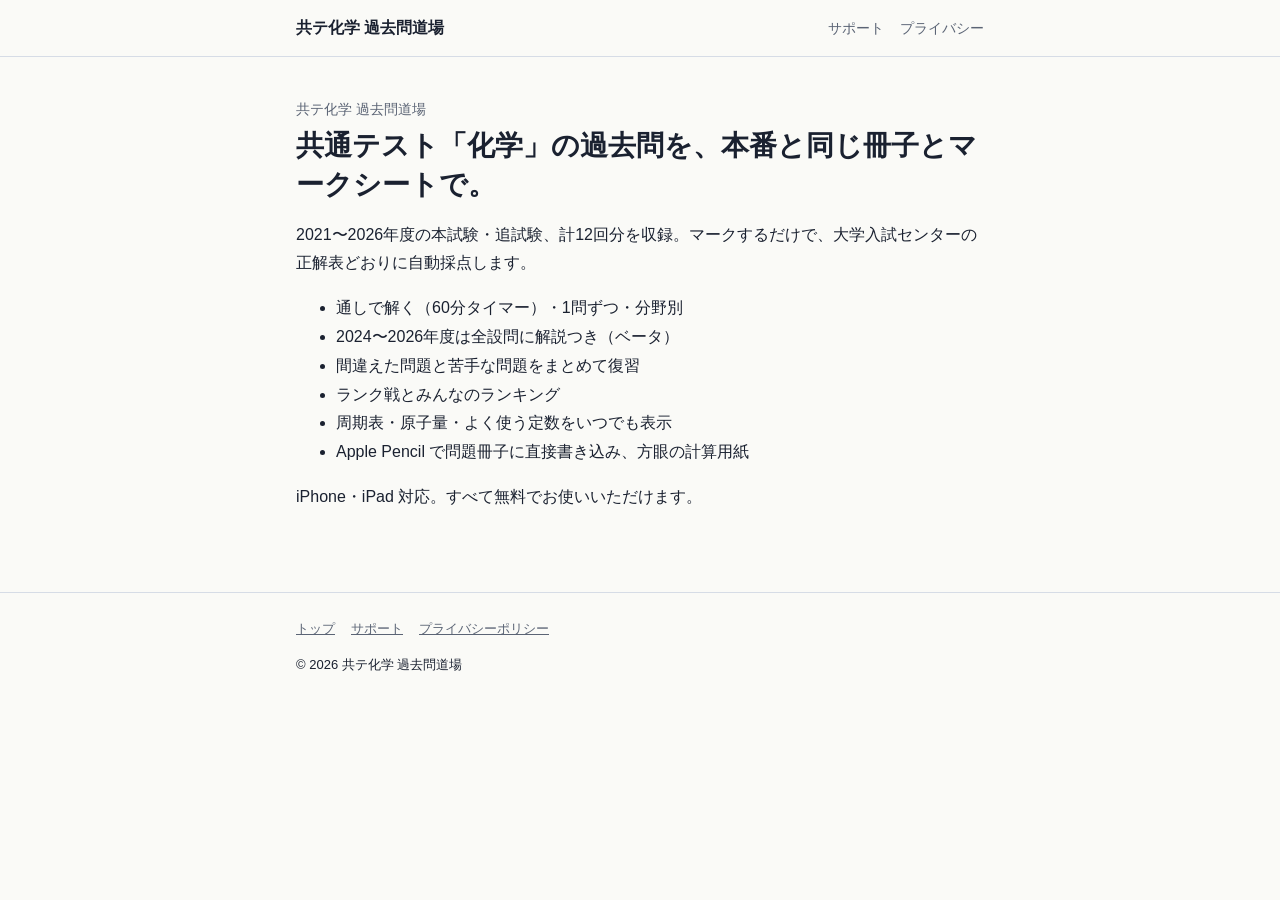
<file: index.html>
<!doctype html><html lang="ja"><head><meta charset="utf-8"><meta name="viewport" content="width=device-width,initial-scale=1"><link rel="stylesheet" href="style.css"><title>トップ｜共テ化学 過去問道場</title></head><body><header><div class="wrap"><a class="brand" href="./">共テ化学 過去問道場</a><nav><a href="support.html">サポート</a><a href="privacy.html">プライバシー</a></nav></div></header>
<main><div class="wrap">
<p class="eyebrow">共テ化学 過去問道場</p>
<h1>共通テスト「化学」の過去問を、本番と同じ冊子とマークシートで。</h1>
<p>2021〜2026年度の本試験・追試験、計12回分を収録。マークするだけで、大学入試センターの正解表どおりに自動採点します。</p>
<ul><li>通しで解く（60分タイマー）・1問ずつ・分野別</li><li>2024〜2026年度は全設問に解説つき（ベータ）</li><li>間違えた問題と苦手な問題をまとめて復習</li><li>ランク戦とみんなのランキング</li><li>周期表・原子量・よく使う定数をいつでも表示</li><li>Apple Pencil で問題冊子に直接書き込み、方眼の計算用紙</li></ul>
<p>iPhone・iPad 対応。すべて無料でお使いいただけます。</p>
</div></main><footer><div class="wrap"><a href="./">トップ</a><a href="support.html">サポート</a><a href="privacy.html">プライバシーポリシー</a><p>© 2026 共テ化学 過去問道場</p></div></footer></body></html>
</file>
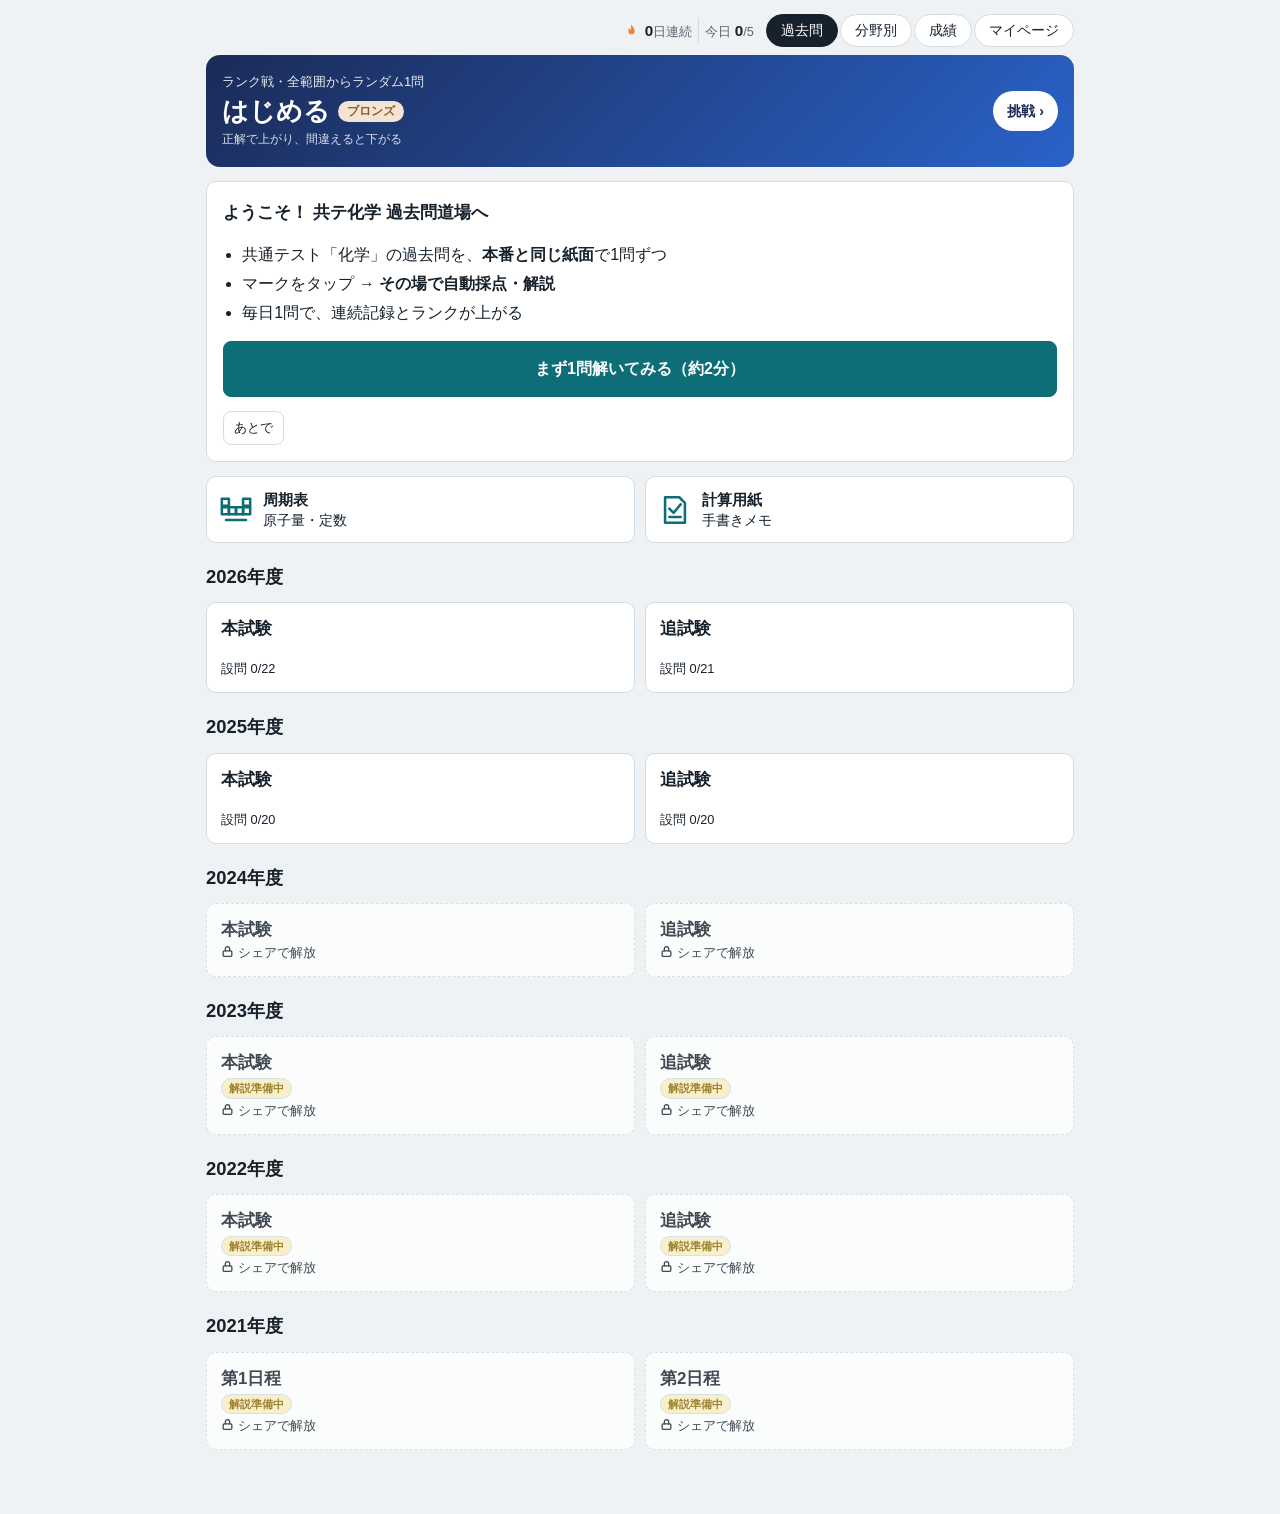
<file: app/index.html>
<!doctype html><html lang="ja"><head><meta charset="utf-8"><meta name="viewport" content="width=device-width,initial-scale=1,viewport-fit=cover"><title>共テ化学 過去問道場</title>
<style>
[hidden]{display:none!important}
:root{
 --paper:#EEF2F4;--sheet:#fff;--ink:#16212B;--muted:#5A6672;--line:#D3DCE2;
 --brand:#0E6E78;--brand-soft:#DDF0F1;--navy:#1F3A7A;
 --mark:#C8324A;--mark-soft:#FBE7EA;--ok:#1F7A5A;--ok-soft:#E1F2EA;--ng:#B4372D;--ng-soft:#FBE8E5;
 --amber:#9A6200;--amber-soft:#FBF0D9;
 --f:"Hiragino Sans","Hiragino Kaku Gothic ProN","Noto Sans JP","Yu Gothic",sans-serif;
 --mono:"Helvetica Neue","Hiragino Sans","Hiragino Kaku Gothic ProN",sans-serif;
 padding-top:env(safe-area-inset-top,0px)}
@media (prefers-color-scheme:dark){:root{--paper:#10161B;--sheet:#192229;--ink:#E5EBEF;--muted:#98A6B1;--line:#2C3A44;--brand:#4FC1CB;--brand-soft:#13343A;--navy:#93ABF2;--mark:#F06A7E;--mark-soft:#3A1D24;--ok:#5CC79B;--ok-soft:#15302A;--ng:#F08070;--ng-soft:#3A1F1B;--amber:#F2C25B;--amber-soft:#3A2F14;color-scheme:dark}}
*{box-sizing:border-box}
body{margin:0;background:var(--paper);color:var(--ink);font-family:var(--f);font-size:16px;line-height:1.7;-webkit-font-smoothing:antialiased;-webkit-tap-highlight-color:transparent}
button{font-family:inherit;color:inherit}
.wrap{max-width:900px;margin:0 auto;padding:14px 16px calc(96px + env(safe-area-inset-bottom,0px))}
header.top{display:flex;align-items:center;justify-content:space-between;gap:12px;margin-bottom:8px;min-height:24px}
.vh{position:absolute;width:1px;height:1px;overflow:hidden;clip:rect(0 0 0 0)}
.streakp{margin-left:auto;display:flex;align-items:center;gap:6px;font-size:.8rem;color:var(--muted);white-space:nowrap}.streakp b{color:var(--ink);font-size:.95rem}.streakp svg{width:15px;height:15px;fill:#F0812E}.streakp .td{border-left:1px solid var(--line);padding-left:6px}.streakp .td.ok{color:var(--ok)}
.brand h1{margin:0;font-size:1.45rem;font-weight:800;letter-spacing:.02em;line-height:1.2}
.brand h1 b{color:var(--brand)}
.brand small{display:block;font-size:.76rem;color:var(--muted)}
nav.tabs{position:fixed;left:0;right:0;bottom:0;z-index:6;display:grid;grid-template-columns:repeat(4,1fr);gap:2px;background:var(--sheet);border-top:1px solid var(--line);padding:4px 6px calc(4px + env(safe-area-inset-bottom,0px))}
nav.tabs button{border:0;border-radius:10px;background:transparent;display:flex;flex-direction:column;align-items:center;justify-content:center;gap:2px;padding:6px 2px;font-size:.7rem;min-height:54px;color:var(--muted);cursor:pointer}
nav.tabs svg{width:22px;height:22px;fill:none;stroke:currentColor;stroke-width:1.8;stroke-linecap:round;stroke-linejoin:round}
nav.tabs button[aria-current="true"]{background:var(--brand-soft);color:var(--brand)}
@media (min-width:760px){.wrap{padding-bottom:64px}nav.tabs{position:static;display:flex;border:0;padding:0;background:transparent}nav.tabs button{flex-direction:row;border:1px solid var(--line);border-radius:999px;min-height:auto;padding:6px 14px;font-size:.88rem;background:var(--sheet);color:var(--ink)}nav.tabs svg{display:none}nav.tabs button[aria-current="true"]{background:var(--ink);color:var(--sheet);border-color:var(--ink)}}
.sheet{background:var(--sheet);border:1px solid var(--line);border-radius:10px;padding:16px}
.stack{display:flex;flex-direction:column;gap:14px}
.row{display:flex;flex-wrap:wrap;gap:8px;align-items:center}
.muted{color:var(--muted)}.small{font-size:.82rem}.note{font-size:.8rem;color:var(--muted);margin:0}
.num{font-family:var(--mono);font-variant-numeric:tabular-nums}
h2{font-size:1.08rem;margin:0}h3{font-size:.95rem;margin:0}
.btn{border:1px solid var(--line);background:var(--sheet);padding:8px 14px;border-radius:8px;cursor:pointer;font-size:.9rem;min-height:42px}
.btn.sm{min-height:34px;padding:4px 10px;font-size:.8rem}
.btn.pri{background:var(--brand);border-color:var(--brand);color:#fff;font-weight:700}
.btn.big{width:100%;min-height:56px;font-size:1rem}
.btn:disabled{opacity:.45}
.seg{display:inline-flex;border:1px solid var(--line);border-radius:999px;overflow:hidden;background:var(--sheet)}
.seg button{border:0;background:transparent;padding:5px 12px;font-size:.84rem;cursor:pointer;min-height:34px}
.seg button[aria-pressed="true"]{background:var(--brand);color:#fff}
.chip{display:inline-flex;align-items:center;font-size:.72rem;border:1px solid var(--line);padding:0 8px;border-radius:999px;color:var(--muted);white-space:nowrap;line-height:1.7}
.chip.t-理論{border-color:transparent;background:#E3EAFB;color:#2A4FA8}.chip.t-無機{border-color:transparent;background:#E0F2EC;color:#1D7357}.chip.t-有機{border-color:transparent;background:#FBEBD9;color:#9A5A12}.chip.t-総合{border-color:transparent;background:#EFE5FA;color:#6B3FA8}
@media (prefers-color-scheme:dark){.chip.t-理論{background:#1E2A47;color:#9FB8F5}.chip.t-無機{background:#163329;color:#7DD5B3}.chip.t-有機{background:#3A2A16;color:#F2BE7F}.chip.t-総合{background:#2E2343;color:#C9A8F2}}
.meter{height:7px;background:var(--paper);border-radius:4px;overflow:hidden}.meter i{display:block;height:100%;background:var(--brand)}
.warn{background:var(--amber-soft);border-radius:8px;padding:10px 12px;font-size:.85rem}
.toast{position:fixed;left:50%;transform:translateX(-50%);bottom:calc(80px + env(safe-area-inset-bottom,0px));background:var(--ink);color:var(--sheet);padding:8px 16px;border-radius:999px;font-size:.86rem;z-index:30;max-width:90vw;text-align:center}
input[type=text]{font:inherit;font-size:16px;border:1px solid var(--line);background:var(--sheet);color:var(--ink);border-radius:6px;padding:6px 8px;min-width:0}
.setline{display:flex;justify-content:space-between;gap:12px;align-items:center}
/* home */
.yearh{font-weight:800;font-size:1.15rem;margin:4px 0 -4px}
.sets{display:grid;grid-template-columns:minmax(0,1fr) minmax(0,1fr);gap:10px}.setc{min-width:0}
.setc{display:flex;flex-direction:column;gap:4px;text-align:left;background:var(--sheet);border:1px solid var(--line);border-radius:10px;padding:14px;cursor:pointer;font-size:.9rem}
.setc .k{font-weight:800;font-size:1.05rem}
.setc .b{font-size:.78rem;color:var(--muted)}
.setc .sc{font-weight:800;color:var(--brand);font-size:1.1rem}
.daily{display:flex;align-items:center;gap:14px;background:var(--sheet);border:1px solid var(--line);border-radius:12px;padding:12px 14px}.daily .fire{font-size:1.05rem;white-space:nowrap;display:flex;align-items:center;gap:3px}.daily .fire svg{width:24px;height:24px;fill:#F0812E}.daily .fire b{font-size:1.4rem}.daily .goal{flex:1;display:flex;flex-direction:column;gap:5px;font-size:.95rem}.daily.ok{border-color:var(--ok)}.daily.ok .meter i{background:var(--ok)}
.tools{display:grid;grid-template-columns:1fr 1fr;gap:10px}
.tool{display:flex;gap:10px;align-items:center;text-align:left;background:var(--sheet);border:1px solid var(--line);border-radius:10px;padding:12px;cursor:pointer;font-size:.86rem;line-height:1.4}
.tool svg{flex:none;width:34px;height:34px;fill:none;stroke:var(--brand);stroke-width:1.8;stroke-linecap:round;stroke-linejoin:round}
.tool b{display:block;font-size:.95rem}
.resume{border:2px solid var(--brand)}
/* 大問リスト */
.qrow{display:grid;grid-template-columns:auto minmax(0,1fr) auto;gap:10px;align-items:center;padding:10px 0;border-top:1px solid var(--line)}
.qrow:first-child{border-top:0}
.qrow .qn{font-weight:800;width:3.4em}
.qrow .meta{font-size:.78rem;color:var(--muted)}
.topics{display:grid;grid-template-columns:1fr 1fr;gap:10px}
.topic{display:flex;flex-direction:column;gap:6px;text-align:left;background:var(--sheet);border:1px solid var(--line);border-radius:10px;padding:14px;cursor:pointer}
.topic .nm{font-weight:800;font-size:1.05rem}
.topic .d{font-size:.76rem;color:var(--muted);line-height:1.5}
/* 成績 */
.tiles{display:grid;grid-template-columns:repeat(2,1fr);gap:10px}
@media (min-width:640px){.tiles{grid-template-columns:repeat(4,1fr)}}
.tile{background:var(--sheet);border:1px solid var(--line);border-radius:10px;padding:12px}
.tile .v{font-weight:800;font-size:1.5rem;line-height:1.2}
.tile .l{font-size:.76rem;color:var(--muted)}
.hrow{display:grid;grid-template-columns:minmax(0,1fr) auto;gap:8px;align-items:center;padding:9px 0;border-top:1px solid var(--line);cursor:pointer}
.hrow .s{font-weight:800}
.trow{display:grid;grid-template-columns:4.2em minmax(0,1fr) 3.4em;gap:10px;align-items:center;font-size:.86rem}
.rkr{display:grid;grid-template-columns:2.2em minmax(0,1fr) auto;gap:8px;padding:6px 4px;border-top:1px solid var(--line);font-size:.88rem}
.rkr.me{background:var(--brand-soft);border-radius:6px}
.rkno{font-weight:800;text-align:center}
.rkscroll{max-height:320px;overflow:auto}
/* 結果 */
.score{display:flex;align-items:baseline;gap:8px}.score .big{font-size:2.6rem;font-weight:800;line-height:1;color:var(--brand)}
table.rt{width:100%;border-collapse:collapse;font-size:.86rem}
table.rt th,table.rt td{padding:6px 4px;border-bottom:1px solid var(--line);text-align:center}
.perfect{font-size:2rem;font-weight:900;color:var(--mark);letter-spacing:.08em;animation:pf .6s cubic-bezier(.2,1.6,.4,1)}@keyframes pf{from{transform:scale(.4);opacity:0}to{transform:none;opacity:1}}
table.rt th{font-weight:500;color:var(--muted);font-size:.76rem}
table.rt td.l{text-align:left}
td.okc{color:var(--ok);font-weight:800}td.ngc{color:var(--ng);font-weight:800}
/* ===== 演習画面 ===== */
body.in-exam{overflow:hidden}
body.in-exam nav.tabs,body.in-exam .wrap{display:none}
.exam{position:fixed;inset:0;z-index:8;background:var(--paper);padding-top:env(safe-area-inset-top,0px);display:flex;flex-direction:column}
.exhead{display:flex;align-items:center;gap:6px;padding:6px 8px;background:var(--sheet);border-bottom:1px solid var(--line)}
.exhead .ttl{flex:1;min-width:0;font-size:.84rem;line-height:1.25;overflow:hidden}
.exhead .ttl b{display:block;white-space:nowrap;overflow:hidden;text-overflow:ellipsis}
.exhead .ttl span{color:var(--muted);font-size:.74rem;white-space:nowrap}
.ib{border:1px solid var(--line);background:var(--sheet);border-radius:8px;min-width:42px;height:40px;padding:0 8px;font-size:.74rem;line-height:1.1;cursor:pointer;display:inline-flex;flex-direction:column;align-items:center;justify-content:center;gap:1px}
.ib svg{width:18px;height:18px;fill:none;stroke:currentColor;stroke-width:1.8;stroke-linecap:round;stroke-linejoin:round}
.ib.on{background:var(--ink);color:var(--sheet);border-color:var(--ink)}
.tmr{font-family:var(--mono);font-variant-numeric:tabular-nums;font-weight:700;font-size:.95rem;min-width:62px}
.tmr.over{color:var(--ng);border-color:var(--ng)}.tmr.paused{opacity:.55}
.exbody{flex:1;min-height:0;position:relative;display:flex}
.pane{position:relative;min-height:0;overflow:auto;-webkit-overflow-scrolling:touch}
.pdfpane{flex:1;background:#8C969E}
@media (prefers-color-scheme:dark){.pdfpane{background:#0B0F12}}
.pages{display:flex;flex-direction:column;gap:8px;padding:8px;margin:0 auto}
.pg{position:relative;background:#fff;width:100%;box-shadow:0 1px 4px rgba(0,0,0,.25)}
.clip{overflow:hidden;width:100%;background:#fff;box-shadow:0 1px 4px rgba(0,0,0,.25);flex:none}.clip .pg{box-shadow:none}
.exam.one .scorebox{display:none}.exam.one .pdfpane{background:var(--paper)}.exam.one .pages{padding-bottom:70px}.exam.one .widebtn{background:var(--sheet);color:var(--ink);border:1px solid var(--line)}
.widebtn{align-self:center;border:0;border-radius:999px;background:rgba(255,255,255,.92);color:#16212B;font:inherit;font-size:.82rem;font-weight:700;padding:6px 14px;cursor:pointer}
.pg canvas.pc{position:absolute;inset:0;width:100%;height:100%;z-index:1}
.pg .ld{position:absolute;top:40%;left:0;right:0;text-align:center;color:#999;font-size:.8rem}.pg .pno{z-index:3;position:absolute;right:6px;bottom:4px;font-size:.66rem;color:#888;font-family:var(--mono)}
.inkcv{position:absolute;left:0;top:0;pointer-events:none;z-index:2}
.zoomctl{position:sticky;bottom:10px;float:right;margin:-50px 10px 0 0;display:flex;gap:4px;z-index:3}
.zoomctl button{width:40px;height:40px;border-radius:50%;border:1px solid var(--line);background:var(--sheet);font-size:1.1rem;box-shadow:0 2px 8px rgba(0,0,0,.2);cursor:pointer}
.sheetpane{width:340px;flex:none;background:var(--sheet);border-left:1px solid var(--line);padding:10px 10px 30px}
.msec{margin-bottom:14px}
.msh{display:flex;gap:6px;align-items:center;padding:6px 2px;position:sticky;top:-10px;background:var(--sheet);z-index:1}
.msh b{font-size:.95rem}
.msh .lnk{margin-left:auto;border:0;background:none;color:var(--brand);font-size:.78rem;cursor:pointer;padding:4px}
.mrow{display:grid;grid-template-columns:30px minmax(0,1fr);gap:4px;align-items:center;padding:3px 0;border-top:1px dashed var(--line)}
.mrow .bn{font-family:var(--mono);font-weight:700;font-size:.82rem;text-align:center;background:var(--ink);color:var(--sheet);border-radius:4px;line-height:1.6}
.bubs{display:grid;grid-template-columns:repeat(10,1fr);gap:2px}
.bb{height:34px;border:0;background:none;padding:0;cursor:pointer;display:flex;align-items:center;justify-content:center}
.bb i{display:flex;align-items:center;justify-content:center;width:20px;height:29px;border:1.5px solid var(--mark);border-radius:50%;font-style:normal;font-family:var(--mono);font-size:.74rem;color:var(--mark)}
.bb.sel i{background:var(--mark);color:#fff}
.mrow.done .bb{cursor:default}
.bb.right i{border-color:var(--ok);box-shadow:0 0 0 2px var(--ok)}
.bb.sel.right i{background:var(--ok);border-color:var(--ok);color:#fff}
.bb.sel.wrong i{background:var(--ng);border-color:var(--ng)}
.mrow .res{grid-column:2;font-size:.72rem;color:var(--muted);margin-top:-2px}
.mrow .res b.o{color:var(--ok)}.mrow .res b.x{color:var(--ng)}
.gnote{font-size:.72rem;color:var(--muted);padding:0 0 2px 34px}
.gradebar{padding-top:8px}
.mpanel{display:flex;flex-direction:column;flex:none;width:340px;min-height:0;background:var(--sheet);border-left:1px solid var(--line)}
.mpanel .sheetpane{flex:1;width:auto;border-left:0}
.mhandle{display:none}
@media (max-width:899px),(orientation:portrait){
 .exbody{flex-direction:column}
 .mpanel{width:auto;border-left:0;border-top:1px solid var(--line);height:38%;box-shadow:0 -4px 14px rgba(0,0,0,.12);padding-bottom:env(safe-area-inset-bottom,0px)}
 .exam[data-p="fold"] .mpanel{height:auto}.exam[data-p="fold"] .sheetpane{display:none}
 .exam[data-p="sheet"] .mpanel{height:auto;flex:1}.exam[data-p="sheet"] .pdfpane{display:none}
 .mhandle{display:flex;align-items:center;gap:6px;padding:6px 8px;border-bottom:1px solid var(--line)}
 .mhandle b{font-size:.95rem}.mhandle .num{font-size:.85rem;color:var(--muted)}
 .mhandle .sp{flex:1}
 .mhandle button{min-width:40px;height:36px;border:1px solid var(--line);background:var(--sheet);border-radius:8px;font-size:.85rem;font-weight:700;cursor:pointer;padding:0 10px}
 .mhandle button.on{background:var(--ink);color:var(--sheet);border-color:var(--ink)}
 .exam:not([data-p="sheet"]) .msec:not(.cur){display:none}
 .exam:not([data-p="sheet"]) .msh,.exam:not([data-p="sheet"]) .gradebar{display:none}
 .sheetpane{padding:6px 10px 12px}
}
@media (orientation:portrait) and (min-width:700px){.exam:not([data-p="sheet"]) .mpanel{height:auto;max-height:34%}.exam:not([data-p="sheet"]) .msec.cur{display:grid;grid-template-columns:1fr 1fr;column-gap:18px}.exam:not([data-p="sheet"]) .msec.cur .gnote{grid-column:1/-1}}
@media (min-width:1100px) and (orientation:landscape){.mpanel{width:380px}}
/* 設問1つ：マーク欄は小さく、採点ボタンをその場に出す */
.exam.one:not([data-p="fold"]) .gradebar{display:block!important;padding:8px 0 4px}
@media (max-width:899px),(orientation:portrait){.exam.one:not([data-p="sheet"]) .mpanel{height:auto;max-height:46%}}

/* 書き込みツール */
#inkbar{position:fixed;right:calc(8px + env(safe-area-inset-right,0px));top:50%;transform:translateY(-50%);z-index:25;display:flex;flex-direction:column;gap:4px;background:var(--sheet);border:1px solid var(--line);border-radius:16px;padding:6px;box-shadow:0 6px 24px rgba(16,24,40,.22)}
#inkbar button{width:44px;height:40px;border-radius:10px;border:1.5px solid transparent;background:transparent;display:grid;place-items:center;font-size:.66rem;line-height:1.1;padding:0;cursor:pointer}
#inkbar button.on{background:var(--brand-soft);border-color:var(--brand)}
#inkbar hr{border:0;border-top:1px solid var(--line);margin:2px 4px;width:36px}
#inkbar .dot{width:18px;height:18px;border-radius:50%}
body.inkbarH #inkbar{flex-direction:row;align-items:center;top:auto;left:50%;right:auto;transform:translateX(-50%);padding:3px 5px;gap:1px;border-radius:999px;max-width:calc(100% - 16px);background:color-mix(in srgb,var(--sheet) 88%,transparent);-webkit-backdrop-filter:blur(14px);backdrop-filter:blur(14px)}
body.inkbarH #inkbar button{width:38px;height:38px;border-radius:999px}body.inkbarH #inkbar hr{width:0;height:22px;border-top:0;border-left:1px solid var(--line);margin:0 3px}
#inkbar button{color:var(--ink)}#inkbar svg{width:20px;height:20px;fill:none;stroke:currentColor;stroke-width:1.8;stroke-linecap:round;stroke-linejoin:round}#inkbar .done{width:auto!important;white-space:nowrap;padding:0 10px!important;font-size:.8rem!important;font-weight:700;color:var(--brand)}
body.inkbarH .pages{padding-bottom:64px}body.inkbarH .zoomctl{display:none}
body.inking .frank{display:flex;align-items:center;gap:10px;width:100%;padding:10px 4px;border:0;border-top:1px solid var(--line);background:none;color:var(--ink);font:inherit;cursor:pointer;text-align:left}.frank .frs{flex:1;display:flex;align-items:center;gap:8px}
.weakb{border:1px solid var(--line);background:var(--sheet);color:var(--muted);border-radius:999px;font:inherit;font-size:.74rem;padding:2px 9px;margin-left:6px;cursor:pointer;white-space:nowrap}.weakb.on,.mhandle .weakb.on{color:#B7791F;border-color:#E9B949;background:#FFF6DC}.mhandle .weakb{width:auto;height:auto}
.wkst{color:#B7791F;font-size:.74rem;font-weight:700}
.fixnote{margin:6px 8px;padding:8px 10px;border-radius:10px;background:#fff6dc;border:1px solid #f0d58a;color:#5a4300;font-size:13px;line-height:1.5}
.frgo{font-weight:700;color:var(--brand);white-space:nowrap}
.rankbtn{display:flex;align-items:center;gap:10px;width:100%;padding:14px;border:0;border-radius:12px;background:linear-gradient(120deg,#1F2F66,#2A5BC4);color:#fff;font:inherit;cursor:pointer;text-align:left}.rankbtn>span:first-child{flex:1;display:flex;flex-direction:column}.rankbtn small{opacity:.85;font-size:.78rem}.rankbtn .frgo{background:#fff;color:#1F2F66;border-radius:999px;padding:6px 12px}
#inkbar .hl{width:22px;height:10px;border-radius:3px;background:#F5C518;opacity:.75}
/* モーダル（周期表・計算用紙） */
.modal{position:fixed;inset:0;z-index:20;background:rgba(10,16,22,.45);display:flex;align-items:flex-end;justify-content:center}
@media (min-width:760px){.modal{align-items:center}}
.mbox{background:var(--sheet);width:100%;max-width:1000px;max-height:calc(100% - env(safe-area-inset-top,0px) - 20px);overflow:auto;border-radius:16px 16px 0 0;padding:12px 14px calc(16px + env(safe-area-inset-bottom,0px))}
@media (min-width:760px){.mbox{border-radius:16px;max-height:92%}}
.mhead{display:flex;align-items:center;gap:8px;position:sticky;top:-12px;background:var(--sheet);padding:4px 0 8px;z-index:2}
.mhead h2{flex:1}
.ptwrap{overflow-x:auto;-webkit-overflow-scrolling:touch;padding-bottom:4px}
.pt{display:grid;grid-template-columns:repeat(18,minmax(38px,1fr));gap:2px;min-width:700px}
.el{border:0;border-radius:4px;padding:2px 1px;text-align:center;line-height:1.1;cursor:pointer;background:#EEF1F4;color:#16212B;min-height:46px;display:flex;flex-direction:column;align-items:center;justify-content:center}
.el .z{font-size:.56rem;opacity:.7}.el .s{font-weight:800;font-size:.95rem}.el .m{font-size:.54rem;font-family:var(--mono)}
.el.nm{background:#DCE9FB}.el.tr{background:#FBEBCF}.el.ng{background:#E9DEFA}.el.hg{background:#DDF1EA}
.el.ph{background:transparent;border:1px dashed #AAB4BD;color:var(--muted);font-size:.6rem}
.el.on{outline:3px solid var(--mark)}
.el .gas{color:#2A62C9}.el .liq{color:#C8324A}
.gh{font-size:.6rem;text-align:center;color:var(--muted);align-self:end}
.ptinfo{min-height:52px;margin:8px 0;padding:8px 12px;border-radius:8px;background:var(--brand-soft);font-size:.9rem}
.ptinfo b{font-size:1.2rem}
.pthint{display:none}@media (max-width:760px){.pthint{display:block;margin-bottom:4px}}.legend{display:flex;flex-wrap:wrap;gap:6px 12px;font-size:.72rem;color:var(--muted);margin:4px 0}
.legend i{display:inline-block;width:12px;height:12px;border-radius:3px;vertical-align:-2px;margin-right:3px}
.qa{display:grid;grid-template-columns:repeat(auto-fill,minmax(84px,1fr));gap:6px}
.qa div{border:1px solid var(--line);border-radius:6px;padding:4px 6px;font-size:.84rem;display:flex;justify-content:space-between;gap:4px}
.qa b{font-weight:800}
.consts{display:grid;grid-template-columns:1fr;gap:4px;font-size:.86rem}
@media (min-width:640px){.consts{grid-template-columns:1fr 1fr}}
.consts div{border-bottom:1px solid var(--line);padding:4px 0}
.memo{position:fixed;inset:0;z-index:18;background:var(--sheet);display:flex;flex-direction:column;padding-top:env(safe-area-inset-top,0px)}
.memopad{flex:1;position:relative;overflow:hidden;touch-action:none;background-color:#FFFEF8;background-image:linear-gradient(#E4E9EE 1px,transparent 1px),linear-gradient(90deg,#E4E9EE 1px,transparent 1px);background-size:24px 24px}
@media (prefers-color-scheme:dark){.memopad{background-color:#161C21;background-image:linear-gradient(#25303A 1px,transparent 1px),linear-gradient(90deg,#25303A 1px,transparent 1px)}}
body.inking .pg{touch-action:none}
html{touch-action:manipulation}
.expl,.sx{border:1px solid var(--line);border-radius:8px;margin:6px 0;background:var(--sheet)}
.expl summary,.sx summary{list-style:none;display:flex;gap:8px;align-items:center;padding:8px 10px;cursor:pointer;font-size:.88rem}.expl summary::-webkit-details-marker,.sx summary::-webkit-details-marker{display:none}
.expl summary::after,.sx summary::after{content:'▾';margin-left:auto;color:var(--muted)}.expl[open] summary::after,.sx[open] summary::after{content:'▴'}
.expl .eans{font-size:.82rem}.ebody{padding:0 12px 12px;display:flex;flex-direction:column;gap:8px;align-items:flex-start}
.etext{line-height:1.8;font-size:.92rem;white-space:normal}.erow{font-size:.86rem}
.slist{display:flex;flex-direction:column}.sx.ng{border-color:var(--ng)}.sx .sxt{display:flex;flex-direction:column;line-height:1.35}.sx .sxa{font-size:.82rem;margin-left:auto}.sx summary::after{margin-left:6px}
.stepv{display:flex;flex-direction:column;align-items:center;gap:2px;font-size:1.5rem;font-weight:900;padding:6px 0 8px}.stepv.ok{color:var(--ok)}.stepv.ng{color:var(--ng)}.stepv .small{font-size:.78rem;font-weight:500;color:var(--muted)}
.explcard{background:var(--sheet);border-radius:10px;padding:14px;border:1px solid var(--line);display:flex;flex-direction:column;gap:8px;color:var(--ink)}
/* v1.0 追加：設問・分野・ランク戦 */
.lead{margin:0;font-size:.95rem;line-height:1.65}
.pbar{display:flex;height:7px;background:var(--paper);border-radius:4px;overflow:hidden}.pbar i{display:block;height:100%}.pbar i.ok{background:var(--ok)}.pbar i.ng{background:var(--ng);opacity:.75}
.setc .info{font-size:.8rem}.setc .foot{display:flex;justify-content:space-between;align-items:baseline;gap:6px;font-size:.8rem;flex-wrap:wrap}.setc .foot .sc{font-size:.95rem;white-space:nowrap}.setc .foot>span{white-space:nowrap}.setc .pbar{margin:4px 0 2px}
.rankcard{display:flex;align-items:center;gap:12px;text-align:left;width:100%;background:linear-gradient(135deg,#1B2B57,#2A62C9);color:#fff;border:0;border-radius:14px;padding:16px;cursor:pointer;font:inherit}
.rankcard .rkt{flex:1;display:flex;flex-direction:column;gap:4px;min-width:0}.rankcard .rkl{font-size:.82rem;opacity:.9}.rankcard .rkv{display:flex;align-items:center;gap:8px}.rankcard .rkv b{font-size:1.6rem;line-height:1.1}.rankcard .rks{font-size:.78rem;opacity:.85}
.rankcard .rkbar{height:6px;background:rgba(255,255,255,.25);border-radius:3px;overflow:hidden}.rankcard .rkbar i{display:block;height:100%;background:#FFD54A}
.rankcard .rkgo{background:#fff;color:#1B2B57;font-weight:800;border-radius:999px;padding:8px 14px;white-space:nowrap;font-size:.9rem}
.tierb{display:inline-block;font-size:.74rem;font-weight:800;padding:1px 9px;border-radius:999px;line-height:1.6}
.tb0{color:#8A5A2B;background:#F3E4D4}.tb1{color:#56616D;background:#E4E8EE}.tb2{color:#8A6700;background:#FBEFC2}.tb3{color:#1C7772;background:#D6F1EE}.tb4{color:#2A62C9;background:#DDE8FB}.tb5{color:#7A3FC0;background:#ECE0FA}.tb6{color:#B0263A;background:#FBDDE1}
.facts{display:flex;flex-wrap:wrap;gap:6px}.facts span{background:var(--paper);border-radius:6px;padding:2px 10px;font-size:.85rem;font-weight:700}.facts .best{background:var(--brand-soft);color:var(--brand)}
.hint{margin:4px 0 6px;font-size:.84rem}
.qblk{border-top:1px solid var(--line);padding:4px 0 10px}.qblk .qrow{border-top:0}.qm{font-size:.8rem;margin-left:4px}
.subs{display:grid;grid-template-columns:repeat(auto-fill,minmax(112px,1fr));gap:6px}
.subb{display:flex;flex-direction:column;align-items:flex-start;gap:0;text-align:left;border:1px solid var(--line);background:var(--sheet);color:var(--ink);border-radius:8px;padding:6px 9px;cursor:pointer;font:inherit;line-height:1.35}
.subb b{font-size:.92rem}.subb span{font-size:.74rem}.subb.ok{border-color:var(--ok);background:var(--ok-soft)}.subb.ng{border-color:var(--ng);background:var(--ng-soft)}
.pageh{font-size:1.25rem}
.bigf{display:grid;gap:10px}@media (min-width:640px){.bigf{grid-template-columns:repeat(3,1fr)}}
.bigc{display:flex;flex-direction:column;gap:8px;text-align:left;background:var(--sheet);color:var(--ink);border:1px solid var(--line);border-radius:12px;padding:14px;cursor:pointer;font:inherit}
.bigc .bh,.fhead{display:flex;justify-content:space-between;align-items:center;gap:8px}.bigc .bh .chip{font-size:1rem;padding:2px 12px}.bigc .bd{font-size:.86rem;line-height:1.5}
.bigc .bf{display:flex;gap:12px;font-size:.82rem;align-items:center}.bigc .bf .chev{margin-left:auto}
.chev{font-size:1.3rem;color:var(--muted);line-height:1}
.tlist{display:flex;flex-direction:column;background:var(--sheet);border:1px solid var(--line);border-radius:12px;overflow:hidden}
.srow{display:flex;align-items:center;gap:12px;padding:13px 14px;border:0;border-top:1px solid var(--line);background:none;color:var(--ink);text-align:left;cursor:pointer;font:inherit}.srow:first-child{border-top:0}
.srow .sbody{flex:1;display:flex;flex-direction:column;gap:6px;min-width:0}.srow .snm{font-weight:700}.srow .scnt{display:flex;flex-direction:column;align-items:flex-end;font-size:.86rem;line-height:1.3}
.yg{font-weight:800;font-size:.9rem;margin:10px 0 2px}.yg:first-child{margin-top:0}
.qline{display:flex;align-items:center;gap:10px;width:100%;padding:9px 2px;border:0;border-top:1px solid var(--line);background:none;color:var(--ink);text-align:left;cursor:pointer;font:inherit}.qline>span:nth-child(2){flex:1}
.mk{width:1.6em;height:1.6em;border-radius:50%;display:inline-flex;align-items:center;justify-content:center;font-weight:800;background:var(--paper);font-size:.85rem}.mk.ok{background:var(--ok-soft);color:var(--ok)}.mk.ng{background:var(--ng-soft);color:var(--ng)}
.verdict{text-align:center;align-items:stretch}.verdict.ok{border:2px solid var(--ok)}.verdict.ng{border:2px solid var(--ng)}
.verdict .vsub{display:flex;flex-wrap:wrap;gap:6px;justify-content:center;align-items:center;font-size:.9rem}.verdict .vbig{font-size:2rem;font-weight:900}.verdict.ok .vbig{color:var(--ok)}.verdict.ng .vbig{color:var(--ng)}.verdict .row{justify-content:center}
.ratebox{display:flex;justify-content:center;align-items:center;gap:10px;background:var(--paper);border-radius:10px;padding:10px;flex-wrap:wrap}.ratebox b{font-size:1.5rem}.ratebox .up{color:var(--ok);font-weight:800}.ratebox .dn{color:var(--ng);font-weight:800}
.sheet.ratebox{background:var(--sheet)}
.promo{font-weight:900;font-size:1.15rem;color:#8A6700;background:#FBEFC2;border-radius:10px;padding:8px}
.rkbar2{flex-basis:100%;height:6px;background:var(--line);border-radius:3px;overflow:hidden}.rkbar2 i{display:block;height:100%;background:#E2B100}
.fcard{display:flex;flex-direction:column;gap:8px;text-align:left;color:var(--ink);font:inherit;cursor:pointer;width:100%}.fcard>span{width:100%;box-sizing:border-box}.bigc>span,.srow .sbody>span{width:100%}
.frow{display:grid;grid-template-columns:minmax(0,9em) minmax(0,1fr) 3.2em;gap:10px;align-items:center;font-size:.86rem;padding:3px 0}
.dlrow{display:flex;justify-content:space-between;align-items:center;gap:8px;padding:8px 0;border-top:1px solid var(--line)}
#inkbar .wl{display:block;width:18px;margin:0 auto 2px;background:currentColor;border-radius:3px}
.chip.beta{font-size:.68rem;padding:0 7px;vertical-align:middle;background:#FBEFC2;color:#8A6700;font-weight:700}
.setc.lock{opacity:.8;border-style:dashed}
details.sheet summary{cursor:pointer;padding:2px 0}
details.sheet[open] summary{margin-bottom:8px}
.tip{display:flex;gap:8px;align-items:flex-start;background:var(--sheet);border:1px solid var(--line);border-left:4px solid var(--brand);border-radius:10px;padding:10px 12px;font-size:.88rem;line-height:1.6}
.tipx{border:0;background:none;font-size:1rem;color:inherit;opacity:.5;padding:0 4px;margin-left:auto;cursor:pointer}
.rkhead{display:flex;justify-content:space-between;align-items:center;gap:8px}
.linkb{border:0;background:none;color:var(--brand);font-size:.85rem;padding:4px 0;cursor:pointer;max-width:55%;overflow:hidden;text-overflow:ellipsis;white-space:nowrap}
.rkme{display:flex;gap:16px;align-items:center;background:var(--brand-soft);border-radius:12px;padding:14px 16px}
.rkpos{display:flex;align-items:baseline;gap:2px;white-space:nowrap}.rkpos b{font-size:2.2rem;line-height:1;color:var(--brand)}.rkpos span{font-weight:700}.rkpos small{color:var(--muted);margin-left:6px;font-size:.8rem}
.rkmine{flex:1;min-width:0;display:flex;flex-direction:column;gap:4px}.rkmine b{font-size:1.15rem}
.rbar{display:block;height:8px;border-radius:99px;background:var(--line);overflow:hidden}.rbar i{display:block;height:100%;background:var(--brand);border-radius:99px}
.rklist{display:flex;flex-direction:column;gap:2px;margin-top:4px}
.rk2{display:grid;grid-template-columns:1.8em minmax(0,7em) minmax(0,1fr) 3.6em;gap:10px;align-items:center;padding:7px 6px;border-radius:8px;font-size:.9rem}
.rk2 .rbar{height:6px}.rk2.me{background:var(--brand-soft);font-weight:700}.rkn{overflow:hidden;text-overflow:ellipsis;white-space:nowrap}.rkn small{font-weight:400;color:var(--muted)}
.rkval{text-align:right;white-space:nowrap;font-weight:700}.rkval small{font-size:.75rem;font-weight:400;color:var(--muted);margin-left:2px}
.rkcard .seg{display:flex;width:100%}.rkcard .seg button{flex:1;padding:6px 4px}
.rkpos{min-width:4.6em;justify-content:center}
.rkmine b small{font-size:.8rem;font-weight:400;color:var(--muted);margin-left:3px}
.rkno{font-weight:800;text-align:center}.rkno.t1{color:#C9A227}.rkno.t2{color:#8E9AA6}.rkno.t3{color:#B87333}
.rkgap{text-align:center;color:var(--muted);line-height:1}
.tiles.tiles3{grid-template-columns:repeat(3,1fr)}.tile .v small{font-size:.8rem}
.fbig{width:100%;background:none;border:0;padding:6px 0;text-align:left;color:inherit;font:inherit;cursor:pointer}
.frow.fbig{grid-template-columns:4.4em minmax(0,1fr) 3.2em;padding:8px 0}
</style></head><body>
<div class="wrap">
 <header class="top">
  <h1 class="vh">共テ化学 過去問道場</h1><div class="streakp" id="streakP"></div>
  <nav class="tabs" id="tabs">
   <button data-v="home"><svg viewBox="0 0 24 24"><path d="M4 4h11l5 5v11H4z"/><path d="M15 4v5h5"/><path d="M8 13h8M8 17h5"/></svg>過去問</button>
   <button data-v="topic"><svg viewBox="0 0 24 24"><path d="M9 3h6M10 3v6l-5 9a2 2 0 0 0 2 3h10a2 2 0 0 0 2-3l-5-9V3"/><path d="M7 15h10"/></svg>分野別</button>
   <button data-v="stats"><svg viewBox="0 0 24 24"><path d="M4 20V10M10 20V4M16 20v-7M22 20H2"/></svg>成績</button>
   <button data-v="settings"><svg viewBox="0 0 24 24"><circle cx="12" cy="8" r="4"/><path d="M4 21c0-4.4 3.6-7 8-7s8 2.6 8 7"/></svg>マイページ</button>
  </nav>
 </header>
 <main id="app"></main>
</div>
<div id="examRoot"></div>
<div class="toast" id="toast" hidden></div>
<script>
'use strict';
/* ================= 収録データ（正解・配点は大学入試センター公表の正解表どおり） =================
 書式: 「大問.設問」のあと「解答番号=正解/配点」。13-14=1-3 は順序を問わず両方正解で得点、18+19+20=8+0+4 は全部正解で得点 */
const SETS=[
 {id:'k26',sub:'1.1@1:0.437:r1 1.2@2:0.121:r3 1.3@2:0.395:r3 1.4@3:0.121:r1 1.5@5:0.121:r2 2.1@7:0.176:r4 2.2@7:0.505:r5 2.3@8:0.121:r6 2.4@9:0.121:r7 3.1@12:0.176:i1 3.2@12:0.313:i1 3.3@13:0.121:i2 3.4@14:0.121:i3 3.5@15:0.121:i4 4.1@18:0.176:o4 4.2@19:0.121:o5 4.3@20:0.121:o5 4.4@21:0.121:o6 4.5@22:0.121:o6 5.1@24:0.203:i3 5.2@26:0.121:o7 5.3@28:0.121:o2',y:2026,kind:'本試験',file:'k26-booklet.pdf',pages:[1,7,12,18,24],tp:['理論','理論','無機','有機','総合'],
  key:'1.1 1=2/3 1.2 2=3/3 1.3 3=3/3 1.4 4=1/3 1.5 5=3/4 6=2/4 2.1 7=3/3 2.2 8=3/4 2.3 9=1/4 2.4 10=4/3 11=2/3 12=2/3 3.1 13=1/3 3.2 14=2/3 3.3 15=1/3 3.4 16=5/3 3.5 17=3/4 18=4/4 4.1 19=1/3 4.2 20=5/4 4.3 21=3/2 22=1/1 4.4 23=4/4 4.5 24=6/3 25=3/1 26=2/1 27=4/1 5.1 28=3/3 29=4/3 5.2 30=5/3 31=5/4 5.3 32=2/3 33=8/4'},
 {id:'k26t',sub:'1.1@1:0.491:r1 1.2@2:0.121:r3 1.3@3:0.121:r3 1.4@4:0.121:r2 1.5@6:0.121:r2 2.1@8:0.176:r6 2.2@8:0.423:r7 2.3@9:0.121:r6 2.4@10:0.121:r6 3.1@13:0.176:i5 3.2@13:0.437:i1 3.3@14:0.121:i2 3.4@15:0.121:i6 4.1@17:0.176:o1 4.2@18:0.121:o4 4.3@19:0.121:o4 4.4@21:0.121:o6 5.1@23:0.231:i3 5.2@23:0.533:i4 5.3@24:0.121:r2 5.4@25:0.121:o7',y:2026,kind:'追試験',file:'k26t-booklet.pdf',pages:[1,8,13,17,23],tp:['理論','理論','無機','有機','総合'],
  key:'1.1 1=2/3 1.2 2=5/3 1.3 3=1/3 1.4 4=3/3 1.5 5=1/4 6=3/4 2.1 7=1/3 2.2 8=2/3 2.3 9=2/4 2.4 10=4/3 11=2/3 12=2/4 3.1 13=2/3 3.2 14=4/3 3.3 15=5/3 3.4 16=4/4 17=1/3 18=8/4 4.1 19=4/3 20=4/2 4.2 21=4/3 4.3 22=1/2 23=5/2 24=2/2 25=4/3 4.4 26=3/3 5.1 27=4/3 5.2 28=2/3 5.3 29=3/4 5.4 30=1/3 31=2/3 32=5/4'},
 {id:'k25',sub:'1.1@2:0.382:r1 1.2@3:0.121:r2 1.3@4:0.121:r3 1.4@5:0.121:r3 1.5@6:0.121:r3 2.1@9:0.176:r4 2.2@9:0.505:r5 2.3@10:0.121:r7 2.4@11:0.121:r6 3.1@15:0.176:i3 3.2@15:0.478:i1 3.3@16:0.121:i5 3.4@17:0.121:i1 4.1@20:0.176:o2 4.2@21:0.121:o5 4.3@22:0.121:o6 4.4@23:0.121:o1 5.1@26:0.395:o1 5.2@28:0.121:o7 5.3@30:0.121:i3 6.1@35:0.45:o1 6.2@37:0.121:o7 6.3@39:0.121:i3',y:2025,kind:'本試験',file:'k25-booklet.pdf',pages:[2,9,15,20,26,35],tp:['理論','理論','無機','有機','総合','総合'],
  key:'1.1 1=2/3 1.2 2=1/3 1.3 3=5/4 1.4 4=2/3 1.5 5=1/3 6=1/4 2.1 7=3/3 2.2 8=2/3 2.3 9=4/4 2.4 10=5/3 11=3/4 12=4/3 3.1 13=2/3 3.2 14=3/3 3.3 15=2/3 3.4 16=3/3 17=5/4 18+19+20=8+0+4/4 4.1 21=2/3 4.2 22=5/4 4.3 23=4/3 4.4 24=5/3 25=6/1 26=1/1 27=9/1 28=3/4 5.1 29=3/3 5.2 30=4/4 5.3 31=4/3 32=1/3 33=1/4 34=3/3 6.1 35=3/3 6.2 36=4/4 6.3 37=4/3 38=1/3 39=6/4 40=3/3'},
 {id:'k25t',sub:'1.1@2:0.382:r1 1.2@3:0.121:r1 1.3@4:0.121:r2 1.4@6:0.121:r3 2.1@8:0.176:i7 2.2@8:0.395:i1 2.3@9:0.121:i2 2.4@11:0.121:i6 3.1@15:0.176:o1 3.2@16:0.121:o1 3.3@17:0.121:o7 3.4@18:0.121:o2 3.5@19:0.121:o3 4.1@23:0.203:i2 4.2@25:0.121:i3 4.3@26:0.121:o4 5.1@32:0.286:r4 5.2@33:0.121:r7 5.3@34:0.121:r6 5.4@36:0.121:r5 6.1@39:0.34:r4 6.2@40:0.121:r7 6.3@41:0.121:r6 6.4@43:0.121:r5',y:2025,kind:'追試験',file:'k25t-booklet.pdf',pages:[2,8,15,23,32,39],tp:['理論','無機','有機','総合','総合','総合'],
  key:'1.1 1=2/3 1.2 2=2/3 1.3 3=2/4 1.4 4=4/3 5=3/3 6=1/4 2.1 7=4/3 2.2 8=3/3 2.3 9=7/3 2.4 10=3/3 11=5/4 12=1/4 3.1 13=2/3 3.2 14=5/4 3.3 15=1/3 3.4 16=5/3 3.5 17=3/3 18=4/4 4.1 19=3/2 20+21=5+2/3 22=5/3 4.2 23=1/3 4.3 24=3/3 25=4/3 26=4/3 5.1 27=3/3 5.2 28=4/4 5.3 29=3/3 30=2/3 5.4 31=2/3 32=6/4 6.1 33=5/3 6.2 34=4/4 6.3 35=3/3 36=2/3 6.4 37=2/3 38=6/4'},
 {id:'k24',sub:'1.1@1:0.491:r1 1.2@2:0.121:r2 1.3@3:0.121:r3 1.4@4:0.121:r2 2.1@7:0.176:r4 2.2@8:0.121:r6 2.3@9:0.121:r5 2.4@10:0.121:r7 3.1@14:0.176:i7 3.2@14:0.533:i1 3.3@15:0.121:i6 3.4@16:0.121:i6 4.1@19:0.176:o2 4.2@19:0.579:o7 4.3@20:0.121:o6 4.4@21:0.121:o4 5.1@26:0:r1 5.2@26:0:r1 5.3@29:0.121:r1',y:2024,kind:'本試験',file:'k24-booklet.pdf',pages:[1,7,14,19,26],tp:['理論','理論','無機','有機','総合'],
  key:'1.1 1=4/3 1.2 2=1/4 1.3 3=4/3 1.4 4=4/3 5=3/3 6=5/4 2.1 7=1/3 2.2 8=3/3 2.3 9=4/3 2.4 10=4/4 11=2/4 12=4/3 3.1 13-14=1-3/4 3.2 15=4/3 3.3 16=3/2 17=4/2 3.4 18=3/3 19=5/3 20=2/3 4.1 21=3/4 4.2 22=1/3 4.3 23=7/4 4.4 24=2/3 25=2/3 26=5/3 5.1 27=4/4 5.2 28=3/4 5.3 29=4/4 30=2/4 31=1/4'},
 {id:'k24t',sub:'1.1@1:0.491:r7 1.2@2:0.121:r1 1.3@2:0.533:r2 1.4@3:0.121:r3 2.1@5:0.176:r6 2.2@6:0.121:r6 2.3@6:0.478:r6 2.4@7:0.121:r5 3.1@10:0.176:i1 3.2@11:0.121:i4 3.3@12:0.121:i3 4.1@15:0.176:o4 4.2@16:0.121:o7 4.3@17:0.121:o5 4.4@19:0.121:o3 5.1@21:0:o7 5.2@21:0:o6 5.3@21:0:o7',y:2024,kind:'追試験',file:'k24t-booklet.pdf',pages:[1,5,10,15,21],tp:['理論','理論','無機','有機','総合'],
  key:'1.1 1=2/3 1.2 2=2/3 1.3 3=3/4 1.4 4=4/3 5=3/3 6=5/4 2.1 7=3/3 2.2 8=7/3 2.3 9=2/4 2.4 10=4/3 11=1/3 12=1/4 3.1 13=8/4 3.2 14=3/4 3.3 15=3/4 16=2/4 17=5/4 4.1 18=5/3 4.2 19=4/3 4.3 20=3/3 21=3/4 4.4 22=2/3 23=1/4 5.1 24=3/4 5.2 25=4/4 26=1/4 5.3 27=3/4 28=4/4'},
 {id:'k23',sub:'1.1@1:0.545:r1 1.2@2:0.121:r2 1.3@3:0.121:r2 1.4@4:0.121:r1 2.1@7:0.176:r4 2.2@7:0.483:r5 2.3@8:0.476:r6 2.4@9:0.121:r6 3.1@12:0.176:i1 3.2@13:0.121:i4 3.3@14:0.121:i2 4.1@16:0.176:o2 4.2@16:0.589:o4 4.3@17:0.121:o7 4.4@18:0.121:o3 5.1@21:0.119:i1 5.2@22:0.34:r7 5.3@23:0.121:i1',y:2023,kind:'本試験',file:'k23-booklet.pdf',pages:[1, 7, 12, 16, 21],tp:['理論','理論','無機','有機','総合'],
  key:'1.1 1=3/3 1.2 2=6/3 1.3 3=2/4 1.4 4=2/2 5=1/2 6=2/3 7+8=2+1/3 2.1 9=6/3 2.2 10~11=3~4/4 2.3 12=4/4 2.4 13=4/3 14=6/3 15=5/3 3.1 16=4/4 3.2 17-18=3-5/4 3.3 19=5/2 20=2/2 21=3/4 22=4/4 4.1 23=2/3 4.2 24=2/4 4.3 25=4/4 4.4 26+27+28=0+2+0/3 29=3/3 30=4/3 5.1 31=2/4 32=1/4 5.2 33=3/4 5.3 34=3/4 35=4/4'},
 {id:'k23t',sub:'1.1@1:0.491:r1 1.2@2:0.121:r2 1.3@2:0.49:r3 1.4@3:0.121:r2 1.5@4:0.121:r3 2.1@6:0.176:r4 2.2@7:0.121:r5 2.3@8:0.121:r7 2.4@9:0.121:r4 3.1@13:0.176:i1 3.2@13:0.423:i5 3.3@14:0.121:i3 3.4@15:0.121:i3 4.1@17:0.176:o1 4.2@17:0.507:o4 4.3@18:0.121:o7 4.4@19:0.121:o2 5.1@21:0.119:o7 5.2@23:0.121:o7 5.3@23:0.492:r3 5.4@24:0.121:r3',y:2023,kind:'追試験',file:'k23t-booklet.pdf',pages:[1, 6, 13, 17, 21],tp:['理論','理論','無機','有機','総合'],
  key:'1.1 1=4/3 1.2 2=3/3 1.3 3=3/3 1.4 4=1/3 1.5 5=2/4 6=4/4 2.1 7=4/4 2.2 8=4/4 2.3 9=2/4 2.4 10=2/4 11=3/4 3.1 12=3/4 3.2 13-14=3-5/4 3.3 15=3/4 3.4 16+17=4+2/4 18=4/4 4.1 19=3/3 4.2 20=2/3 4.3 21=5/4 4.4 22=4/2 23=1/4 24=1/4 5.1 25=4/4 5.2 26=2/4 5.3 27=1/4 5.4 28+29+30=2+5+3/4 31=5/4'},
 {id:'k22',sub:'1.1@1:0.518:r1 1.2@2:0.121:r1 1.3@3:0.121:r2 1.4@4:0.121:r1 1.5@5:0.121:r3 2.1@7:0.176:r4 2.2@7:0.395:r7 2.3@8:0.121:r6 2.4@9:0.121:r4 3.1@11:0.176:i2 3.2@12:0.121:i2 3.3@13:0.121:i6 4.1@15:0.176:o1 4.2@15:0.477:o4 4.3@16:0.121:o7 4.4@17:0.121:o2 5.1@20:0.119:o1 5.2@21:0.121:o5',y:2022,kind:'本試験',file:'k22-booklet.pdf',pages:[1, 7, 11, 15, 20],tp:['理論','理論','無機','有機','総合'],
  key:'1.1 1=2/3 1.2 2=2/3 1.3 3=4/4 1.4 4=4/3 1.5 5=2/3 6=3/4 2.1 7=3/3 2.2 8=3/3 2.3 9=1/3 2.4 10=4/4 11=4/3 12=4/4 3.1 13=3/4 3.2 14=1/4 3.3 15=5/4 16=1/4 17=2/4 4.1 18=4/3 4.2 19=2/2 20=2/2 4.3 21=5/4 4.4 22=2/2 23=5/3 24=4/4,3:2 5.1 25=3/4 5.2 26=4/4 27=3/4 28+29+30=3+2+8/4 31+32+33=2+5+5/4'},
 {id:'k22t',sub:'1.1@1:0.491:r1 1.2@2:0.121:r2 1.3@3:0.121:r2 1.4@4:0.121:r3 2.1@6:0.176:r6 2.2@6:0.532:r5 2.3@7:0.121:r6 2.4@8:0.121:r6 3.1@10:0.176:i1 3.2@11:0.121:i7 3.3@12:0.121:i2 4.1@14:0.176:o2 4.2@15:0.121:o5 4.3@15:0.284:o7 4.4@16:0.121:o1 5.1@18:0.119:o4 5.2@20:0.121:i3 5.3@21:0.121:i3',y:2022,kind:'追試験',file:'k22t-booklet.pdf',pages:[1, 6, 10, 14, 18],tp:['理論','理論','無機','有機','総合'],
  key:'1.1 1=1/3 1.2 2=3/4 1.3 3=7/4 1.4 4+5=4+0/3 6=3/3 7=3/3 2.1 8=4/3 2.2 9=2/3 2.3 10=2/4 2.4 11=1/3 12=5/3 13~14=3~5/4 3.1 15=1/4 3.2 16=1/2 17=2/2 3.3 18=4/4 19=3/4 20=4/4 4.1 21=3/4 4.2 22=2/4 4.3 23=3/4 4.4 24=3/3 25+26+27=2+4+2/2 28=2/3 5.1 29=4/4 30~31=2~6/4 5.2 32=2/4 5.3 33=3/4 34=1/4'},
 {id:'k21',sub:'1.1@1:0.468:r1 1.2@2:0.121:r1 1.3@2:0.353:r3 1.4@3:0.121:r2 2.1@6:0.176:r4 2.2@7:0.121:r5 2.3@8:0.121:r4 3.1@11:0.176:i2 3.2@12:0.121:i2 3.3@13:0.121:i3 4.1@15:0.176:o4 4.2@16:0.121:o3 4.3@17:0.121:o2 4.4@18:0.121:o7 4.5@19:0.121:o6 5.1@20:0.119:o6 5.2@22:0.121:o6 5.3@23:0.121:o6',y:2021,kind:'第1日程',file:'k21-booklet.pdf',pages:[1, 6, 11, 15, 20],tp:['理論','理論','無機','有機','総合'],
  key:'1.1 1=1/4 1.2 2=5/4 1.3 3=2/4 1.4 4+5=4+2/4 6=1/4 2.1 7=3/4 2.2 8=3/4 2.3 9=1/4 10=2/4 11=4/4 3.1 12=3/4 3.2 13=3/2 14=4/2 3.3 15=3/4 16=1/4 17=4/4 4.1 18=1/4 4.2 19=3/3 4.3 20=3/3 21=2/3 4.4 22=1/3 4.5 23=2/4 5.1 24=4/4 25=2/3 26=4/3 5.2 27=1/3 5.3 28=4/4 29=1/3'},
 {id:'k21b',sub:'1.1@1:0.468:r1 1.2@2:0.121:r2 1.3@3:0.121:r3 1.4@4:0.121:r3 2.1@8:0.176:r5 2.2@9:0.121:r7 2.3@10:0.121:r6 3.1@14:0.176:i7 3.2@15:0.121:i2 3.3@16:0.121:i4 3.4@18:0.121:i1 4.1@20:0.176:o2 4.2@21:0.121:o5 4.3@22:0.121:o4 4.4@24:0.121:o7 4.5@25:0.121:o6 5.1@26:0.119:r7 5.2@28:0.121:r7',y:2021,kind:'第2日程',file:'k21b-booklet.pdf',pages:[1, 8, 14, 20, 26],tp:['理論','理論','無機','有機','総合'],
  key:'1.1 1=1/4 1.2 2=3/4 1.3 3=5/4 1.4 4=3/4 5=5/4 2.1 6=2/4 2.2 7+8+9=7+9+8/4 2.3 10=2/4 11=1/4 12=2/4 3.1 13=3/4 3.2 14=2/4 3.3 15=4/4 3.4 16=1/4 17=3/4 4.1 18=1/3 4.2 19=5/4 4.3 20=2/1 21=4/1 22=5/1 23=4/3 4.4 24=4/4 4.5 25=3/3 5.1 26=2/4 27+28=4+2/4 5.2 29=2/2 30=4/2 31=3/4 32=1/4'},
];
/* 正解表の文字列を「採点の単位（item）」に分解する */
function parseKey(k){const items=[];let q=0,s=0;
 k.trim().split(/\s+/).forEach(t=>{const m=t.match(/^(\d)\.(\d)$/);if(m){q=+m[1];s=+m[2];return}
  const [lhs,rest0]=t.split('=');const [rest,altS]=rest0.split(',');const [ans,pts]=rest.split('/');
  let mode='one',boxes,a,each=false;
  if(lhs.includes('~')){mode='any';each=true;boxes=lhs.split('~').map(Number);a=ans.split('~').map(Number)}
  else if(lhs.includes('-')){mode='any';boxes=lhs.split('-').map(Number);a=ans.split('-').map(Number)}
  else if(lhs.includes('+')){mode='all';boxes=lhs.split('+').map(Number);a=ans.split('+').map(Number)}
  else{boxes=[+lhs];a=[+ans]}
  const it={q,s,boxes,a,pts:+pts,mode};if(each)it.each=true;if(altS){const [x,y]=altS.split(':');it.alt={[+x]:+y}}items.push(it)});return items}
SETS.forEach(st=>{st.items=parseKey(st.key);st.nq=Math.max(...st.items.map(i=>i.q));st.elective=st.nq===6;
 st.name=`${st.y}年度 ${st.kind}`;st.short=`${st.y} ${st.kind.replace('験','')}`;
 st.subs=(st.sub||'').split(' ').filter(Boolean).map(t=>{const m=t.match(/^(\d)\.(\d)@(\d+):([\d.]+):(\w+)$/);return{st,q:+m[1],s:+m[2],pg:+m[3],y:+m[4],f:m[5],id:st.id+':'+m[1]+'.'+m[2]}})});
/* 設問ごとの切り出し範囲（問題冊子PDFの文字位置と印刷範囲から計測）。ページ:上:下（0〜1）。x は左右の余白を除く範囲 */
const CROP={"k26":{"x":[0.103,0.903],"c":"1.1=1:0.355:0.6424 1.2=2:0.0971:0.3547 1.3=2:0.3717:0.6538 1.4=3:0.0971:0.6721,4:0.1016:0.3867 1.5=5:0.0971:0.7269,6:0.1016:0.8753 2.1=7:0.094:0.4621 2.2=7:0.4815:0.7383 2.3=8:0.0971:0.6835 2.4=9:0.0971:0.8958,10:0.1016:0.6127,11:0.1016:0.4073 3.1=12:0.094:0.2726 3.2=12:0.2893:0.5191 3.3=13:0.0971:0.2726 3.4=14:0.0971:0.3274 3.5=15:0.0971:0.6287,16:0.1016:0.6013,17:0.0993:0.4347 4.1=18:0.094:0.6949 4.2=19:0.0971:0.5831 4.3=20:0.0971:0.3821 4.4=21:0.0971:0.494 4.5=22:0.0971:0.9004,23:0.1016:0.6995 5.1=24:0.094:0.599,25:0.1016:0.5488 5.2=26:0.0971:0.6607,27:0.0993:0.8433 5.3=28:0.0971:0.6287,29:0.1016:0.4347"},"k26t":{"x":[0.103,0.903],"c":"1.1=1:0.409:0.6424 1.2=2:0.0971:0.3547 1.3=3:0.0971:0.2931 1.4=4:0.0971:0.7908,5:0.0993:0.2178 1.5=6:0.0971:0.9027,7:0.1016:0.9027 2.1=8:0.094:0.3776 2.2=8:0.3991:0.5465 2.3=9:0.0971:0.4369 2.4=10:0.0971:0.7383,11:0.1016:0.6858,12:0.1016:0.7543 3.1=13:0.094:0.3936 3.2=13:0.4129:0.615 3.3=14:0.0971:0.6561 3.4=15:0.0971:0.9027,16:0.1016:0.8319 4.1=17:0.094:0.8342 4.2=18:0.0971:0.5739 4.3=19:0.0971:0.6287,20:0.1016:0.3799 4.4=21:0.0971:0.5831,22:0.0993:0.8867 5.1=23:0.094:0.494 5.2=23:0.5089:0.7657 5.3=24:0.0971:0.4643 5.4=25:0.0971:0.8365,26:0.0993:0.8045,27:0.1016:0.5808"},"k25":{"x":[0.103,0.903],"c":"1.1=2:0.3:0.5054 1.2=3:0.0971:0.7497 1.3=4:0.0971:0.4643 1.4=5:0.0971:0.4895 1.5=6:0.0971:0.8205,7:0.1039:0.526,8:0.1016:0.6424 2.1=9:0.094:0.4621 2.2=9:0.4815:0.8205 2.3=10:0.0971:0.7474 2.4=11:0.0971:0.7452,12:0.1016:0.5009,13:0.1016:0.5168,14:0.1016:0.6744 3.1=15:0.094:0.4369 3.2=15:0.454:0.8753 3.3=16:0.0971:0.6242 3.4=17:0.0971:0.6561,18:0.1016:0.4643,19:0.0947:0.7497 4.1=20:0.094:0.4643 4.2=21:0.0971:0.9004 4.3=22:0.0971:0.3547 4.4=23:0.0971:0.4895,24:0.1016:0.8981,25:0.1016:0.5853 5.1=26:0.204:0.8182,27:0.1016:0.5032 5.2=28:0.0971:0.6401,29:0.0993:0.8936 5.3=30:0.0971:0.4369,31:0.1016:0.4164,32:0.1016:0.8433,33:0.1016:0.4712,34:0.1016:0.4917 6.1=35:0.166:0.873,36:0.1016:0.5032 6.2=37:0.0971:0.6401,38:0.0993:0.8936 6.3=39:0.0971:0.4369,40:0.1016:0.4164,41:0.1016:0.8433,42:0.1016:0.4712,43:0.1016:0.4917"},"k25t":{"x":[0.103,0.897],"c":"1.1=2:0.3:0.5876 1.2=3:0.0971:0.8502 1.3=4:0.0971:0.7452,5:0.1016:0.7726 1.4=6:0.0971:0.8479,7:0.1016:0.7269 2.1=8:0.094:0.3547 2.2=8:0.3717:0.6789 2.3=9:0.0971:0.7931,10:0.0993:0.3662 2.4=11:0.0971:0.7885,12:0.1016:0.8045,13:0.1016:0.4392,14:0.1016:0.8479 3.1=15:0.094:0.752 3.2=16:0.0971:0.9004 3.3=17:0.0971:0.3502 3.4=18:0.0971:0.8159 3.5=19:0.0971:0.736,20:0.1016:0.4095,21:0.1016:0.8159,22:0.1016:0.4438 4.1=23:0.094:0.8205,24:0.1016:0.3821 4.2=25:0.0971:0.6835 4.3=26:0.0971:0.6858,27:0.1016:0.9004,28:0.1016:0.7018,29:0.1016:0.4347,30:0.1016:0.8159,31:0.0993:0.3114 5.1=32:0.204:0.8045 5.2=33:0.0971:0.6013 5.3=34:0.0971:0.8456,35:0.1016:0.6653 5.4=36:0.0971:0.7497,37:0.1016:0.8205,38:0.1016:0.4575 6.1=39:0.166:0.8319 6.2=40:0.0971:0.6013 6.3=41:0.0971:0.8456,42:0.1016:0.6653 6.4=43:0.0971:0.7497,44:0.1016:0.8205,45:0.1016:0.4575"},"k24":{"x":[0.103,0.903],"c":"1.1=1:0.409:0.6698 1.2=2:0.0971:0.3 1.3=3:0.0971:0.5305 1.4=4:0.0971:0.8502,5:0.1016:0.8137,6:0.1016:0.3547 2.1=7:0.094:0.7566 2.2=8:0.0971:0.4643 2.3=9:0.0971:0.873 2.4=10:0.0971:0.357,11:0.1016:0.8068,12:0.1016:0.752,13:0.1016:0.4073 3.1=14:0.094:0.494 3.2=14:0.5089:0.8205 3.3=15:0.0971:0.4506 3.4=16:0.0971:0.7223,17:0.1016:0.4917,18:0.1016:0.8091 4.1=19:0.094:0.5328 4.2=19:0.5555:0.8365 4.3=20:0.0971:0.6219 4.4=21:0.0971:0.5694,22:0.1016:0.357,23:0.1016:0.7429,24:0.1016:0.3776,25:0.1016:0.7109 5.1=26:0.094:0.7132,27:0.1039:0.6264 5.2=28:0.0971:0.5739 5.3=29:0.0971:0.7611,30:0.1039:0.6812,31:0.1016:0.7885,32:0.1016:0.9004,33:0.1016:0.8616"},"k24t":{"x":[0.103,0.903],"c":"1.1=1:0.409:0.6972 1.2=2:0.0971:0.494 1.3=2:0.5089:0.6561 1.4=3:0.0971:0.7954,4:0.1016:0.9027 2.1=5:0.094:0.7383 2.2=6:0.0971:0.4369 2.3=6:0.454:0.7657 2.4=7:0.0971:0.7223,8:0.1016:0.8981,9:0.1016:0.5191 3.1=10:0.094:0.6675 3.2=11:0.0971:0.6972 3.3=12:0.0971:0.6538,13:0.1016:0.5579,14:0.1016:0.6835 4.1=15:0.094:0.4895 4.2=16:0.0971:0.357 4.3=17:0.0971:0.7703,18:0.0993:0.4506 4.4=19:0.0971:0.7954,20:0.0993:0.6013 5.1=21:0.0742:0.82,22:0.1016:0.3662 5.2=23:0.0971:0.6447,24:0.1016:0.7018 5.3=25:0.0971:0.7817,26:0.0947:0.5808,27:0.1016:0.4095,28:0.1039:0.7931"}};
SETS.forEach(st=>{const c=CROP[st.id];if(!c)return;st.cx=c.x;c.c.split(' ').forEach(t=>{const[k,v]=t.split('=');const[q,sn]=k.split('.').map(Number);const x=st.subs.find(z=>z.q===q&&z.s===sn);if(x){x.rg=v.split(',').map(a=>a.split(':').map(Number));x.pg=x.rg[0][0];x.y=x.rg[0][1]}})});
/* 解説（アプリ作成。設問ごと） */
/*EXPL*/const EXPL={"k24:1.1": "配位結合は、一方の原子が「非共有電子対」を相手に提供してできる共有結合。\n① NH₄⁺：NH₃ の N の非共有電子対が H⁺ に配位。② H₃O⁺：H₂O の O の非共有電子対が H⁺ に配位。③ [Ag(NH₃)₂]⁺：NH₃ が Ag⁺ に配位（錯イオン）。\n④ ギ酸イオン HCOO⁻ は、ギ酸 HCOOH から H⁺ が取れただけで、配位結合はない → 正解", "k24:1.2": "液体：16 g ÷ 0.42 g/cm³ ≒ 38 cm³\n気体：16 g は 1.0 mol。V = nRT/P = 1.0 × 8.3×10³ × 300 ÷ 1.0×10⁵ = 24.9 L = 2.49×10⁴ cm³\n2.49×10⁴ ÷ 38 ≒ 6.5×10² 倍 → ①\n（cm³ と L の単位をそろえるのがポイント。1 L = 1000 cm³）", "k24:1.3": "すき間の大きさは ろ紙 ＞ セロハン（半透膜）。\n・砂：ろ紙も通れない。\n・トリプシン（コロイド粒子）：ろ紙は通れるが、セロハンは通れない。\n・グルコース（小さな分子）：どちらも通れる。\nろ紙を通過：グルコース・トリプシン、セロハンを通過：グルコース → ④", "k24:1.4": "ａ 誤りは ④。9×10⁴ Pa は 1.01×10⁵ Pa より低い。圧力が低いと蒸気圧曲線上の温度も低くなるので、水は 100 ℃ より「低い」温度で沸騰する（山の上でお湯が 100 ℃ 未満で沸く）。\n① 2×10² Pa は三重点の圧力（6.11×10² Pa）より低いので、液体にはならず昇華する。昇華曲線の温度は 0 ℃ より低い。正しい。\n② 固体と液体の境界線が左上がりなので、0 ℃ で圧力を上げると液体の領域に入り融解する。正しい。\n③ 三重点。正しい。\nｂ 正しいのは ③。図2で、12 ℃ の水の密度は約 0.9995 g/cm³、−4 ℃ の過冷却の水（破線）は約 0.9994 g/cm³ で、12 ℃ の方が大きい。\n① 0 ℃ の氷の密度（0.917）は水（0.9998）より小さいので、同じ 1 g なら氷の体積の方が「大きい」。\n② 氷の密度は温度が低いほど大きく、0 ℃ で最小。\n④ 4 ℃ より冷えた水は密度が小さくなるので、上に残る（下へは移動しない）。だから池は表面から凍る。\nｃ 6.0 kJ ÷ 6.0 kJ/mol = 1.0 mol（18 g）の氷がとける。\n残った氷：54 − 18 = 36 g\n0 ℃ の氷の密度は図2より 0.917 g/cm³。\n36 ÷ 0.917 ≒ 39 cm³ → ⑤", "k24:2.1": "吸熱反応では、生成物（NH₄NO₃ aq）の方がエネルギーが「高い」。\n下の NH₄NO₃(固) + aq から、上の NH₄NO₃ aq へ向かう上向きの矢印 → ①\n（周りから熱を吸収してエネルギーが上がるので、まわりが冷える＝冷却剤）\nポイント：エネルギー図は「上ほどエネルギーが高い」。\n発熱反応 → 生成物が下（エネルギーを放出して下がる）\n吸熱反応 → 生成物が上（まわりから熱を吸収して上がる）\n硝酸アンモニウムが水に溶けると冷たくなる（瞬間冷却パック）ので吸熱、と覚えておくと速い。", "k24:2.2": "③ 温度と圧力を一定のまま H₂ を加えると、反応物が増えるので平衡は右へ移動し、CO が増える → 正解\n① 正反応は吸熱反応なので、温度を下げると発熱の向き（左）へ移動し、CO は減る。\n② 左右とも気体の分子数は 2 なので、圧力を変えても平衡は移動しない。\n④ 圧力一定でアルゴンを加えると体積が増えて各気体の分圧が同じ割合で下がるが、分子数が左右で同じなので平衡は移動しない。", "k24:2.3": "反応物の合計の質量と、そのとき流れる電子の物質量を比べる。\nアルカリマンガン：2MnO₂ + Zn + 2H₂O（174 + 65 + 36 = 275 g）で電子 2 mol（Zn → Zn²⁺）\n→ 1 g 当たり 2/275 ≒ 0.0073 mol\n空気亜鉛：O₂ + 2Zn（32 + 130 = 162 g）で電子 4 mol\n→ 1 g 当たり 4/162 ≒ 0.025 mol\nリチウム：Li + MnO₂（6.9 + 87 = 93.9 g）で電子 1 mol\n→ 1 g 当たり 1/93.9 ≒ 0.011 mol\n大きい順に 空気亜鉛 ＞ リチウム ＞ アルカリマンガン → ④\n（空気亜鉛電池は正極の材料（O₂）を空気から取り入れるので軽くできる）", "k24:2.4": "ａ α ≪ 1 のとき Ka = cα² → α = √(Ka/c)。\nα は c の平方根に反比例する。c₀ で α₀ なら、4c₀ で α₀/2、c₀/4 で 2α₀。\nc → 0 で大きくなり、4c₀ で α₀/2 になる曲線 → ④\n（⑤ は α が c に反比例するグラフ（4c₀ で α₀/4）なので違う）\nｂ 2.5 mL 滴下したとき、HA 1.0×10⁻³ mol のうち 2.5×10⁻⁴ mol が中和されて A⁻ になる。\n残りの HA：7.5×10⁻⁴ mol、A⁻：2.5×10⁻⁴ mol（同じ溶液中なので物質量の比＝濃度の比）\nKa = [H⁺][A⁻]/[HA] = 8.1×10⁻⁵ × (2.5/7.5) = 2.7×10⁻⁵ mol/L → ②\nｃ 誤りは ④。10 mL で HA はすべて中和されているので、それ以上 NaOH を加えても中和反応は起こらない。[A⁻] が減るのは、溶液の体積が増えて「薄まる」から。\n① 陽イオン（Na⁺, H⁺）も陰イオン（A⁻, OH⁻）もすべて1価なので、電気的に中性なら数は等しい。正しい。\n② 水のイオン積は温度が一定なら一定。正しい。\n③ 中和で H⁺ が減ると、HA ⇄ H⁺ + A⁻ の平衡が右へ移り、A⁻ が増える。正しい。", "k24:3.1": "誤りは ① と ③。\n① ナトリウムはエタノールと反応して水素を出すので、エタノールには保存できない。灯油（石油）の中に保存する。\n③ 濃硫酸に水を加えると、激しく発熱して水が沸騰し飛び散る。希釈するときは「水に濃硫酸を少しずつ」加える。\n② 強塩基が皮膚についたら、すぐに大量の水で洗う。正しい。④ 濃硝酸は光で分解するので褐色びんに入れる。正しい。⑤ 有毒な H₂S はドラフト内で扱う。正しい。", "k24:3.2": "ハロゲンの性質は、周期表の下へいくほど次のように変わる。At は I のさらに下。\n・融点・沸点は高くなる（分子間力が大きくなる）→ ① 正しい\n・水に溶けにくくなる → ② 正しい\n・AgCl・AgBr・AgI と同じく AgAt も沈殿 → ③ 正しい\n・酸化力は小さくなる（F₂ ＞ Cl₂ ＞ Br₂ ＞ I₂ ＞ At₂）\n誤りは ④。Br₂ は At₂ より酸化力が強いので、2At⁻ + Br₂ → At₂ + 2Br⁻ の酸化還元反応が起こる。", "k24:3.3": "ア ステンレス鋼は、Fe にクロム Cr やニッケル Ni を加えた合金。Cr が表面に緻密な酸化物の膜をつくり、さびにくい → ③\nイ トタンは、鋼板に亜鉛 Zn をめっきしたもの。傷がついても、イオン化傾向の大きい Zn が先に溶けて鉄を守る → ④\n（スズ Sn をめっきしたものはブリキ）", "k24:3.4": "ａ 酸化数で見る。\nNi：NiS 中で +2 → NiCl₂ 中で +2 → 酸化も還元もされない\nS：NiS 中で −2 → 単体 S で 0 → 酸化される\n（Cu は CuCl₂ の +2 → CuCl の +1 で還元される）→ ③\nｂ 式⑴：NiS + 2CuCl₂ → NiCl₂ + 2CuCl + S\n式⑵：2CuCl + Cl₂ → 2CuCl₂\n足し合わせると CuCl₂ は消えて：NiS + Cl₂ → NiCl₂ + S\nCuCl₂ はくり返し使われるだけなので、Cl₂ は NiS と同じ物質量だけ使われる。\nNiS（式量 91）：36.4×10³ g ÷ 91 = 400 mol → Cl₂ 400 mol → ⑤\n（CuCl₂ の 40.5 kg は答えには関係しない）\nｃ 陽極で Cl₂ が n(Cl₂) mol 出たなら、流れた電子は 2n(Cl₂) mol。\n陰極ではその電子が Ni と H₂ に分かれて使われる：2n(Cl₂) = 2n(Ni) + 2n(H₂)\n→ n(Ni) = n(Cl₂) − n(H₂)\n気体の物質量は n = PV/RT なので\nw = M × P(V_Cl₂ − V_H₂)/RT → ②", "k24:4.1": "エチレン 2 mol と O₂ 1 mol から A が 2 mol できるので、A は C₂H₄ に O が1つ加わった C₂H₄O。\nこの条件（PdCl₂・CuCl₂ 触媒での酸化、ヘキスト・ワッカー法）でできるのはアセトアルデヒド CH₃CHO → ③\n① エタノールは C₂H₆O、② ジメチルエーテルも C₂H₆O、④ 酢酸は C₂H₄O₂ で、分子式が合わない。", "k24:4.2": "誤りは ①。デンプンのうち、枝分かれの多いアミロペクチンは水（温水にも）に溶けにくい。温水に溶けるのは、枝分かれのないアミロース。\n② アクリル繊維はアクリロニトリルが主成分。正しい。\n③ 加硫。正しい。\n④ レーヨンはセルロースを溶かして繊維にもどした再生繊維。正しい。", "k24:4.3": "このトリペプチドは、アミノ酸3つ（チロシン・アラニン・システイン）がつながったもの。\nア ニンヒドリン反応：–NH₂（アミノ基）があれば紫色。末端に –NH₂ がある → 示す\nイ キサントプロテイン反応：ベンゼン環があれば黄色→橙黄色。チロシンのベンゼン環がある → 示す\nウ ビウレット反応：ペプチド結合が2つ以上（トリペプチド以上）で赤紫色。トリペプチドなのでペプチド結合が2つある → 示す\nア・イ・ウすべて → ⑦", "k24:4.4": "ａ 誤りは ②。サリシンのグルコース部分は、1位の –OH がサリチルアルコールとグリコシド結合しているので、環が開いてアルデヒド基になることができない。だから還元性がなく、銀鏡反応を示さない。\n① グリコシド結合は酸で加水分解される。正しい。\n③ コルベ・シュミット反応。正しい。\n④ サリチル酸メチル（湿布薬）。正しい。\nｂ β-ラクタム環は、N と C 3つ（そのうち1つが C=O）からなる四員環。\n–NH₂ と –COOH の間に炭素が2つある化合物なら、N と C=O が結合（脱水）して四員環ができる。\nH₂N–CH₂–CH₂–COOH（β-アミノ酸）→ ②\n（① は三員環、③ は五員環、④ は六員環になる）\nｃ トルエン →（濃硝酸・濃硫酸：ニトロ化）→ p-ニトロトルエン（A）\n→（KMnO₄：側鎖の –CH₃ を –COOH に酸化）→ p-ニトロ安息香酸（B）\n→（Sn・HCl：–NO₂ を –NH₂ に還元）→ p-アミノ安息香酸（C）\n→（エタノール・濃硫酸：エステル化）→ p-アミノ安息香酸エチル\n化合物Ｂは O₂N–C₆H₄–COOH → ⑤\n（先に還元して –NH₂ にすると、KMnO₄ でアミノ基も酸化されてしまうので、この順番にする）", "k24:5.1": "図1は原点を通る直線。信号強度 100 ↔ 5.0×10⁻⁸ g なので、信号強度 10 ↔ 5.0×10⁻⁹ g（尿 3.0 mL 中）。\n尿 90 mL は 3.0 mL の 30 倍なので、5.0×10⁻⁹ × 30 = 1.5×10⁻⁷ g → ④", "k24:5.2": "実験Ⅰで取り分けた 100 mL には、X の Ag の半分が入っている。その物質量を n とする。\n¹⁰⁷Ag：0.500n、¹⁰⁹Ag：0.500n\n実験Ⅱで ¹⁰⁷Ag を 5.00×10⁻³ mol 加えると、¹⁰⁷Ag の割合が 75.0 % になった。\n(0.500n + 5.00×10⁻³) ÷ (n + 5.00×10⁻³) = 0.750\n→ 0.250n = 1.25×10⁻³ → n = 5.00×10⁻³ mol（100 mL 中）\nX 全体（200 mL）ではその2倍：1.00×10⁻² mol → ③", "k24:5.3": "ａ CH₃Cl の分子イオンは、³⁵Cl なら 12 + 3 + 35 = 50、³⁷Cl なら 52。\n³⁵Cl：³⁷Cl ≒ 3：1 なので、50 の強度が 100 なら 52 は約 33。\nさらに H が取れた断片イオン（CH₂Cl⁺ の 49、CHCl⁺ の 48、CCl⁺ の 47）が小さく出る。\n50 が最大で、52 がその約 1/3 → ④\n（① ② は ³⁷Cl を考えていない。⑤ は 1：1、③ ⑥ は 52 の方が大きくて逆）\nｂ 正確な相対質量を計算する。\nCO：12 + 15.995 = 27.995\nN₂：14.003 × 2 = 28.006\nC₂H₄：12 × 2 + 1.008 × 4 = 28.032\n小さい順に ア（27.995）＝CO⁺、イ（28.006）＝N₂⁺、ウ（28.032）＝C₂H₄⁺ → ②\nｃ 破線の2か所（CH₃ と C=O の間、C=O と CH=CH₂ の間）で切れてできるイオンを考える。\n分子イオン CH₃COCH=CH₂⁺：70\nCH₃⁺：15、COCH=CH₂⁺：55\nCH₃CO⁺：43、CH=CH₂⁺：27\n15・27・43・55・70 にピークがある → ①\n（② ④ の 60、③ ④ の 38 にあたるイオンはできない）", "k24t:1.1": "ア 塩基性を示す塩：弱酸と強塩基からできた塩 → 硫化ナトリウム（H₂S と NaOH）、乳酸ナトリウム（乳酸と NaOH）\nイ 二重結合をもたない：乳酸ナトリウムは –COO⁻（C=O）をもつので ×\n両方に当てはまるのは硫化ナトリウム Na₂S → ②\n① 塩化アンモニウムは弱塩基と強酸の塩で酸性。④ 塩化カルシウムは強酸と強塩基の塩で中性。", "k24t:1.2": "誤りは ②。HCl は極性分子で、無極性の F₂ より分子間力が強いので沸点が高い。理由は「分子の極性が大きいと分子間力が強くはたらく」が正しい。\n① 構造が似た分子では、分子量が大きいほどファンデルワールス力が強く沸点が高い。正しい。\n③ H₂O は水素結合のため、同族の水素化合物の中で沸点がとび抜けて高い。正しい。\n④ 不揮発性の溶質を溶かすと蒸気圧が下がり、沸点が上がる（沸点上昇）。正しい。", "k24t:1.3": "物質量が一定なので、ボイル・シャルルの法則 P₁V₁/T₁ = P₂V₂/T₂ を使う。\n体積を 1/3 にし、温度が 280 K → 420 K（1.5倍）になったので\nP₂ = 1.0×10⁵ × 3 × 1.5 = 4.5×10⁵ Pa → ③\nポイント：P は V に反比例、T に比例。\n・体積 1/3 → 圧力 3倍\n・温度 280 K → 420 K で 420/280 ＝ 1.5倍 → 圧力 1.5倍\nあわせて 3 × 1.5 ＝ 4.5倍。温度は必ず絶対温度（K）で比べる。", "k24t:1.4": "ａ 誤りは ④。メタノールは –OH をもち水と水素結合をつくるので、水とはどんな割合でも混ざり合う。二層には分かれない。\n① ヘキサンは C と H だけの無極性分子。② メタノールは極性分子。③ ヘキサンは水にほとんど溶けない。いずれも正しい。\nｂ 下層は「メタノールにヘキサンが飽和した溶液」。表1より 20 ℃ ではメタノール 100 g にヘキサンが 59 g 溶ける。\n質量パーセント濃度 = 59 ÷ (100 + 59) × 100 ≒ 37 % → ③\nｃ 10 ℃ では、メタノール 100 g にヘキサンは 44 g まで溶ける。\nメタノール 10 g なら 4.4 g まで溶けて均一な溶液のまま。\n1.0 g ずつ加えると、4.0 g までは溶けきり、5.0 g で 4.4 g を超えて初めて二層に分かれる → ⑤", "k24t:2.1": "v = k[H₂][Br₂]^(1/2) で、それぞれ何倍になるかを比べる。\n① [H₂] を2倍 → 2倍\n② [Br₂] を2倍 → √2 ≒ 1.4倍\n③ 物質量・温度が同じで圧力を2倍 → 体積が半分になり、[H₂] も [Br₂] も2倍 → 2 × √2 ≒ 2.8倍\n④ k を2倍 → 2倍\nいちばん大きいのは ③", "k24t:2.2": "変化した物質量を見る。\nX：1.0 → 0.60（0.40 mol 減少）\nY：1.0 → 0.80（0.20 mol 減少）\nZ：0 → 0.40（0.40 mol 増加）\n変化量の比が係数の比なので a：b：c = 0.40：0.20：0.40 = 2：1：2\na/b = 2.0 → ⑦", "k24t:2.3": "BaSO₄ の飽和水溶液の濃度が 1×10⁻⁵ mol/L なので、溶解度積は Ksp = (1×10⁻⁵)² = 1×10⁻¹⁰ (mol/L)²。\n混合後の体積：900 + 100 = 1000 mL = 1.00 L\nBa²⁺：10.4 mg ÷ 208 = 5.0×10⁻⁵ mol、SO₄²⁻：142 mg ÷ 142 = 1.0×10⁻³ mol\nSO₄²⁻ の方がずっと多いので、Ba²⁺ はほとんど沈殿し、[SO₄²⁻] ≒ 1.0×10⁻³ mol/L のまま。\n[Ba²⁺] = 1×10⁻¹⁰ ÷ 1.0×10⁻³ = 1×10⁻⁷ mol/L → ②", "k24t:2.4": "ａ 銅の電解精錬では、粗銅を陽極（ア）、純銅を陰極（イ）にする。\n陽極では Cu とイオン化傾向の大きい Zn がイオンになって溶け出し、Zn²⁺ は溶液中に残る（エ＝Zn）。\nイオン化傾向の小さい Ag は溶けずに陽極の下にたまる（陽極泥、ウ＝Ag）。→ ④\nｂ Q₀ で Cu が 16 g ＝ 16/64 = 0.25 mol 析出。Cu²⁺ + 2e⁻ → Cu なので、Q₀ は電子 0.50 mol 分。\nAl³⁺ + 3e⁻ → Al なので、電子 0.50 mol で Al は 0.50/3 mol → 27 × 0.50/3 = 4.5 g。\n2Q₀ では 9.0 g。原点を通り、2Q₀ で約 9 g の直線 → ①\nｃ 電気量：5.00×10⁻² A × 193 s = 9.65 C → 電子 9.65 ÷ 9.65×10⁴ = 1.00×10⁻⁴ mol\n2I⁻ → I₂ + 2e⁻ なので、I₂ は 5.00×10⁻⁵ mol。\nI₂ と H₂O は同じ物質量で反応するので、H₂O も 5.00×10⁻⁵ mol → ①", "k24t:3.1": "Ⅱ 光の屈折率が大きいガラスは鉛ガラス（クリスタルガラス）→ ア＝Pb\nⅠ 酸にも塩基にも溶けるのは両性金属の Sn と Pb → イ＝Sn\nⅢ ケイ素は、二酸化ケイ素をコークス（炭素）で還元してつくる：SiO₂ + 2C → Si + 2CO → ウ＝Si、エ＝C\nPb・Sn・Si・C → ⑧", "k24t:3.2": "ア 塩酸を加えると PbCl₂ だけが沈殿し、Fe²⁺ は残る → 分けられる\nイ 過剰のアンモニア水で Fe(OH)₃ は沈殿、Zn²⁺ は [Zn(NH₃)₄]²⁺ になって溶ける → 分けられる\nウ 炭酸アンモニウムを加えると CaCO₃ も BaCO₃ も沈殿する → 片方だけにできない\n→ ウ → ③\n（Ca²⁺ と Ba²⁺ を分けるなら、希硫酸で BaSO₄ だけ沈殿させる方法などがある）", "k24t:3.3": "ａ Co₃O₄：0.964 ÷ 241 = 4.00×10⁻³ mol → Co は3倍の 1.20×10⁻² mol\nCo の質量：1.20×10⁻² × 59 = 0.708 g\n含有率：0.708 ÷ 3.01 × 100 ≒ 23.5 % → ③\nｂ 誤りは ②。中和点の水溶液には (NH₄)₂SO₄ と Na₂SO₄ が含まれる。NH₄⁺ が加水分解して H⁺ を出すので、水溶液は弱い「酸性」になる。\nだから変色域が酸性側にあるメチルオレンジを使う（③ は正しい）。\n① 入れる希硫酸の物質量は決まっているので、三角フラスコがぬれていても結果は変わらない。正しい。\n④ NaOH 水溶液が空気中の CO₂ を吸うと濃度が変わるので、ソーダ石灰管で防ぐ。正しい。\nｃ 希硫酸の H⁺：1.00 × 35.0/1000 × 2 = 7.00×10⁻² mol\nNaOH で中和した分：1.00 × 20.00/1000 = 2.00×10⁻² mol\nNH₃ が中和した分：7.00×10⁻² − 2.00×10⁻² = 5.00×10⁻² mol\nCo³⁺ 1.00×10⁻² mol に対して NH₃ 5.00×10⁻² mol → 1つの Co³⁺ に NH₃ 5個 → ⑤", "k24t:4.1": "誤りは ⑤。ベンゼンスルホン酸は強酸で、カルボン酸の安息香酸より「強い」酸。\n（酸の強さ：スルホン酸 ＞ カルボン酸 ＞ 炭酸 ＞ フェノール）\n① クメン法の最初の反応。② フェノールは臭素と置換して 2,4,6-トリブロモフェノールの白色沈殿。③ アセチレン3分子が重合してベンゼン。④ アニリンはさらし粉で赤紫色。いずれも正しい。", "k24t:4.2": "誤りは ④。イソプレン CH₂=C(CH₃)–CH=CH₂ が 1,4 位で付加重合すると、まん中の 2・3 位の間に新しく C=C ができ、–CH₂–C(CH₃)=CH–CH₂– となる。繰り返し単位ごとに二重結合が1つ残る（だから加硫ができる）。\n① 合成高分子の重合度はばらつきがあり、分子量は平均で表す。② 結晶部分と非結晶部分がある。③ ポリメタクリル酸メチル（アクリル樹脂）は透明で、水槽や風防に使われる。いずれも正しい。", "k24t:4.3": "ａ エステル C₆H₅–COO–(CH₂)₄–C₆H₅ を NaOH で加水分解すると、\n安息香酸ナトリウム C₆H₅COONa（塩なので水に溶ける）と、アルコール C₆H₅–(CH₂)₄–OH（水に溶けにくい）ができる。\n1回目：エーテルを加えると、アルコールＢはエーテル層＝上層①へ。安息香酸ナトリウムは水層＝下層①に残る。\n2回目：下層①に塩酸を加えると安息香酸（カルボン酸Ａ）になり、水に溶けにくくなってエーテル層＝上層②へ。\nＡ：上層②、Ｂ：上層① → ③\n（ジエチルエーテルは水より密度が小さいので上の層になる）\nｂ C₁₀H₁₄O で、フェニル基をもつ第一級アルコール（–CH₂OH をもつ）を考える。\nC₆H₅– と –CH₂OH を除いた残りは C₃H₆。炭素4つの第一級アルコール（1-ブタノール・2-メチル-1-プロパノール）の H 1つを C₆H₅ にかえる形で数える。\n・HOCH₂–CH(C₆H₅)–CH₂–CH₃ → 不斉炭素あり ○\n・HOCH₂–CH₂–CH(C₆H₅)–CH₃ → 不斉炭素あり ○\n・HOCH₂–CH₂–CH₂–CH₂–C₆H₅（アルコールＢ自身）→ なし\n・HOCH₂–C(CH₃)₂–C₆H₅ → なし\n・HOCH₂–CH(CH₃)–CH₂–C₆H₅ → 不斉炭素あり ○\n不斉炭素原子をもつのは 3 つ → ③", "k24t:4.4": "ａ 誤りは ②。硬水には Ca²⁺ や Mg²⁺ が多く、セッケン（脂肪酸ナトリウム）と結びついて水に溶けにくい塩をつくるので、洗浄力が下がる（合成洗剤は硬水でも下がりにくい）。\n① 表面張力を下げて繊維にしみこむ。③ 陽イオン界面活性剤は柔軟剤・リンスに使う。④ 乳化作用。いずれも正しい。\nｂ ステアリン酸の質量：0.568 g/L × 0.100×10⁻³ L = 5.68×10⁻⁵ g\n物質量：5.68×10⁻⁵ ÷ 284 = 2.00×10⁻⁷ mol\n分子の数：2.00×10⁻⁷ × 6.0×10²³ = 1.20×10¹⁷ 個\n1分子の面積：252 ÷ 1.20×10¹⁷ = 2.1×10⁻¹⁵ cm² → ①", "k24t:5.1": "誤りは ③。ポリ酢酸ビニルは、酢酸ビニル CH₂=CH–OCOCH₃ の C=C が開いてつながる「付加重合」でできる。縮合重合ではない。\n① ナイロン6 は ε-カプロラクタムの開環重合。② ポリスチレンはスチレンの付加重合。④ フェノール樹脂はフェノールとホルムアルデヒドの付加縮合。いずれも正しい。", "k24t:5.2": "ａ pH 6.0 での電荷を考える。\nＡ（アラニン）：等電点が 6.0 なので電荷は全体で 0 → 動かない\nＢ（グルタミン酸）：側鎖にも –COOH があり、等電点は約 3.2（酸性アミノ酸）。pH 6.0 では –COO⁻ が多く、負に帯電 → 陽極側へ動く\nＣ（Ｂが2分子結合）：–COO⁻ が3つ、–NH₃⁺ が1つで、Ｂより負の電荷が大きい → 陽極側へもっと遠くまで動く\nＡはその場、Ｂは陽極側、Ｃはさらに陽極側 → ④\nｂ グリシン H₂N–CH₂–COOH 2分子で、–NH₂ と –COOH が2か所で脱水縮合（アミド結合）すると、\n–NH–CH₂–CO–NH–CH₂–CO– が輪になった六員環（2,5-ジケトピペラジン）ができる。\n環の中で N と C=O が交互に、CH₂ をはさんで並ぶ形 → ①\n（② ③ ④ は原子のつながり方がグリシン2分子からはできない形）", "k24t:5.3": "ａ ナイロン68 は m = 6、n = 8。\n4 ÷ (6 + 8 + 2) = 4 ÷ 16 = 0.25\n図2の直線で横軸 0.25 の融点を読むと約 245 ℃ → ③\nｂ 読み取れないのは ④。図2はナイロンの種類（m・n）と融点の関係しか示しておらず、同じナイロンで重合度を変えたデータはない。\n① m が同じでも n が変われば 4/(m+n+2) が変わり、融点も変わる。読み取れる。\n② 同じ長さ当たりのアミド結合が多い ⇔ m+n が小さい ⇔ 4/(m+n+2) が大きい ⇔ 融点が高い。読み取れる。\n③ m+n が大きいほど 4/(m+n+2) が小さく、融点は低い。読み取れる。", "k25:1.1": "イオン結晶は、陽イオンと陰イオンがクーロン力（静電気的な引力）で結びついた結晶。金属元素と非金属元素の化合物が多い。\n② 酸化マグネシウム MgO は Mg²⁺ と O²⁻ からなるイオン結晶 → 正解\n① p-ジクロロベンゼンは分子結晶、③ ダイヤモンドは共有結合の結晶、④ アルミニウムは金属結晶。", "k25:1.2": "Ⅰ 同じ温度・圧力の気体では、体積の比＝物質量の比。混合後の分圧の比も物質量の比に等しいので、体積比と同じになる。正しい。\nⅡ 高圧では分子どうしが近づき、分子自身の体積の分だけ実在気体の体積が理想気体より大きくなる。正しい。\nⅢ 高温では分子の運動が激しくなり、分子間力の影響が相対的に小さくなるので理想気体に近づく。正しい。\n正・正・正 → ①", "k25:1.3": "ヘンリーの法則：溶ける気体の物質量は、その気体の圧力に比例する。\n水 500 mL（0.500 L）に、1.0×10⁵ Pa で溶ける CO₂ は 4.0×10⁻² × 0.500 = 2.0×10⁻² mol。\n蓋を閉めた後（1.0×10⁵ Pa）に溶けている CO₂ は 2.0×10⁻² mol。\n緩める前は、それより 0.060 mol 多く溶けていたので 0.020 + 0.060 = 0.080 mol。\n0.080 は 0.020 の4倍なので、圧力も4倍 → 4.0×10⁵ Pa → ⑤", "k25:1.4": "誤りは ②。液体の中に液体の粒子が分散したもの（牛乳など）は「乳濁液（エマルション）」。懸濁液（サスペンション）は、液体の中に固体の粒子が分散したもの（泥水など）。\n① 親水コロイドに多量の電解質を加えて沈殿させるのが塩析。正しい。\n③ 電気泳動では、粒子は自分と反対の電荷の電極へ動く。正しい。\n④ ブラウン運動の原因。正しい。\n⑤ チンダル現象。正しい。", "k25:1.5": "ａ 沸騰は「溶液の蒸気圧＝外の圧力」になったときに起こる。\nNaCl 水溶液の沸点上昇度が 8 K なので、90 ℃ で沸騰するこの溶液の蒸気圧は、90 − 8 = 82 ℃ の純水の蒸気圧と同じ。\n図2で 82 ℃ の蒸気圧を読むと約 5.1×10⁴ Pa。容器B内の圧力はこれに等しい → ①\n（② 7.0×10⁴ は 90 ℃ の純水の値で、沸点上昇を考えていない）\nｂ 水が移動しなくなるのは、溶液側にかけた圧力の差が溶液の浸透圧と等しくなったとき。\n圧力の差：3.1×10⁶ − 1.0×10⁵ = 3.0×10⁶ Pa\nNaCl → Na⁺ + Cl⁻ なので粒子の濃度は NaCl の2倍。平衡時の NaCl の濃度を C (mol/L) とすると\n3.0×10⁶ = 2C × 8.3×10³ × 300 → C ≒ 0.602 mol/L\nNaCl は 0.50 × 10 = 5.0 mol で変わらないので、溶液の体積は 5.0 ÷ 0.602 ≒ 8.3 L。\n移動した水は 10 − 8.3 = 1.7 L → ①", "k25:2.1": "化学発光は、化学反応で生じたエネルギーが光として出る現象。\n③ ネオンサインは、ネオンなどの気体に電圧をかけて放電させて光らせるもので、化学反応ではない → 正解\n① ルミノール反応、② ケミカルライト（シュウ酸エステルと過酸化水素の反応）、④ ホタルの光（ルシフェリンの酸化）はどれも化学発光。", "k25:2.2": "負極：Cd → Cd(OH)₂ で、Cd 1 mol 当たり OH 2つ分（17 × 2 = 34 g）質量が増える。\n1.7 ÷ 34 = 0.050 mol の Cd が反応 → 流れた電子は 0.050 × 2 = 0.10 mol。\n正極：電子 1 mol 当たり H₂O 1 mol が消費される → H₂O 0.10 mol（負極では水は消費されない）。\n0.10 × 18 = 1.8 g → ②\n（全体の反応 Cd + 2NiO(OH) + 2H₂O → Cd(OH)₂ + 2Ni(OH)₂ からも、電子2個で水2個と分かる）", "k25:2.3": "1−α≒1 のとき、弱酸の [H⁺] = √(c·Ka)。\n体積を k 倍にすると濃度 c は 1/k になるので、[H⁺] は 1/√k 倍。\npH = 4.0 + ½ log k\n5V₀ → 4.0 + 0.35 ≒ 4.35、10V₀ → 4.5、20V₀ → 4.0 + 0.65 ≒ 4.65\n初めにゆるやかに上がり、20V₀ でも 4.7 弱にとどまるグラフ → ④\n① 弱酸を薄めても pH は 7 を超えないし、こんなに急に 7 にはならない。② 一定にはならない。③ は上がりすぎ（20V₀ で 5.3 になるのは強酸のように pH = 4 + log k となる場合）。", "k25:2.4": "ａ 気体の分圧 P = (n/V)RT = [濃度]×RT なので、Kp = Kc × (RT)^(生成物の係数の和 − 反応物の係数の和)。\nN₂ + 3H₂ ⇄ 2NH₃ では 2 − (1+3) = −2。\nKp = Kc(RT)⁻² = Kc / (RT)² → ⑤\nｂ NH₃ が 3.0 mol できたとき、N₂ は 1.5 mol、H₂ は 4.5 mol 減る。\n平衡時：N₂ 0.5 mol、H₂ 1.5 mol、NH₃ 3.0 mol、合計 5.0 mol\nNH₃ の体積百分率 = 3.0 ÷ 5.0 × 100 = 60 %\n図1の 1.0×10⁸ Pa の曲線で 60 % になる温度を読むと約 490 ℃ → ③\nｃ 温度を上げると2つのことが起こる。\n・反応速度が大きくなる → 立ち上がりが急になり、早く平衡に達する。\n・この反応は発熱反応（図1でも高温ほど NH₃ が少ない）→ 平衡は左へ移り、NH₃ の割合は小さくなる。\n「速く立ち上がって、低いところで平らになる」のは ④ → 正解\n① ② は平衡時の割合が大きい・同じでまちがい。③ ⑤ は立ち上がりが遅くまちがい。", "k25:3.1": "誤りは ②。ヘキサシアニド鉄(Ⅲ)酸カリウム K₃[Fe(CN)₆] で濃青色の沈殿ができるのは「鉄(Ⅱ)イオン Fe²⁺」。Fe³⁺ では沈殿はできない（褐色の溶液になる）。\n（Fe³⁺ の検出は K₄[Fe(CN)₆] で濃青色沈殿、またはチオシアン酸カリウムで血赤色）\n① Cu(OH)₂ の青白色沈殿ができる。正しい。\n③ 塩基性〜中性では MnO₄⁻ → MnO₂（酸性では Mn²⁺）。正しい。\n④ [Ag(NH₃)₂]⁺ ができて溶ける。正しい。", "k25:3.2": "誤りは ③。シリカゲルは、水ガラスに塩酸を加えてできたケイ酸を、加熱・乾燥させてつくる。水ガラスをそのまま乾燥させたものではない。\n① SiO₂ + 2NaOH → Na₂SiO₃ + H₂O で、NaOH でもできる。正しい。\n② Na₂SiO₃：(+1)×2 + x + (−2)×3 = 0 → x = +4。正しい。\n④ 弱酸の塩 + 強酸 → 弱酸。ケイ酸ができる。正しい。", "k25:3.3": "まず気体を決める。\nア 銅 + 濃硝酸 → 二酸化窒素 NO₂、イ 銅 + 希硝酸 → 一酸化窒素 NO\nウ ホタル石 CaF₂ + 濃硫酸 → フッ化水素 HF、エ 酸素の無声放電 → オゾン O₃\n誤りは ②。NO は水に溶けにくく、空気中の O₂ とすぐ反応して NO₂ になるので「水上置換」で集める。\n① NO₂ は水と反応して硝酸などができ、酸性になる。正しい。\n③ フッ化水素酸はガラス（SiO₂）を溶かすので、ポリエチレンの容器に入れる。正しい。\n④ O₃ は酸化力が強く、KI を I₂ に酸化してデンプンを青紫色にする。正しい。", "k25:3.4": "ａ 誤りは ③。I⁻ から I₂ をつくるには I⁻ を「酸化」する必要がある。塩化スズ(Ⅱ) SnCl₂ は還元剤なので、H₂O₂ の代わりにならない。\n① H₂O₂ は I⁻ から電子を受け取る酸化剤。正しい。\n② I₂ は無極性なので、水よりヘキサンによく溶けて抽出される。正しい。\n④ Cl₂ は I₂ より酸化力が強いので、2I⁻ + Cl₂ → I₂ + 2Cl⁻。正しい。\nｂ 電子のやりとりで考える。\nI：NaIO₃ の +5 → I₂ の 0。I 1個で電子5個を受け取る。NaIO₃ 2 mol（I₂ 1 mol）で電子 10 mol。\nS：NaHSO₃ の +4 → +6。NaHSO₃ 1 mol で電子 2 mol を出す。\n電子 10 mol を出すには NaHSO₃ が 5 mol 必要 → ⑤\n（2NaIO₃ + 5NaHSO₃ → 3NaHSO₄ + 2Na₂SO₄ + H₂O + I₂ で、原子の数も合う）\nｃ I₂：25.4 kg = 25400 g ÷ 254 = 100 mol\n式⑸ 2CuI + O₂ → 2CuO + I₂ より CuI は 200 mol、式⑷ より NaI : CuI = 1 : 1 なので NaI も 200 mol。\n濃度 = 200 ÷ 2.50×10⁵ = 8.0×10⁻⁴ mol/L → 8・0・4", "k25:4.1": "誤りは ②。フェノールは炭酸より弱い酸なので、炭酸水素ナトリウムとは反応せず、CO₂ は出ない（CO₂ が出るのはカルボン酸）。\n① –OH をもつので Na と反応して H₂ が出る。正しい。\n③ エタノールを濃硫酸で約 130〜140 ℃ に加熱すると、分子間で脱水してジエチルエーテル。正しい。\n④ CH₃CO– をもつのでヨードホルム反応を示す。正しい。\n⑤ フェノールはアセチル化されて酢酸フェニルになる。正しい。", "k25:4.2": "分子量 179.0 は 86.0 + 93.0 とちょうど同じ。つまり何も取れずに、アニリンの N–H がアクリル酸メチルの C=C にそのまま「付加」した。\n選択肢を条件で確かめる。\n① ② は C=C が残っていて、分子量が H₂ 分少ない（177）。×\n③ はカルボン酸、④ はアミドで、エステル結合をもたない。×\n⑥ は CH₃–CH(NH–C₆H₅)– の炭素が不斉炭素原子。×\n条件Ⅰ〜Ⅲをすべて満たすのは C₆H₅–NH–CH₂–CH₂–COOCH₃ → ⑤", "k25:4.3": "誤りは ④。フルクトースとグルコースはどちらも C₆H₁₂O₆ だが、グルコースはアルデヒド基（アルドース）、フルクトースはケトン基（ケトース）をもち、原子のつながり方が違う「構造異性体」。立体異性体ではない。\n① α-ヘリックスや β-シートは、ペプチド結合の C=O と N–H の水素結合でできる。正しい。\n② 結晶中のアミノ酸は –NH₃⁺ と –COO⁻ をもつ双性イオン。正しい。\n③ α形・β形の環状構造2種類と、鎖状構造1種類の合計3種類。正しい。", "k25:4.4": "ａ 誤りは ⑤。ポリアセチレンは –CH=CH–CH=CH– のように「二重結合と単結合」が交互に並んだ高分子（電気を通すことで知られる）。三重結合ではない。\n① CaC₂ + 2H₂O → C₂H₂ + Ca(OH)₂。正しい。② 酸素アセチレン炎は約3000 ℃で溶接に使う。正しい。③ ビニルアルコールを経てアセトアルデヒドになる。正しい。④ HCN の付加でアクリロニトリル（アクリル繊維の原料）。正しい。\nｂ 酢酸ビニル CH₂=CH–OCOCH₃ の C=C がつながるのは「付加重合」（反応ア → ⑥）。\nできる化合物Ｂはポリ酢酸ビニル –[CH₂–CH(OCOCH₃)]ₙ–（→ ⑨）。\nこれのエステル部分を NaOH などで「加水分解」（けん化）すると –OH になり、ポリビニルアルコールができる（反応イ → ①）。\n（ビニルアルコール ⓪ は不安定でアセトアルデヒドに変わるので、直接重合させることはできない。だから酢酸ビニルを経由する）\nｃ PVA の繰り返し単位（–CH₂–CH(OH)–、44.0）：88.0 ÷ 44.0 = 2.00 mol → ヒドロキシ基も 2.00 mol。\nアセタール化1か所では、OH 2つとブチルアルデヒド1分子から水1分子が取れる。\n質量の増加は 1か所当たり 72.0 − 18.0 = 54.0 g/mol。\n増えた質量：120.4 − 88.0 = 32.4 g → 32.4 ÷ 54.0 = 0.600 mol のアセタール化\n使われた OH は 0.600 × 2 = 1.20 mol → 1.20 ÷ 2.00 × 100 = 60 % → ③", "k25:5.1": "沸点が低い順に、石油ガス → ナフサ（粗製ガソリン）→ 灯油 → 軽油 → 重油。\n分子が小さい（炭素数が少ない）ほど沸点が低く、上の段で取り出される。\nA（30〜180 ℃）ナフサ、B（180〜250 ℃）灯油、C（250〜350 ℃）軽油 → ③\n理由：石油は炭素数の違う炭化水素の混合物。分留塔の下で加熱し、沸点の高い成分（大きな分子）ほど下の段で液体になって取り出される。\n上から順に「ガス → ナフサ → 灯油 → 軽油 → 重油」と並ぶ、と覚えておく。", "k25:5.2": "ベンゼンに H₂ を付加させる（3 mol 付加）と、二重結合のないシクロヘキサン C₆H₁₂ ができる → 化合物Ｄ。\n（①〜③ の D は H₂ が 2 mol しか付加していないシクロヘキサジエン）\nε-カプロラクタムは、–CO–(CH₂)₅–NH– が輪になった化合物。開環重合すると –[CO–(CH₂)₅–NH]ₙ– のナイロン6 → 化合物Ｅ。\n（⑤ の E はアジピン酸とヘキサメチレンジアミンからできるナイロン66）\nD シクロヘキサン、E ナイロン6 → ④", "k25:5.3": "ａ VO²⁺ は V と O からなるイオンで、全体の電荷が +2。\nx + (−2) = +2 → x = +4 → ④\nｂ ナフタレンを V₂O₅ を触媒に酸化すると、片方のベンゼン環が壊れて、フタル酸を経て無水フタル酸ができる → ①\n（⑤ の無水マレイン酸は、ベンゼンを V₂O₅ で酸化したときにできる）\nｃ 反応エンタルピー ＝（生成物の生成エンタルピーの和）−（反応物の生成エンタルピーの和）。単体は 0。\n経路Ⅰ：V₂O₅ + 5Ca → 2V + 5CaO\nΔHⅠ = 5×(−636) − (−1550) = −3180 + 1550 = −1630 kJ\n経路Ⅱ：\nV₂O₅ + 2H₂ → V₂O₃ + 2H₂O：(−1220) + 2×(−286) − (−1550) = −242 kJ\nV₂O₃ + 3Ca → 2V + 3CaO：3×(−636) − (−1220) = −688 kJ\nΔHⅡ = −242 + (−688) = −930 kJ\nどちらも負で、ΔHⅠ（−1630）＜ ΔHⅡ（−930）＜ 0 → ①\n（出発物質と最終生成物が違う（H₂O ができる）ので、ヘスの法則でも同じ値にはならない）\nｄ 滴定に使った EDTA：1.00×10⁻² × 4.00/1000 = 4.00×10⁻⁵ mol\nVO²⁺ と EDTA は 1：1 なので、10.0 mL 中の V も 4.00×10⁻⁵ mol。\n250 mL 全体ではその 25 倍：1.00×10⁻³ mol\nV の質量：1.00×10⁻³ × 51 = 5.10×10⁻² g → ③", "k25t:1.1": "誤りは ②。同じ周期では、原子番号が大きいほど陽子が増えて原子核の正電荷が大きくなり、電子を強く引きつけるので、原子は「小さく」なる（例：Li ＞ Be ＞ … ＞ F）。\n① 同族では下ほど電子殻が増えるので大きくなる。正しい。\n③ 陽イオンは最外殻の電子を失い、電子殻が1つ減るなどして小さくなる。正しい。\n④ 陰イオンは電子が増えて電子どうしの反発が大きくなり、大きくなる。正しい。", "k25t:1.2": "Ａは面心立方格子の配置なので、単位格子中に 1/8 × 8（頂点）+ 1/2 × 6（面心）= 4 個。\nＢは「4個のＡがつくる正四面体の重心」にあり、図から単位格子の中に 8 個（立方体を8つに分けた小立方体それぞれの中心）。\nＡ：Ｂ = 4：8 = 1：2（ホタル石 CaF₂ 型）。\n配位数：Ｂ1個は 4個のＡに囲まれる。数が Ａの2倍の Ｂ が4個ずつ Ａ に接するので、Ａ1個は 4 × 2 = 8 個の Ｂ に囲まれる。\n配位数 8、Ａ 4、Ｂ 8 → ②", "k25t:1.3": "液体と気体が共存している間（体積 V₀ まで）は、温度が一定なので圧力は飽和蒸気圧 P₀ のまま変わらない。\nすべて気体になった後は、物質量・温度が一定なのでボイルの法則 PV = 一定。\nP = P₀V₀ / V → 2V₀ で 0.5P₀、4V₀ で 0.25P₀ と、反比例の曲線で下がる。\n「V₀ まで水平、その後なめらかに反比例で下がる」→ ②\n（③ は直線的に下がっていて反比例になっていない）", "k25t:1.4": "ａ 誤りは ④。溶質を溶かすと溶液の体積は水だけのときより増える。だから 1 mol/L のショ糖水溶液 1 L の中の水は 1 L より少なく、水 1 L とは物質量が同じにならない。\n① 温度で溶液の体積が変わるので、モル濃度（mol/L）は変わる。正しい。\n② 質量モル濃度（mol/kg）は質量だけで決まるので、温度で変わらない。正しい。\n③ 1 mol/kg ならどちらも「水 1 kg に溶質 1 mol」なので、溶質と水の物質量の比は同じ。正しい。\nｂ 凝固点降下度は、溶けている粒子の質量モル濃度に比例する。\nNaCl → Na⁺ + Cl⁻（粒子2個）、Na₂SO₄ → 2Na⁺ + SO₄²⁻（粒子3個）\n0.052 × 3/2 = 0.078 K → ③\nｃ ΔT = Kf × m より、温度から「その時点の水溶液の質量モル濃度」が分かる。\n点A：0.370 = 1.85 × m → m = 0.200 mol/kg → 液体の水は 0.100 ÷ 0.200 = 0.500 kg\n点B：0.740 = 1.85 × m → m = 0.400 mol/kg → 液体の水は 0.100 ÷ 0.400 = 0.250 kg\nショ糖は液体側にだけ残るので、凍って氷になった水の増加量は 0.500 − 0.250 = 0.250 kg → ①\n（過冷却で一気に凍るため、点A ではすでに氷ができている）", "k25t:2.1": "誤りは ④。ハロゲン化銀のうち AgCl・AgBr・AgI は水に溶けにくいが、フッ化銀 AgF は水によく溶ける。\n① H₂・CO₂・He はどれも無色・無臭。正しい。\n② HCl・HBr・HI は強酸（HF だけが弱酸）。正しい。\n③ アルカリ金属は常温の水と反応して H₂ を出す。正しい。", "k25t:2.2": "誤りは ③。金は硝酸にも溶けない。金を溶かすのは王水（濃硝酸と濃塩酸を 1：3 で混ぜたもの）。\n① HClO₄：(+1) + x + (−2)×4 = 0 → x = +7。正しい。\n② SO₂ は、H₂S に対しては酸化剤、KMnO₄ などに対しては還元剤としてはたらく。正しい。\n④ P₄O₁₀ + 6H₂O → 4H₃PO₄。正しい。\n⑤ 濃硫酸の脱水作用でスクロースから H と O が水として取られ、炭素が残る。正しい。", "k25t:2.3": "混ぜた後の体積は 5.0 + 0.50 = 5.5 mL。\n各金属イオン：1.0×10⁻² × 5.0/5.5 ≒ 9.1×10⁻³ mol/L\nSO₄²⁻：1.0×10⁻³ × 0.50/5.5 ≒ 9.1×10⁻⁵ mol/L\n濃度の積：9.1×10⁻³ × 9.1×10⁻⁵ ≒ 8.3×10⁻⁷ (mol/L)²\nＡ（Mg²⁺）：MgSO₄ は 3.0 mol/L まで溶けるので沈殿しない → 無\nＢ（Ca²⁺）：8.3×10⁻⁷ ＜ 1.9×10⁻⁴ なので沈殿しない → 無\nＣ（Ba²⁺）：8.3×10⁻⁷ ＞ 9.2×10⁻¹¹ なので沈殿する → 有\n無・無・有 → ⑦", "k25t:2.4": "ａ 誤りは ③。2Al(OH)₃ → Al₂O₃ + 3H₂O なので、Al(OH)₃ 2 mol から Al₂O₃ 1 mol と水「3 mol」ができる。\n① CO₂ は酸性の気体で、OH⁻ と反応するので pH は下がる。正しい。\n② OH⁻ が CO₂ に消費されるので、平衡が右へ移って Al(OH)₃ が沈殿する。正しい。\n④ 氷晶石と混ぜると、Al₂O₃ だけ（融点約 2000 ℃）より低い約 1000 ℃ で融解できる。正しい。\nｂ Al：2.70×10⁵ ÷ 27 = 1.00×10⁴ mol。Al³⁺ + 3e⁻ → Al なので電子は 3.00×10⁴ mol。\n電気量：3.00×10⁴ × 9.65×10⁴ = 2.895×10⁹ C → 電流 = 2.895×10⁹ ÷ 9650 = 3.00×10⁵ A\n陽極の C：1.08×10⁵ ÷ 12 = 9.00×10³ mol が CO か CO₂ になった。\nCO を a mol、CO₂ を b mol とすると\na + b = 9.00×10³（炭素の数）\n2a + 4b = 3.00×10⁴（電子の数）\n→ b = 6.00×10³ mol\n3.00×10⁵ A、6.00×10³ mol → ⑤\nｃ Al(NH₄)(SO₄)₂ 100 mg は 100/237 mmol。Al は2つで Al₂(SO₄)₃ や Al₂O₃ 1つになるので、\nAl₂(SO₄)₃：100 × 342 / (2 × 237) ≒ 72 mg（約 450〜550 ℃ で減る）\nAl₂O₃：100 × 102 / (2 × 237) ≒ 22 mg（約 650〜950 ℃ で減る）\n100 → 約 72 → 約 22 mg と2段階で減るグラフ → ①\n（加熱で気体が出ていくので、質量が増える ⑤ ⑥ はありえない）", "k25t:3.1": "付加反応は ② と ⑤（H₂ が付加）。① ④ は置換反応、③ は脱離反応。\n② CH₃–C≡C–CH₃ に H₂ が1分子付加すると、2-ブテン CH₃–CH=CH–CH₃ になる。C=C の2つの炭素と、それに直接つく原子はすべて同じ平面上にあるので、炭素4つが同一平面 → 正解\n⑤ シクロヘキサンは C=C がなく、炭素は正四面体形の結合をもつので、6つの炭素は同一平面にない（いす形）。", "k25t:3.2": "切れた結合の両端の炭素に Br がつく。\nア（CH(CH₃) と CH₂ の間）が切れる：Br–CH(CH₃)–CH₂–CH₂–Br\n→ Br がつく CH は H・CH₃・Br・CH₂CH₂Br の4つが全部違う → 不斉炭素あり ○\nイ もアと同じ形の結合なので、同じ化合物ができる → ○\nウ（CH₂ と CH₂ の間）が切れる：Br–CH₂–CH(CH₃)–CH₂–Br\n→ まん中の C に CH₂Br が2つつくので不斉炭素なし → ×\n○・○・× → ⑤", "k25t:3.3": "誤りは ①。ポリ酢酸ビニルは鎖状の高分子で、加熱すると軟らかくなる熱可塑性樹脂（接着剤やチューインガムに使われる）。\n② アラミド繊維（ケブラーなど）はとても強く、防弾チョッキなどに使われる。正しい。\n③ メラミン樹脂はメラミンとホルムアルデヒドからつくる。正しい。\n④ シリコーンゴムの主鎖は –Si–O–Si–O– で、C=C をもたない。正しい。", "k25t:3.4": "エステルＤ CH₃CH₂–CO–O–CH₂CH₂CH₃ を酸とアルコールに分ける。\n酸の部分：CH₃CH₂COOH（プロピオン酸）→ カルボン酸Ｂ\nアルコールの部分：CH₃CH₂CH₂OH（1-プロパノール）→ アルコールＣ ＝ イ\nカルボン酸Ｂ（炭素3個）は、炭素数が同じ第一級アルコール CH₃CH₂CH₂OH を酸化してできる → アルコールＡ ＝ イ\nイ・イ → ⑤", "k25t:3.5": "ａ 正しいのは ③。図4で、二重結合 0→1 では約 70 ℃ から約 13 ℃ へ、約 57 K 下がる。1→2、2→3 では 20 K 以下しか下がらない。\n① 図3で、分子量 172→200→228 の融点は約 31→43→54 ℃ で、n が 2 増えると約 11〜12 K ずつ上がる。20 K ではない。\n② CH₃(CH₂)₂₀COOH は炭素数 22 で分子量 340。図3の傾向をのばすと約 80 ℃。70 ℃ は分子量 284 のステアリン酸の値。\n④ C₁₇H₃₁COOH はリノール酸（二重結合2つ）で融点は約 −5 ℃。常温で液体。\nｂ 液体の油脂は、融点の低い不飽和脂肪酸を多く含む。\n油脂イは常温で液体なのに、オレイン酸（C）は少なく、B が半分以上をしめる。だから B も融点の低い不飽和脂肪酸のはず。\n選択肢で不飽和脂肪酸はリノール酸だけ（ミリスチン酸・パルミチン酸・ステアリン酸は飽和で常温では固体）→ ④\n（実際、油脂イは大豆油のように、リノール酸の多い植物油と考えられる）", "k25t:4.1": "ａ 石灰石（CaCO₃）を強く熱すると酸化カルシウム（生石灰）CaO ができる（ア → ③）。\nCaO + H₂O → Ca(OH)₂（消石灰）\n壁に塗った Ca(OH)₂ は空気中の二酸化炭素と反応して（イ → ⑤）\nCa(OH)₂ + CO₂ → CaCO₃ + H₂O\n炭酸カルシウムになって固まる（ウ → ②）。顔料は CaCO₃ の中に閉じこめられるので色が長持ちする（フレスコ画）。\nｂ Ca(OH)₂ → Ca²⁺ + 2OH⁻ なので、[Ca²⁺] = ½[OH⁻]。\nKsp = [Ca²⁺][OH⁻]² = ½[OH⁻]³ = 5.00×10⁻⁶ → [OH⁻]³ = 1.00×10⁻⁵\n[OH⁻] = 10^(−5/3) → pOH = 5/3 ≒ 1.67\npH = 14 − 1.67 ≒ 12.3 → ⑤", "k25t:4.2": "Cu₃(CO₃)₂(OH)₂ を a mol、Cu₂CO₃(OH)₂ を b mol とする。\n式⑴：Cu₃(CO₃)₂(OH)₂ → 3CuO + H₂O + 2CO₂\n式⑵：Cu₂CO₃(OH)₂ → 2CuO + H₂O + CO₂\nH₂O：a + b = 0.50\nCO₂：2a + b = 0.70\n→ a = 0.20 mol、b = 0.30 mol\n加熱でできた CuO：3 × 0.20 + 2 × 0.30 = 1.20 mol\nはじめからあった CuO：1.30 − 1.20 = 0.10 mol → ①", "k25t:4.3": "ａ 式⑶ より Na₂S₂O₄ 1 mol から電子 2 mol が出る。式⑷ よりインジゴ 1 mol は電子 2 mol を受け取る。\n→ Na₂S₂O₄ とインジゴは 1：1 で反応する。\nx = 0.10 g のとき：インジゴ 0.10 ÷ 262 ≒ 3.8×10⁻⁴ mol\n必要な Na₂S₂O₄ 水溶液：3.8×10⁻⁴ ÷ 0.20 = 1.9×10⁻³ L ≒ 1.9 mL\n原点を通る直線で、0.10 g のとき約 1.9 mL → ③\n（NaOH は 0.20 mol あり十分足りるので、直線が途中で折れることはない）\nｂ 酸化も還元もされないのは ④。安息香酸とメタノールのエステル化（脱水縮合）で、酸化数は変わらない。\n① 2-プロパノールは二クロム酸カリウムで酸化されてアセトンになる。\n② マルトースは還元糖で、フェーリング液を還元する（マルトース自身は酸化される）。\n③ ニトロベンゼンは水素で還元されてアニリンになる。\nｃ 最後に –NH₂ と –SO₃H がパラ（p-）の位置にあればよい。性質Ⅲより、アニリンをスルホン化すれば p- の位置に –SO₃H が入る。\nだからアニリンを先につくる：ベンゼン →（ニトロ化）ニトロベンゼン →（還元）アニリン →（スルホン化）p-アミノベンゼンスルホン酸\nニトロ化・還元・スルホン化 → ④\n（性質Ⅰ・Ⅱのように、先にスルホン化やニトロ化を2回すると m-（メタ）の位置に入ってしまう）", "k25t:5.1": "ヘスの法則：反応エンタルピー ＝（反応物の燃焼エンタルピーの和）−（生成物の燃焼エンタルピーの和）。CO₂ は燃焼しないので 0。\nΔH = (−2803) − 2 × (−1368) = −2803 + 2736 = −67 kJ\nΔH が負なので発熱反応 → ③", "k25t:5.2": "pH 9.3 → 8.3（0.50 mL）：CO₃²⁻ + H⁺ → HCO₃⁻\n→ はじめの CO₃²⁻ は 1.00 × 0.50/1000 = 5.0×10⁻⁴ mol。これが HCO₃⁻ に変わった。\npH 8.3 → 4.0（6.00 − 0.50 = 5.50 mL）：HCO₃⁻ + H⁺ → H₂O + CO₂\n→ このとき反応した HCO₃⁻ は 5.50×10⁻³ mol。\nこれは「はじめからあった HCO₃⁻」と「CO₃²⁻ から変わった 5.0×10⁻⁴ mol」の合計。\nはじめの HCO₃⁻：5.50×10⁻³ − 0.50×10⁻³ = 5.00×10⁻³ mol\n濃度：5.00×10⁻³ ÷ 0.100 = 5.00×10⁻² mol/L → ④", "k25t:5.3": "もとの実験：H₂・I₂ 各 0.50 mol から HI 0.80 mol で平衡（0.80² ÷ (0.10 × 0.10) = 64 で確かめられる）。\n条件Ⅰ（体積2倍）：\n・反応の前後で気体の分子数が同じ（1 + 1 = 2）なので、平衡定数の式から体積が消え、平衡時の HI は同じ 0.80 mol。\n・濃度が半分になるので、正反応の速度 v₁ = k₁[H₂][I₂] ははじめ 1/4 になり、ゆっくり進む。\n同じ 0.80 mol に、ゆっくり近づく → ③\n条件Ⅱ（H₂ 3倍、I₂ 1/3倍）：\n・[H₂][I₂] は 3 × 1/3 = 1 倍なので、はじめの反応速度は同じ（立ち上がりが重なる）。\n・I₂ は 0.50 × 1/3 ≒ 0.17 mol しかないので、HI は最大でも 0.33 mol。実際に計算するとほぼ 0.33 mol で平衡。\nはじめは同じ傾きで、約 0.33 mol で平らになる → ②\n（④ は立ち上がりが遅くまちがい）", "k25t:5.4": "ａ 陰イオン（Cl⁻）だけを通すには、膜に「正の電荷をもつ」官能基が固定されていればよい。正電荷が Cl⁻ を引きつけて通し、Na⁺ ははね返す。\n–CH₂N⁺(CH₃)₃（第四級アンモニウム基）は正電荷をもつ → ②\n③ –SO₃⁻ は負電荷なので、逆に陽イオンを通す（陽イオン交換膜の官能基）。① ④ は電荷をもたない。\nｂ 電子 1 mol 分の電気が流れると、\n・希釈室1：Na⁺ 1 mol が陽イオン交換膜を通って濃縮室へ、Cl⁻ 1 mol が陰イオン交換膜を通って陽極側へ出ていく\n・希釈室2：Cl⁻ 1 mol が陰イオン交換膜を通って濃縮室へ、Na⁺ 1 mol が陰極側へ出ていく\n→ 濃縮室の NaCl は 1 mol 増え、希釈室1の NaCl は 1 mol 減る。\n流れた電子を n mol とすると\n濃縮室：xV + n、希釈室1：xV − n\nxV + n = 2(xV − n) → n = xV/3\nQ = nF = xVF/3 → ⑥", "k26:1.1": "ア「二重結合をもつ」とイ「水溶液が弱い酸性」の両方を満たすものを探す。\n② 二酸化炭素 O=C=O は C=O の二重結合を2つもち、水に溶けると炭酸 H₂CO₃ となって弱い酸性を示す。→ 正解\n① 臭化水素 HBr は単結合のみで、水溶液は強酸。\n③ エチレン CH₂=CH₂ は二重結合をもつが、水にほとんど溶けず酸性を示さない。\n④ 過酸化水素 H–O–O–H は単結合のみ。", "k26:1.2": "電気泳動で陽極側へ移動したので、粘土のコロイド粒子は負の電荷をもつ。\n負のコロイドを凝析させるのは陽イオンで、価数が大きいほど少量で凝析する。\n陽イオンの価数：K⁺ 1、Ca²⁺ 2、Al³⁺ 3、Mg²⁺ 2。グルコースは電解質ではない。\nよって価数最大の Al³⁺ を含む ③ 塩化アルミニウム。", "k26:1.3": "誤りは ③。飽和溶液と固体が共存しているときも、固体から溶け出す粒子と固体にもどる粒子の数が等しくなっている（溶解平衡）だけで、移動が止まっているわけではない。\n① 多くの固体は高温ほど溶解度が大きい。正しい。\n② 水和水をもつ物質の溶解度は、水100 g に溶ける無水物の質量で表す。正しい。\n④ 温度による溶解度の差を利用して精製する方法が再結晶。正しい。", "k26:1.4": "面 abcd は、上下の層Aの六角形を「向かい合う頂点 a と b（d と c）」を通る対角線で切った縦の面。\n層Aの原子：対角線上には頂点 a・中心・b（下は d・中心・c）の3個ずつが並ぶので、上辺と下辺に3個ずつ。\n層Bの原子：層Aの3つの原子がつくるくぼみ（三角形の中心）の真上にあり、六角形の中心を通る対角線上には乗らない。\nしたがって中段には原子の中心がない ① が正しい。", "k26:1.5": "ａ 容器内の O₂ の物質量は\nn = PV/RT = (1.0×10⁵ × 0.249 × 0.20) / (8.3×10³ × 300) = 2.0×10⁻³ mol\n燃焼の式は C₂H₅OH + 3O₂ → 2CO₂ + 3H₂O なので、エタノールは O₂ の 1/3。\n2.0×10⁻³ ÷ 3 ≒ 6.7×10⁻⁴ mol → ③\nｂ 体積一定なので、圧力は「物質量 × 絶対温度」に比例する。\nP / P₀ = 1.13 × (3600 / 300) = 13.56 ≒ 1.4×10¹ 倍 → ②", "k26:2.1": "誤りは ③。発熱して溶けるとき、系のエンタルピーは減るので溶解エンタルピーは負の値になる。\n① 一定圧力下で反応に伴って出入りする熱量が反応エンタルピー。正しい。\n② 反応エンタルピー ＝（生成物のエンタルピー）－（反応物のエンタルピー）。正しい。\n④ C（黒鉛）＋O₂ → CO₂ と CO ＋ ½O₂ → CO₂ の燃焼エンタルピーの差から、ヘスの法則で CO の生成エンタルピーが求まる。正しい。", "k26:2.2": "陰極では Ag⁺ + e⁻ → Ag、Pb²⁺ + 2e⁻ → Pb。\nAg：108 mg ÷ 108 g/mol = 1.0×10⁻³ mol → 電子 1.0×10⁻³ mol\nPb：207 mg ÷ 207 g/mol = 1.0×10⁻³ mol → 電子 2.0×10⁻³ mol\n電子の合計 3.0×10⁻³ mol × 9.65×10⁴ C/mol ≒ 290 C → ③", "k26:2.3": "v = k[N₂O₅] より k = v ÷（平均濃度）。\n0〜10 分：v = 3.2×10⁻³ mol/L ÷ 10 min = 3.2×10⁻⁴ mol/(L·min)\nk = 3.2×10⁻⁴ ÷ 10.8×10⁻³ ≒ 3.0×10⁻² /min\n（10〜20 分でも 2.4×10⁻⁴ ÷ 8.0×10⁻³ = 3.0×10⁻² でほぼ同じ）→ ①", "k26:2.4": "ａ ア NH₄NO₃：強酸と弱塩基の塩。NH₄⁺ が H⁺ を出すので酸性。\nイ NaHSO₄：HSO₄⁻ がさらに電離して H⁺ を出すので酸性。\nウ NaHCO₃：弱酸と強塩基の塩で、弱い塩基性。\n酸性はア・イ → ④\nｂ H⁺ を加えると、多量にある A⁻ と結びついて HA になる（H⁺ + A⁻ → HA）。\nつまり (2)式の平衡は左側に移動し、[HA] が増え [A⁻] が減る → ②\nｃ 緩衝液は「弱酸とその塩」または「弱塩基とその塩」の混合物。\n② アンモニア水:塩酸 ＝ 2:1 では、NH₃ の半分が NH₄Cl になり、NH₃ と NH₄Cl が同量ずつ残る → 緩衝液。\n① 1:1 では NH₄Cl だけ、③ は NaCl 水溶液、④ 1:1 では CH₃COONa だけになり、緩衝作用は弱い。→ ②", "k26:3.1": "水 H₂O の H の酸化数は +1。\n① NaH（水素化ナトリウム）は Na⁺ と H⁻ からなり、H の酸化数は −1 → 正解。\nNH₃・H₂O₂・HF の H はいずれも +1。\nポイント：H の酸化数は、ふつう +1。ただし金属の水素化物（NaH・CaH₂ など）では、H が電子を受け取って H⁻ になるので −1。\n確かめ方：化合物全体で酸化数の和は 0。NaH では Na が +1 なので H は −1。", "k26:3.2": "誤りは ②。空気中で自然発火するので水中に保管するのは黄リン。赤リンは自然発火しない。\n① 核酸（DNA・RNA）にはリン酸が含まれる。正しい。\n③ 燃焼すると十酸化四リン P₄O₁₀。正しい。\n④ P₄O₁₀ は吸湿性が強く乾燥剤になる。正しい。\n⑤ リン酸 H₃PO₄ は3価の酸。正しい。", "k26:3.3": "加熱で水和水だけが抜けるので、水和物と無水物の物質量は等しい。\n2.46 / (m + 222) = 1.20 / (m + 96)\n2.46m + 236.16 = 1.20m + 266.4\n1.26m = 30.24　→　m = 24（Mg）→ ①\n考え方：硫酸塩の水和物 MSO₄・7H₂O（式量 m＋222）を加熱すると水だけが出ていき、無水物 MSO₄（式量 m＋96）になる。M の数（物質量）は変わらない。\nそこで「水和物の物質量 ＝ 無水物の物質量」、つまり（質量）÷（式量）どうしを等しいとおく。\n求めた m ＝ 24 は Mg の原子量（MgSO₄・7H₂O）。選択肢に代入して 2.46/(24＋222) ＝ 0.0100、1.20/(24＋96) ＝ 0.0100 と一致することも確かめられる。", "k26:3.4": "誤りは ⑤。錯イオンの配位数は 6 だけではない。例：[Ag(NH₃)₂]⁺ は 2、[Cu(NH₃)₄]²⁺ は 4、[Fe(CN)₆]³⁻ は 6。\n① 典型元素以外が遷移元素。正しい。\n② 遷移元素は第4周期（Sc〜Cu）から現れる。正しい。\n③ 遷移元素はすべて金属元素。正しい。\n④ 第4周期の遷移元素の最外殻電子は 1 または 2 個。正しい。", "k26:3.5": "ａ FeS が沈殿する条件は [Fe²⁺][S²⁻] ＞ Ksp。\n[S²⁻] ＞ 2.5×10⁻⁹ ÷ 0.010 = 2.5×10⁻⁷ mol/L\n[S²⁻] = K[H₂S]/[H⁺]² を代入すると\n[H⁺]² ＜ (1.0×10⁻²¹ × 0.10) ÷ (2.5×10⁻⁷) = 4.0×10⁻¹⁶\n[H⁺] ＜ 2.0×10⁻⁸ mol/L → ③\nｂ ④ の順に考える。\n操作Ⅰ NaOH 水溶液を過剰に：Ag⁺ → Ag₂O（褐色）、Fe³⁺ → Fe(OH)₃（赤褐色）が沈殿。Zn²⁺ は [Zn(OH)₄]²⁻ となって溶け、K⁺ もろ液に残る。\n操作Ⅱ 沈殿にアンモニア水を過剰に：Ag₂O は [Ag(NH₃)₂]⁺ となって溶け（ろ液B・無色）、Fe(OH)₃ は残る（沈殿A・赤褐色）。\n操作Ⅲ ろ液に H₂S：塩基性なので ZnS（白色）が沈殿（沈殿C）、K⁺ はろ液Dに残る。→ ④", "k26:4.1": "正しいのは ①。ベンゼンスルホン酸ナトリウムを固体の NaOH と高温で融解すると（アルカリ融解）ナトリウムフェノキシドができる。\n② クロロベンゼンを NaOH 水溶液と高温・高圧で反応させると、Cl が置き換わってナトリウムフェノキシドになる（Cl は残らない）。\n③ ナトリウムフェノキシドに CO₂ を高温・高圧で反応させると、サリチル酸ナトリウム（OH の隣に COONa）ができる。安息香酸ナトリウムではない。\n④ サリチル酸に無水酢酸を作用させると OH がアセチル化されてアセチルサリチル酸になる。サリチル酸メチルはメタノールとの反応でできる。", "k26:4.2": "Ⅰ〜Ⅳを順に確かめる。\n⑤ CH₃–CH(OH)–CH₂–C≡C–CH₃：分子式 C₆H₁₀O、三重結合で臭素水を脱色、OH のついた C が不斉炭素、CH₃–CH(OH)– の部分でヨードホルム反応。すべて当てはまる → ⑤\n① 不斉炭素がない。② 分子式が C₆H₈O。③ ヨードホルム反応を示さない。④ 臭素水を脱色しない（C=C も C≡C もない）。⑥ 不斉炭素がない。", "k26:4.3": "C₄H₈ のアルケンは\n1-ブテン CH₂=CH–CH₂–CH₃\n2-ブテン CH₃–CH=CH–CH₃\n2-メチルプロペン CH₂=C(CH₃)₂\nの3つ。このうちシス・トランス異性体があるのは、二重結合の両端の炭素にそれぞれ異なる2つの原子（団）がつく 2-ブテンだけ。\n構造異性体 3、立体異性体がある構造異性体 1。", "k26:4.4": "誤りは ④。アミロースは α-グルコースが直鎖状につながったもの。らせん構造の中に I₂ などが取り込まれて青〜濃青色になる、という部分は正しい。\n① 二糖は単糖2分子の脱水縮合物で、その結合はグリコシド結合。正しい。\n② マルトースはデンプンをアミラーゼで分解するとできる。正しい。\n③ トレハロースは還元性を示す部分どうしで結合しているので、銀鏡反応を示さない。正しい。\n⑤ もち米のデンプンはほぼアミロペクチン。正しい。", "k26:4.5": "ａ ア 構造式でアミド結合（–CO–NH–）を数えると2つ。誤り。\nイ カルボキシ基 –COOH を2つ、アミノ基を1つもつので水溶液は酸性。正しい。\nウ –S–S– はジスルフィド結合。正しい。\n正しいのはイ・ウ → ⑥\nｂ グリシンは pH によって形が変わる。\nA（強い酸性、pH 約2）：H₃N⁺–CH₂–COOH → ③\nB（1つめの中和点付近、pH 約6）：双性イオン H₃N⁺–CH₂–COO⁻ → ②\nC（強い塩基性、pH 約12）：H₂N–CH₂–COO⁻ → ④", "k26:5.1": "ａ 誤りは ③。CrO₄²⁻（黄色）は酸性にすると Cr₂O₇²⁻（赤橙色）になり、塩基性にすると CrO₄²⁻ にもどる。記述は酸と塩基が逆。\n① クロムは不動態をつくり、めっきに使われる。正しい。\n② ステンレス鋼は Fe に Cr（や Ni）を加えた合金。正しい。\n④ CrO₄²⁻ と Pb²⁺ から PbCrO₄ の黄色沈殿。正しい。\nｂ 誤りは ④。光ファイバーに使われるのは高純度の二酸化ケイ素 SiO₂（石英ガラス）で、Si の単体ではない。\n① Si はダイヤモンドと同じ正四面体構造の共有結合の結晶。正しい。\n② アモルファスシリコンは原子の並びが不規則。正しい。\n③ SiO₂ + 6HF → H₂SiF₆ + 2H₂O で溶かして除ける。正しい。", "k26:5.2": "ａ 無水フタル酸の酸無水物の部分にアニリンの –NH₂ が反応すると、一方の C=O はアミド結合 –CO–NH–C₆H₅ に、もう一方はカルボキシ基 –COOH になる。これが ⑤。\nこの –COOH と –NH– が分子内で脱水するとイミド結合（環）ができる。\nｂ A の繰り返し単位は、\n・ベンゼン環の両側にイミドの環が2つ → 酸無水物の部分を2つもつ イ\n・2つのベンゼン環が –O– でつながり、それぞれパラ位で N と結合 → –O– をはさんだパラ位のジアミン エ\nからできている。オは –NH₂ がメタ位なので形が合わない。→ ⑤（イ・エ）", "k26:5.3": "ａ Ⅱ アセトアルデヒドを酸化すると酢酸 → D は酢酸。\nⅢ 酸化してケトンになるのは第二級アルコール → E は第二級アルコール。\n② CH₃COO–CH(CH₃)–CH₂CH₂CH₃ は、酢酸と 2-ペンタノール（第二級）のエステル → ②\n① はギ酸、⑤⑥ は酢酸以外のカルボン酸、③④ のアルコールは第一級なのでケトンにならない。\nｂ CH₃COOH + C₂H₅OH ⇄ CH₃COOC₂H₅ + H₂O\n平衡時：酢酸 4.0−3.0 = 1.0、エタノール 5.0−3.0 = 2.0、酢酸エチル 3.0、水 3.0（mol）\n体積は約分されるので K = (3.0 × 3.0) / (1.0 × 2.0) = 4.5 → ⑧", "k26t:1.1": "共有結合の結晶は、原子どうしが共有結合で立体的につながった巨大な結晶。\n② 二酸化ケイ素 SiO₂ は Si と O が共有結合で網目状につながっている → 正解\n① ドライアイスと ⑤ ナフタレンは分子結晶、③ ナトリウムは金属結晶、④ 塩化ナトリウムはイオン結晶。", "k26t:1.2": "浸透圧は溶けている粒子（イオンや分子）の物質量に比例する（ファントホッフの法則）。\nCaCl₂·2H₂O：4.41 ÷ 147 = 3.00×10⁻² mol\nCaCl₂ → Ca²⁺ + 2Cl⁻ と3個に分かれるので、粒子は 3.00×10⁻² × 3 = 9.00×10⁻² mol\nグルコースは電離しないので、同じ 9.00×10⁻² mol が必要。\n9.00×10⁻² × 180 = 16.2 g → ⑤", "k26t:1.3": "溶質の物質量は cV (mol)、その質量は McV (g)。\n質量パーセント濃度 ＝（溶質の質量）÷（溶液の質量）× 100 ＝ 100McV / W → ①\n考え方：濃度の換算は「溶質の質量」と「溶液の質量」を別々に出してから割る。\n・溶質：物質量 c (mol/L) × V (L) ＝ cV (mol)、質量はモル質量 M をかけて McV (g)\n・溶液：問題で与えられた溶液の質量 W (g)（水の質量ではない点に注意）\n単位の確認：(g)÷(g)×100 で % になっていれば OK。", "k26t:1.4": "Z ＞ 1 は、実在気体の体積が理想気体として計算した値より大きいことを表す。\n高圧で分子どうしが近づくと、分子自身の体積が無視できなくなり、その分だけ体積が大きくなる。→ ③\n① 分子間力がはたらくと体積は小さくなり Z ＜ 1 の方向に働く。H₂ は分子間力がとても弱いので、この圧力範囲では分子の体積の効果が勝つ。\n② 温度は 500 K で一定。④ 500 K の H₂ は液体にならない。", "k26t:1.5": "ａ 空気の物質量 n = PV/RT = (1.0×10⁵ × 0.249) / (8.3×10³ × 300) = 1.00×10⁻² mol\n質量 = 1.00×10⁻² × 28.8 ≒ 0.29 g → ①\nｂ ア 加熱中にフラスコ上部で凝縮したトルエンがあれば、その分トルエンの質量が多く量られ、モル質量は大きく出る。小さくなる原因ではないので誤り。\nイ 冷却後もトルエンの一部は蒸発して気体になり、その分の空気がフラスコから追い出されている。差し引く空気の質量が実際より大きいことになり、トルエンの質量が小さく量られるので、モル質量も小さく出る。正しい。\nア 誤・イ 正 → ③", "k26t:2.1": "正しいのは ①。反応速度は単位時間当たりの反応物の濃度の減少量（または生成物の増加量）で表す。\n② 一般に温度が高いほど反応速度は大きい。\n③ 反応速度式は実験で決まり、濃度に比例するとは限らない（2乗に比例する反応などもある）。\n④ 触媒は活性化エネルギーを小さくして反応速度を大きくする。", "k26t:2.2": "純水では [H⁺] = [OH⁻] なので [H⁺]² = 4.0×10⁻¹⁴、[H⁺] = 2.0×10⁻⁷ mol/L。\npH = −log(2.0×10⁻⁷) = 7 − log 2 = 7 − 0.3 = 6.7 → ②\n（高温の純水は pH が 7 より小さいが、[H⁺] = [OH⁻] なので中性）", "k26t:2.3": "PbCl₂ が沈殿し始めるときの [Cl⁻]：\n[Pb²⁺][Cl⁻]² = 1.6×10⁻⁵ → [Cl⁻]² = 1.6×10⁻⁵ ÷ 1.0×10⁻⁴ = 0.16 → [Cl⁻] = 0.40 mol/L\nこのとき AgCl は飽和しているので\n[Ag⁺] = 8.4×10⁻¹¹ ÷ 0.40 = 2.1×10⁻¹⁰ mol/L → ②", "k26t:2.4": "ａ 誤りは ④。触媒は活性化エネルギーを下げて反応を速くするが、反応エンタルピー（ΔH）は変えない。\n① ΔH ＞ 0（吸熱反応）なので、温度を上げると吸熱の向き＝生成物側に移動する。正しい。\n② 気体の分子数は 左 3（1＋2）→ 右 5（1＋4）。圧力を上げると分子数が減る向き＝反応物側に移動する。正しい。\n③ 触媒は平衡を移動させない。正しい。\nｂ 1 g 当たりの発熱量 ＝（燃焼エンタルピーの大きさ）÷（モル質量）\n水素 286 ÷ 2 = 143 kJ/g、メタン 890 ÷ 16 ≒ 56 kJ/g、プロパン 2200 ÷ 44 = 50 kJ/g\n水素がとび抜けて大きく、メタンがプロパンより少し大きいグラフ → ②\n（④ は 1 mol 当たりの値をそのまま並べたもの。③ はプロパンがメタンより大きくなっていて誤り。① は水素の値が大きすぎる）\nｃ 100 mol の H₂O ができたので、発生したエネルギーは 286 × 100 = 28600 kJ。\n熱として残ったのは 28600 − 16000 = 12600 kJ。\n温水の質量を m (g) とすると 4.2 × m × (42.0 − 22.0) = 12600×10³\nm = 1.5×10⁵ g = 150 kg → ②", "k26t:3.1": "乾燥剤は「中和反応や、ほかの化合物をつくる反応を起こさないもの」を選ぶ。\n② 酸素は中性の気体で、塩化カルシウム（中性の乾燥剤）と反応しないので乾燥できる → 正解\n① アンモニア（塩基性）は濃硫酸（酸性）と中和してしまう。\n③ 塩化水素（酸性）は酸化カルシウム（塩基性）と反応してしまう。\n④ 二酸化炭素（酸性）はソーダ石灰（塩基性）に吸収されてしまう。\n（アンモニアは塩化カルシウムとも結びつくので、ソーダ石灰で乾燥させる）", "k26t:3.2": "誤りは ④。鉛 Pb は水素よりイオン化傾向が大きいが、希硫酸に入れると表面に水に溶けにくい硫酸鉛(Ⅱ) PbSO₄ ができ、反応がすぐ止まるのでほとんど溶けない（希塩酸でも PbCl₂ ができて溶けにくい）。\n① 黒鉛は平面の層が積み重なった構造。正しい。\n② 活性炭は小さな穴が多く表面積が大きいので、においの分子を吸着する。正しい。\n③ 鉄にスズをめっきしたものがブリキ（缶詰の缶など）。正しい。", "k26t:3.3": "実験Ⅰ：Zn + 2HCl → ZnCl₂ + H₂ より、Zn 1 mol から H₂ 1 mol。\n→ Zn の物質量は H₂ 60 mL 分に比例する。\n実験Ⅱ：3Ag + 4HNO₃ → 3AgNO₃ + 2H₂O + NO より、Ag 3 mol から NO 1 mol。\n→ Ag の物質量は NO 40 mL の3倍＝120 mL 分に比例する。\n同じ条件の気体の体積は物質量に比例するので\nZn : Ag = 60 : 120 = 1 : 2 → ⑤", "k26t:3.4": "ａ 正しいのは ④。2族の硫酸塩は CaSO₄・BaSO₄ が水に溶けにくく、MgSO₄ だけがよく溶ける。\n① Mg・Ca・Ba はいずれも空気中で酸化される。② Ca と Ba は常温の水と反応するが、Mg は熱水でないと反応しにくい（Mg のみ、は逆）。③ 水に溶けにくい水酸化物は Mg(OH)₂。Ba(OH)₂ はよく溶ける。⑤ 炭酸塩はどれも水に溶けにくい。\nｂ 変換が必要なのは MgO だけ。\nMgO の質量：1.0×10³ kg × 0.040 = 40 kg = 4.0×10⁴ g → 4.0×10⁴ ÷ 40 = 1.0×10³ mol\n式 2MgO + C + 2Cl₂ → 2MgCl₂ + CO₂ より、MgO と Cl₂ は 1 : 1\nCl₂ は 1.0×10³ mol → ①\nｃ Ti の物質量は W/M (mol)。\nTiCl₄ + 2Mg → Ti + 2MgCl₂ より、Ti 1 mol をつくるのに Mg 2 mol が必要。\nMg²⁺ + 2e⁻ → Mg より、Mg 1 mol をつくるのに電子 2 mol が必要。\n→ Ti 1 mol 当たり電子 4 mol。（このとき陽極で Cl₂ 2 mol もでき、それが TiO₂ を TiCl₄ にする Cl₂ 2 mol にちょうど使われる。MgCl₂ はくり返し使われるので、電気量はこれだけでよい）\n電気量 = 4 × (W/M) × F = 4WF/M → ⑧", "k26t:4.1": "ａ 一方のみに当てはまるのは ④。プロピレンに臭素が付加した CH₃–C*HBr–CH₂Br の C* は4つとも違う原子・原子団がつくので不斉炭素原子。エチレンからできる CH₂Br–CH₂Br にはない。\n① どちらも常温で気体。② どちらも C=C をもち、その部分は回転できない。③ どちらも立体異性体はない（プロピレンは二重結合の片方の炭素に H が2つつくのでシス・トランスもない）。⑤ どちらも C=C があり KMnO₄ の色を消す。\nｂ プロピレン CH₂=CH–CH₃ の C=C に何かが付加すると、となり合う 1・2 番目の炭素に原子がつく。\nア H₂ の付加 → CH₃–CH₂–CH₃ ○\nイ ポリプロピレンなら –[CH₂–CH(CH₃)]– になるはず。枝のない –[CH₂–CH₂–CH₂]– にはならない ×\nウ Cl₂ の付加なら CH₂Cl–CHCl–CH₃。3つの炭素すべてに Cl はつかない ×\nエ アセトンはクメン法などでつくり、付加反応では得られない ×\nオ H₂O の付加 → CH₃–CH(OH)–CH₃（2-プロパノール） ○\nア・オ → ④", "k26t:4.2": "誤りは ④。スズと濃塩酸は「還元」に使う試薬で、–NO₂ を –NH₂ に変える（ニトロベンゼン → アニリンと同じ）。–NH₂ を –NO₂ にするのではない。\n① アミノ基（–NH₂ や –N(CH₂CH₃)₂）をもつので弱塩基性。正しい。\n② エステル結合 –COO– をもつので、NaOH で加熱するとけん化（加水分解）される。正しい。\n③ ベンゼン環についた –NH₂ は、ジアゾ化 → カップリングで橙色のアゾ化合物になる。正しい。", "k26t:4.3": "ａ ア「ベンゼン環をもつ異性体がほかにもある」\nキシレン C₈H₁₀ → エチルベンゼンがある ○\nクレゾール C₇H₈O → ベンジルアルコール、アニソール（メチルフェニルエーテル）がある ○\nジクロロベンゼン C₆H₄Cl₂ → ベンゼン環に Cl 2つの o・m・p だけ ×\nイ「パラ体が防虫剤」→ p-ジクロロベンゼンだけ\nウ「NaOH と中和」→ フェノール類のクレゾールだけ\nキシレン：ア → ①、クレゾール：ア・ウ → ⑤、ジクロロベンゼン：イ → ②\nｂ 正しいのは ④。クレゾールはどれもベンゼン環に直接 –OH がつくフェノール類なので、塩化鉄(Ⅲ)で呈色する。\n① 構造が違うので沸点・融点は異なる。② 分子内で脱水して酸無水物になるのは、2つの –COOH が隣り合うフタル酸（o-キシレンから）だけ。③ どのクレゾールも –OH をもち、無水酢酸でアセチル化されエステルになる。", "k26t:4.4": "条件を1つずつ確かめる。\nⅠ アデニンの「五員環の N–H の N」とリボースの「1位の C（O ととなり合う炭素）」がつながる。\n→ ② はアデニンの –NH₂（六員環側）でつながっているので ×。① と ③ と ④ は五員環の N でつながっている。\nⅡ リン酸はリボースの「–CH₂–OH」の O とつながる。\n→ ① はリン酸が1位側、④ は環についた –OH（3位）とつながっていて ×。\n両方を満たすのは ③。", "k26t:5.1": "誤りは ④。銅の電解精錬では、粗銅を「陽極」、純銅を「陰極」にする。陽極の粗銅から Cu が Cu²⁺ として溶け出し、イオン化傾向の小さい金や銀は溶けずに陽極の下にたまる（陽極泥）。これで金を分けられる。\n① 金は展性・延性が最も大きい（金箔）。② 金属光沢は自由電子による。③ 金は熱濃硫酸にも溶けず、王水には溶ける。", "k26t:5.2": "NaOH 水溶液を少し加えるとどれも水酸化物の沈殿になるが、過剰に加えると両性の金属（Al・Zn・Pb）の水酸化物は溶ける。\nAl(OH)₃ → [Al(OH)₄]⁻、Zn(OH)₂ → [Zn(OH)₄]²⁻、Pb(OH)₂ → [Pb(OH)₄]²⁻\nCu(OH)₂（青白色）は過剰の NaOH にも溶けずに残る → ②\n（なおアンモニア水を過剰に加えると Cu(OH)₂ は溶けるので注意）", "k26t:5.3": "液体 He の質量：1.20×10² g/L × 0.100 L = 12.0 g → 12.0 ÷ 4.0 = 3.00 mol\n0℃、1.00×10⁵ Pa では 3.00 mol の体積は 22.7 × 3.00 = 68.1 L。\n同じ温度で 10.0 L に押し込めるので、ボイルの法則より\nP = 1.00×10⁵ × 68.1 ÷ 10.0 = 6.81×10⁵ Pa → ③", "k26t:5.4": "ａ 生ゴムに硫黄を数％加えて加熱すると、分子鎖どうしが硫黄でつながり（架橋）、弾性が増す（加硫）。硫黄を 30〜40％加えると黒くて硬いエボナイトになる。→ ①\nノボラックはフェノール樹脂をつくるときの中間体で、ゴムとは関係ない。\nｂ ポリイソプレンは –CH₂–C(CH₃)=CH–CH₂– のくり返し。シス形とは、C=C をはさんで「鎖をつなぐ CH₂ どうし」が同じ側にあるもの。\n② は2つの C=C のどちらでも、両側の CH₂ が同じ側にある → 正解\n④・⑤ は CH₂ が反対側のトランス形（グッタペルカの構造）。① と ③ は C=C が並ぶ別の構造で、ポリイソプレンではない。\nｃ 付加した H₂：67.2 ÷ 22.4 = 3.00 mol\nブタジエン単位1つに C=C が1つなので、ブタジエン単位は 3.00 mol → n = 3.00 mol 分。\n水素付加後のブタジエン単位（C₄H₈）は 56 なので、その質量は 56 × 3.00 = 168 g。\n残りがスチレン単位：220 − 168 = 52 g → 52 ÷ 104 = 0.500 mol → m = 0.500 mol 分。\nm/n = 0.500 ÷ 3.00 = 1/6 → ⑤"};/*EXPL_END*/
const explOf=(st,q,sn)=>EXPL[st.id+':'+q+'.'+sn]||null;
const explBody=t=>esc(t).replace(/\n/g,'<br>');
function explHTML(st,q,sn,open){const t=explOf(st,q,sn);const its=st.items.filter(i=>i.q===q&&i.s===sn);
 const ans=its.map(i=>`<span class="num">${i.boxes.join('・')}</span> → <b class="num">${i.a.join('・')}</b>${i.mode==='any'?'（順不同）':''}`).join('　');
 return`<details class="expl"${open?' open':''}><summary><span>問${sn} の${t?'解説 <span class="chip beta">ベータ</span>':'正解'}</span><span class="eans">${ans}</span></summary><div class="ebody">${t?explBody(t):'この設問の解説は準備中です。'}</div></details>`}
/* 細かい分野（設問ごとにアプリが分類） */
const FIELDS={r1:['理論','原子・結合・結晶'],r2:['理論','気体・状態変化'],r3:['理論','溶液・コロイド'],r4:['理論','熱化学・エネルギー'],r5:['理論','電池・電気分解'],r6:['理論','反応速度・平衡'],r7:['理論','酸・塩基・pH'],i1:['無機','非金属元素'],i2:['無機','典型金属元素'],i3:['無機','遷移元素・錯イオン'],i4:['無機','金属イオンの分離'],i5:['無機','気体の製法と性質'],i6:['無機','製錬・工業的製法'],i7:['無機','無機の総合'],o1:['有機','炭化水素'],o2:['有機','アルコール・エステル'],o3:['有機','油脂・セッケン'],o4:['有機','芳香族・医薬品'],o5:['有機','異性体・構造決定'],o6:['有機','糖・タンパク質'],o7:['有機','合成高分子']};
const BIGF={理論:'物質の状態・エネルギー・反応の速さと平衡',無機:'元素ごとの性質と反応・金属イオン',有機:'有機化合物と高分子の構造・反応'};
/* 第6問（旧課程用）は第5問と同じ内容なので、設問の一覧には入れない */
const SUBS=SETS.flatMap(st=>st.subs.filter(x=>x.q<=5));const subById=id=>SUBS.find(x=>x.id===id)||SETS.flatMap(s=>s.subs).find(x=>x.id===id);
const setById=id=>SETS.find(s=>s.id===id);
const qsOf=(st,sel)=>st.elective?[1,2,3,4,sel===6?6:5]:[1,2,3,4,5];
const itemsOf=(st,qs)=>st.items.filter(i=>qs.includes(i.q));
const scopeItems=(st,o)=>o.s?st.items.filter(i=>i.q===o.q&&i.s===o.s):itemsOf(st,o.q?[o.q]:qsOf(st,o.sel));
const boxesOf=items=>items.flatMap(i=>i.boxes);
const TOPICS={理論:'物質の状態・化学反応とエネルギー・反応速度・平衡など',無機:'無機物質の性質・反応、金属イオンの分離など',有機:'有機化合物・高分子化合物の構造と反応など',総合:'テーマ型の総合問題（資料・グラフの読み取り）'};
const pageEnd=(st,q)=>{const n=st.pages[q];return n?n-1:null};

/* ================= 保存 ================= */
const KEY='kchem.v1';
const DEF={hist:[],cur:null,set:{timer:true,sound:true},nick:'',social:true,days:{},tut:0};
let S;try{S=JSON.parse(localStorage.getItem(KEY))}catch(e){}
S=Object.assign({},DEF,S||{});S.set=Object.assign({},DEF.set,S.set||{});
let saveT=0;function save(){clearTimeout(saveT);saveT=setTimeout(saveNow,250)}
function saveNow(){clearTimeout(saveT);try{localStorage.setItem(KEY,JSON.stringify(S))}catch(e){try{if(S.cur)S.cur.ink={};localStorage.setItem(KEY,JSON.stringify(S))}catch(e2){}}}
/* 1.0は全問無料。この版で使い始めた人を記録（後の版で無料のまま扱うため） */
const FREE_ALL=true;if(FREE_ALL&&!S.freeV1){S.freeV1=Date.now();save()}
const $=s=>document.querySelector(s);
const esc=s=>String(s).replace(/[&<>"']/g,c=>({'&':'&amp;','<':'&lt;','>':'&gt;','"':'&quot;',"'":'&#39;'}[c]));
const uid=()=>Math.random().toString(36).slice(2,9);
const dkey=(d=new Date())=>d.getFullYear()+'-'+String(d.getMonth()+1).padStart(2,'0')+'-'+String(d.getDate()).padStart(2,'0');
const fmtT=s=>{s=Math.max(0,Math.floor(s));return Math.floor(s/60)+':'+String(s%60).padStart(2,'0')};
const fmtDate=t=>{const d=new Date(t);return `${d.getMonth()+1}/${d.getDate()} ${d.getHours()}:${String(d.getMinutes()).padStart(2,'0')}`};
/* 効果音：マークは小さく「コッ」、採点は点数に応じて、満点はファンファーレ */
let actx=null;function snd(kind){if(!S.set.sound)return;try{actx=actx||new (window.AudioContext||window.webkitAudioContext)();if(actx.state==='suspended')actx.resume();
 const t0=actx.currentTime;const tone=(f,st,du,vol,type)=>{const o=actx.createOscillator(),g=actx.createGain();o.type=type||'sine';o.frequency.value=f;g.gain.setValueAtTime(0,t0+st);g.gain.linearRampToValueAtTime(vol,t0+st+.01);g.gain.exponentialRampToValueAtTime(.0001,t0+st+du);o.connect(g).connect(actx.destination);o.start(t0+st);o.stop(t0+st+du+.05)};
 if(kind==='tap')tone(1400,0,.05,.05,'triangle');
 else if(kind==='off')tone(700,0,.05,.04,'triangle');
 else if(kind==='ok'){tone(880,0,.12,.12);tone(1320,.09,.28,.12)}
 else if(kind==='ng'){tone(300,0,.25,.1,'square')}
 else if(kind==='done'){tone(660,0,.18,.12);tone(880,.12,.3,.12)}
 else if(kind==='low'){tone(440,0,.2,.1);tone(392,.15,.35,.1)}
 else if(kind==='perfect'){[523,659,784,1047].forEach((f,i)=>tone(f,i*.11,.35,.13,'triangle'));tone(1319,.48,.7,.12,'triangle');tone(1047,.48,.7,.08)}}catch(e){}}
function toast(m){const t=$('#toast');t.textContent=m;t.hidden=false;clearTimeout(toast.h);toast.h=setTimeout(()=>t.hidden=true,2600)}
const nativeMsg=n=>window.webkit&&window.webkit.messageHandlers&&window.webkit.messageHandlers[n];
const SITE_URL='https://genjii0901-cell.github.io/kyotest-chemistry-site';

/* ================= 採点 ================= */
function gradeItems(items,ans){return items.map(it=>{const u=it.boxes.map(b=>ans[b]);let ok;
 if(it.mode==='any'){const x=[...u].sort().join(','),y=[...it.a].sort().join(',');ok=x===y}
 else ok=it.boxes.every((b,k)=>ans[b]===it.a[k]);
 /* 部分点：「各2点」の順不同（each）と、正解表の注にある別解（alt） */
 let got=ok?it.pts:0;
 if(!ok&&it.each){const seen=new Set();u.forEach(v=>{if(v!=null&&it.a.includes(v))seen.add(v)});got=seen.size*it.pts/it.boxes.length}
 if(!ok&&it.alt&&it.alt[u[0]]!=null)got=it.alt[u[0]];
 /* 順不同の組では、個々のマークが正解の集合に入っていれば「合っている」と表示する */
 const boxOk=it.boxes.map((b,k)=>it.mode==='any'?it.a.includes(ans[b]):ans[b]===it.a[k]);
 return{it,ok,got,boxOk}})}
function summarize(st,qs,ans,its){const g=gradeItems(its||itemsOf(st,qs),ans);const byQ={};
 g.forEach(r=>{const o=byQ[r.it.q]=byQ[r.it.q]||[0,0];o[0]+=r.got;o[1]+=r.it.pts});
 return{g,byQ,score:g.reduce((a,r)=>a+r.got,0),max:g.reduce((a,r)=>a+r.it.pts,0)}}

/* ================= PDF（pdf.js をアプリに同梱） ================= */
let pdfReady=null;const pdfDocs={};
function loadScript(src){return new Promise((res,rej)=>{const s=document.createElement('script');s.src=src;s.onload=res;s.onerror=()=>rej(new Error(src));document.head.appendChild(s)})}
class CMapFactory{async fetch({name}){if(!window.CMAPS)await loadScript('pdf-cmaps.js');const b=window.CMAPS[name];if(!b)throw new Error('CMap '+name);return{cMapData:Uint8Array.from(atob(b),c=>c.charCodeAt(0)),compressionType:1}}}
function pdfLib(){if(!pdfReady)pdfReady=(async()=>{await loadScript('pdf.min.js');const L=window.pdfjsLib;L.GlobalWorkerOptions.workerSrc='pdf.worker.min.js';return L})().catch(e=>{pdfReady=null;throw e});return pdfReady}
async function getDoc(file){if(!pdfDocs[file])pdfDocs[file]=(async()=>{const L=await pdfLib();let r=await fetch('past/'+file).catch(()=>null);if(!r||!r.ok)r=await fetch(file);if(!r.ok)throw new Error('missing');const buf=await r.arrayBuffer();return L.getDocument({data:buf,CMapReaderFactory:CMapFactory,cMapPacked:true}).promise})().catch(e=>{delete pdfDocs[file];throw e});return pdfDocs[file]}

/* ================= 書き込み（Apple Pencil はいつでも書ける。指は「ペン」オンのときだけ） ================= */
let inkOn=false,inkT='pen',inkC='k',inkHist=[],penUsed=false,inkWi=1;const INK_W=[1.4,2.2,3.6],INK_WN=['細','中','太'];
const INK_COL={k:'#1A2130',r:'#C8324A',b:'#2B4C9B'};
const inkStore=()=>sess?(sess.ink=sess.ink||{}):(window.__freeInk=window.__freeInk||{});
function inkSet(on){inkOn=!!on;if(!on)penUsed=false;document.body.classList.toggle('inking',inkOn);const b=$('#inkBtn');if(b){b.classList.toggle('on',inkOn);b.setAttribute('aria-pressed',String(inkOn))}inkBar()}
function inkPaint(host){const cv=host._inkcv;if(!cv)return;const W=host._inkW||1,d=cv.width/W,g=cv.getContext('2d');g.setTransform(1,0,0,1,0,0);g.clearRect(0,0,cv.width,cv.height);g.lineCap='round';g.lineJoin='round';
 const oy=host._oy||0;const memoDark=host.classList.contains('memopad')&&matchMedia('(prefers-color-scheme: dark)').matches;
 (inkStore()[host.dataset.ink]||[]).forEach(k=>{const P=k.p,X=q=>q[0]*W*d,Y=q=>(q[1]*W-oy)*d;if(!P.length)return;g.strokeStyle=k.hl?'#F5C518':(k.c==='k'&&memoDark?'#E5EBEF':INK_COL[k.c]||k.c);
  if(k.hl){g.globalAlpha=.38;g.lineWidth=k.w*d;g.beginPath();g.moveTo(X(P[0]),Y(P[0]));P.forEach(q=>g.lineTo(X(q),Y(q)));g.stroke();g.globalAlpha=1;return}
  if(P.length===1){g.fillStyle=g.strokeStyle;g.beginPath();g.arc(X(P[0]),Y(P[0]),k.w*d*.6,0,7);g.fill();return}
  for(let i=1;i<P.length;i++){const a=P[i-1],b=P[i];g.lineWidth=k.w*d*(.55+.9*b[2]);g.beginPath();g.moveTo(X(a),Y(a));g.lineTo(X(b),Y(b));g.stroke()}})}
function inkAttach(host,key){if(!host||host._inkcv)return;host.dataset.ink=key;
 const cv=document.createElement('canvas');cv.className='inkcv';cv.setAttribute('aria-hidden','true');host.append(cv);host._inkcv=cv;
 const size=()=>{const W=host.clientWidth,H=host.clientHeight,d=Math.min(window.devicePixelRatio||1,2);if(!W)return;host._inkW=W;cv.width=Math.round(W*d);cv.height=Math.round(H*d);cv.style.width=W+'px';cv.style.height=H+'px';inkPaint(host)};
 size();if('ResizeObserver'in window)new ResizeObserver(size).observe(host);
 let cur=null,raf=0,last=0;const memo=host.classList.contains('memopad');
 const pt=e=>{const r=host.getBoundingClientRect(),W=host._inkW||r.width;return[(e.clientX-r.left)/W,(e.clientY-r.top+(host._oy||0))/W,e.pointerType==='pen'?(e.pressure||.5):.5]};
 const mine=e=>e.pointerType==='pen'||memo||(inkOn&&(e.pointerType==='mouse'||e.pointerType==='touch'));
 const erase=q=>{const L=inkStore()[key]||[],W=host._inkW||1;const i=L.findIndex(k=>k.p.some(a=>Math.hypot((a[0]-q[0])*W,(a[1]-q[1])*W)<14));if(i>=0){inkHist.push({key,k:L[i],del:1});L.splice(i,1);inkPaint(host)}};
 host.addEventListener('touchstart',e=>{const t=e.touches[0];if(t&&(t.touchType==='stylus'||memo||inkOn))e.preventDefault()},{passive:false});
 const tps=new Map();let pan=null;const mid=()=>{const v=[...tps.values()];return(v[0]+v[1])/2};
 host.addEventListener('pointerdown',e=>{if(memo&&e.pointerType==='touch'){tps.set(e.pointerId,e.clientY);if(tps.size>=2){e.preventDefault();
   if(cur&&cur.p){const L=inkStore()[key]||[];const i=L.indexOf(cur);if(i>=0)L.splice(i,1);const j=inkHist.findIndex(h=>h.k===cur);if(j>=0)inkHist.splice(j,1)}cur=null;pan=mid();inkPaint(host);return}}
  if(!mine(e))return;e.preventDefault();last=Date.now();try{host.setPointerCapture(e.pointerId)}catch(x){}
  if(e.pointerType==='pen'&&!penUsed&&!memo){penUsed=true;inkBar()}
  if(inkT==='er'){cur={er:1};erase(pt(e));return}
  const L=inkStore()[key]=inkStore()[key]||[];cur={c:inkC,w:inkT==='hl'?16:INK_W[inkWi],hl:inkT==='hl'?1:0,p:[pt(e)]};L.push(cur);inkHist.push({key,k:cur});inkPaint(host)});
 host.addEventListener('pointermove',e=>{if(tps.has(e.pointerId)){tps.set(e.pointerId,e.clientY);if(pan!=null&&tps.size>=2){e.preventDefault();const m=mid();memoScroll(host,pan-m);pan=m;return}}
  if(!cur)return;e.preventDefault();const ce=e.getCoalescedEvents?e.getCoalescedEvents():[],evs=ce.length?ce:[e];
  if(cur.er){evs.forEach(x=>erase(pt(x)));return}
  evs.forEach(x=>cur.p.push(pt(x).map(v=>Math.round(v*10000)/10000)));if(!raf)raf=requestAnimationFrame(()=>{raf=0;inkPaint(host)})});
 if(memo)host.addEventListener('wheel',e=>{e.preventDefault();memoScroll(host,e.deltaY)},{passive:false});
 const up=e=>{if(e&&tps.delete(e.pointerId)&&tps.size<2)pan=null;if(!cur)return;cur=null;last=Date.now();inkPaint(host);persistSess()};
 host.addEventListener('pointerup',up);host.addEventListener('pointercancel',up)}
function inkRepaintKey(key){document.querySelectorAll('.pg,.memopad').forEach(h=>{if(h.dataset.ink===key)inkPaint(h)})}
function inkBar(){let b=document.getElementById('inkbar');const show=(inkOn||penUsed||memoOpen)&&(view==='exam'||memoOpen);
 document.body.classList.toggle('inkbarH',!!(show&&!memoOpen));
 if(!show){if(b)b.remove();return}
 if(!b){b=document.createElement('div');b.id='inkbar';b.setAttribute('role','toolbar');b.setAttribute('aria-label','書き込みツール');document.body.append(b)}
 const on=(t,c)=>inkT===t&&(c==null||inkC===c)?'on':'';
 const CN={k:'黒',r:'赤',b:'青'},CC={k:'#1A2130',r:'#C8324A',b:'#2B4C9B'};
 b.innerHTML=`<button data-t="pen" class="${on('pen')}" aria-label="ペン"><svg viewBox="0 0 24 24"><path d="M5 19l1-4L16 5l3 3L9 18z"/><path d="M14 7l3 3"/></svg></button>
 <button data-t="hl" class="${on('hl')}" aria-label="マーカー"><span class="hl"></span></button>
 <button data-t="er" class="${on('er')}" aria-label="消しゴム"><svg viewBox="0 0 24 24"><path d="M4 16l8-8 6 6-5 5H8z"/><path d="M9 21h11"/></svg></button><hr>
 <button id="inkC" aria-label="色 ${CN[inkC]||''}（押すと変わる）"><span class="dot" style="background:${CC[inkC]||inkC};box-shadow:0 0 0 2px var(--sheet),0 0 0 3.5px ${CC[inkC]||inkC}"></span></button>
 <button id="inkW" aria-label="線の太さ ${INK_WN[inkWi]}"><span class="wl" style="height:${[2,3,5][inkWi]}px"></span></button><hr>
 <button id="inkUndo" aria-label="ひとつ戻す"><svg viewBox="0 0 24 24"><path d="M9 7L4 12l5 5"/><path d="M4 12h10a6 6 0 0 1 0 12"/></svg></button>
 ${memoOpen?'':'<button id="inkX" class="done" aria-label="書き込みを終える">完了</button>'}`;
 {const cb=b.querySelector('#inkC');if(cb)cb.onclick=()=>{inkC={k:'r',r:'b',b:'k'}[inkC]||'k';if(inkT==='er')inkT='pen';inkBar()}}
 if(!memoOpen){const pn=$('#pdfPane');if(pn){const r=pn.getBoundingClientRect();b.style.top=Math.max(r.top+6,r.bottom-54)+'px'}}else b.style.top=''
 b.querySelectorAll('[data-t]').forEach(x=>x.onclick=()=>{inkT=x.dataset.t;if(x.dataset.c)inkC=x.dataset.c;inkBar()});
 b.querySelector('#inkW').onclick=()=>{inkWi=(inkWi+1)%3;if(inkT!=='pen')inkT='pen';inkBar()};
 b.querySelector('#inkUndo').onclick=()=>{const h=inkHist.pop();if(!h)return;const L=inkStore()[h.key]=inkStore()[h.key]||[];if(h.del)L.push(h.k);else{const i=L.indexOf(h.k);if(i>=0)L.splice(i,1)}inkRepaintKey(h.key);persistSess()};
 const x=b.querySelector('#inkX');if(x)x.onclick=()=>inkSet(false)}

/* ================= 周期表・原子量 ================= */
const EL='H水素1.008 He ヘリウム4.003 Liリチウム6.94 Beベリリウム9.012 Bホウ素10.81 C炭素12.01 N窒素14.01 O酸素16.00 Fフッ素19.00 Neネオン20.18 Naナトリウム22.99 Mgマグネシウム24.31 Alアルミニウム26.98 Siケイ素28.09 Pリン30.97 S硫黄32.07 Cl塩素35.45 Arアルゴン39.95 Kカリウム39.10 Caカルシウム40.08 Scスカンジウム44.96 Tiチタン47.87 Vバナジウム50.94 Crクロム52.00 Mnマンガン54.94 Fe鉄55.85 Coコバルト58.93 Niニッケル58.69 Cu銅63.55 Zn亜鉛65.38 Gaガリウム69.72 Geゲルマニウム72.63 Asヒ素74.92 Seセレン78.97 Br臭素79.90 Krクリプトン83.80 Rbルビジウム85.47 Srストロンチウム87.62 Yイットリウム88.91 Zrジルコニウム91.22 Nbニオブ92.91 Moモリブデン95.95 Tcテクネチウム(99) Ruルテニウム101.1 Rhロジウム102.9 Pdパラジウム106.4 Ag銀107.9 Cdカドミウム112.4 Inインジウム114.8 Snスズ118.7 Sbアンチモン121.8 Teテルル127.6 Iヨウ素126.9 Xeキセノン131.3 Csセシウム132.9 Baバリウム137.3 Hfハフニウム178.5 Taタンタル180.9 Wタングステン183.8 Reレニウム186.2 Osオスミウム190.2 Irイリジウム192.2 Pt白金195.1 Au金197.0 Hg水銀200.6 Tlタリウム204.4 Pb鉛207.2 Biビスマス209.0 Poポロニウム(210) Atアスタチン(210) Rnラドン(222) Frフランシウム(223) Raラジウム(226)'
 .replace('He ヘ','Heヘ').split(' ').map(t=>{const m=t.match(/^([A-Z][a-z]?)(.+?)(\(?[\d.]+\)?)$/);return{sym:m[1],ja:m[2],m:m[3]}});
EL.forEach((e,i)=>{const z=i<56?i+1:i+16;e.z=z;let p,g;
 if(z<=2){p=1;g=z===1?1:18}else if(z<=18){p=z<=10?2:3;const o=z-(p===2?2:10);g=o<=2?o:o+10}
 else if(z<=54){p=z<=36?4:5;g=z-(p===4?18:36)}else{p=z<=86?6:7;g=z<=56?z-54:z>=87?z-86:z-68}
 e.p=p;e.g=g});
const NONMETAL=new Set(['H','He','B','C','N','O','F','Ne','Si','P','S','Cl','Ar','As','Se','Br','Kr','Te','I','Xe','At','Rn']);
const GAS=new Set(['H','He','N','O','F','Ne','Cl','Ar','Kr','Xe','Rn']),LIQ=new Set(['Br','Hg']);
const HALO=new Set(['F','Cl','Br','I','At']),NOBLE=new Set(['He','Ne','Ar','Kr','Xe','Rn']);
const COMMON='H 1.0,He 4.0,Li 6.9,C 12,N 14,O 16,F 19,Na 23,Mg 24,Al 27,Si 28,P 31,S 32,Cl 35.5,K 39,Ca 40,Fe 56,Cu 64,Zn 65,Br 80,Ag 108,I 127,Ba 137,Pb 207'.split(',');
const CONSTS=[['アボガドロ定数','N<sub>A</sub> = 6.0×10<sup>23</sup> /mol'],['気体定数','R = 8.31×10<sup>3</sup> Pa·L/(K·mol)'],['ファラデー定数','F = 9.65×10<sup>4</sup> C/mol'],['0 ℃, 1.013×10<sup>5</sup> Pa の気体1 mol','22.4 L'],['水のイオン積（25 ℃）','K<sub>w</sub> = 1.0×10<sup>−14</sup> (mol/L)<sup>2</sup>'],['絶対温度','T(K) = t(℃) + 273'],['常用対数','log 2 = 0.30　log 3 = 0.48　log 5 = 0.70'],['1 atm','1.013×10<sup>5</sup> Pa = 760 mmHg']];
const elCls=e=>NOBLE.has(e.sym)?'ng':HALO.has(e.sym)?'hg':NONMETAL.has(e.sym)?'nm':(e.g>=3&&e.g<=12)?'tr':'';
const stateJa=e=>GAS.has(e.sym)?'気体':LIQ.has(e.sym)?'液体':'固体';
let memoOpen=false;
function openPT(){closeModal();const m=document.createElement('div');m.className='modal';m.id='modal';
 const cells=EL.map(e=>`<button class="el ${elCls(e)}" data-z="${e.z}" style="grid-column:${e.g};grid-row:${e.p+1}" aria-label="${e.ja} ${e.sym} 原子量${e.m}"><span class="z">${e.z}</span><span class="s ${GAS.has(e.sym)?'gas':LIQ.has(e.sym)?'liq':''}">${e.sym}</span><span class="m">${e.m}</span></button>`).join('');
 const gh=[...Array(18)].map((_,i)=>`<div class="gh" style="grid-column:${i+1};grid-row:1">${i+1}</div>`).join('');
 const ph=`<div class="el ph" style="grid-column:3;grid-row:7">57–71<br>ランタ<br>ノイド</div><div class="el ph" style="grid-column:3;grid-row:8">89–103<br>アクチ<br>ノイド</div>`;
 m.innerHTML=`<div class="mbox" role="dialog" aria-label="周期表と原子量"><div class="mhead"><h2>周期表・原子量</h2><button class="btn sm" id="mClose">閉じる</button></div>
 <div class="ptinfo" id="ptInfo">元素をタップすると、名前と原子量を表示します。</div>
 <p class="note pthint">横にスクロールすると18族まで見られます</p><div class="ptwrap"><div class="pt">${gh}${cells}${ph}</div></div>
 <div class="legend"><span><i style="background:#FBEBCF"></i>遷移元素</span><span><i style="background:#DCE9FB"></i>非金属</span><span><i style="background:#DDF1EA"></i>ハロゲン</span><span><i style="background:#E9DEFA"></i>貴ガス</span><span><i style="background:#EEF1F4"></i>典型金属</span><span><b style="color:#2A62C9">青字</b>＝常温で気体　<b style="color:#C8324A">赤字</b>＝液体</span></div>
 <h3 style="margin-top:12px">共通テストでよく与えられる原子量</h3><div class="qa" style="margin-top:6px">${COMMON.map(t=>{const[a,b]=t.split(' ');return`<div><b>${a}</b><span class="num">${b}</span></div>`}).join('')}</div>
 <p class="note" style="margin-top:6px">※ 本番では、問題冊子の最初に書かれた値を使ってください（年度ごとに与えられる元素が違います）。表の原子量は4桁程度に丸めた参考値です。</p>
 <h3 style="margin-top:12px">よく使う定数</h3><div class="consts" style="margin-top:4px">${CONSTS.map(c=>`<div><span class="muted small">${c[0]}</span><br><b>${c[1]}</b></div>`).join('')}</div></div>`;
 document.body.append(m);m.onclick=e=>{if(e.target===m)closeModal()};$('#mClose').onclick=closeModal;
 m.querySelectorAll('.el[data-z]').forEach(b=>b.onclick=()=>{m.querySelectorAll('.el.on').forEach(x=>x.classList.remove('on'));b.classList.add('on');const e=EL.find(x=>x.z===+b.dataset.z);
  $('#ptInfo').innerHTML=`<b>${e.sym}</b>　${e.ja}　<span class="muted small">原子番号</span> ${e.z}　<span class="muted small">原子量</span> <b class="num">${e.m}</b><br><span class="small muted">${e.p}周期 ${e.g}族・${elCls(e)==='tr'?'遷移元素':'典型元素'}・${NONMETAL.has(e.sym)?'非金属':'金属'}・常温で${stateJa(e)}</span>`})}
function closeModal(){const m=$('#modal');if(m)m.remove()}
/* 計算用紙（指でもペンでも書ける方眼紙。ページは何枚でも） */
function memoScroll(host,dy){host._oy=Math.max(0,(host._oy||0)+dy);host.style.backgroundPosition=`0 ${-host._oy}px`;inkPaint(host);const u=$('#mmTop');if(u)u.disabled=host._oy<1}
let memoHint=0;
function openMemo(){closeModal();memoOpen=true;const m=document.createElement('div');m.className='memo';m.id='memo';
 m.innerHTML=`<div class="exhead"><div class="ttl"><b>計算用紙</b></div><button class="ib" id="mmTop" disabled>上へ</button><button class="ib" id="mmClr">全部<br>消す</button><button class="ib on" id="mmX">閉じる</button></div><div class="memopad" id="memopad"></div>`;
 document.body.append(m);const pad=$('#memopad');inkAttach(pad,'memo1');
 if(!memoHint){memoHint=1;toast('1本指で書く・2本指でスクロール')}
 $('#mmTop').onclick=()=>memoScroll(pad,-1e9);
 $('#mmClr').onclick=()=>{const L=inkStore()['memo1'];if(!L||!L.length)return;if(!confirm('計算用紙の書き込みを全部消しますか？'))return;inkStore()['memo1']=[];memoScroll(pad,-1e9);persistSess()};
 $('#mmX').onclick=()=>{memoOpen=false;m.remove();inkBar()};inkBar()}

/* ================= 画面切り替え ================= */
let view='home',sess=null,arg=null,confirmDel=false;
function go(v,a){if(view==='exam'&&v!=='exam')leaveExam();try{webkit.messageHandlers.resetZoom.postMessage({})}catch(e){}view=v;arg=a;confirmDel=false;render();window.scrollTo(0,0)}
$('#tabs').addEventListener('click',e=>{const b=e.target.closest('button[data-v]');if(b)go(b.dataset.v)});
function render(){const tab={set:'home',result:'stats',tlist:'topic',field:'topic'}[view]||view;
 {const sp=$('#streakP');if(sp){const sk=streak(),tn=todayN();sp.innerHTML=`<svg viewBox="0 0 24 24" aria-hidden="true"><path d="M12 2c1 4 5 6 5 11a5 5 0 0 1-10 0c0-2.5 1.2-4 2.5-5 .2 1.8 1 3 2.2 3.4C11 9 11 5.5 12 2z"/></svg><span><b class="num">${sk}</b>日連続</span><span class="td${tn>=GOAL?' ok':''}">今日 <b class="num">${Math.min(tn,GOAL)}</b>/${GOAL}${tn>=GOAL?' ✓':''}</span>`}}
 document.querySelectorAll('#tabs button').forEach(b=>b.setAttribute('aria-current',String(b.dataset.v===tab)));
 if(view==='exam'){document.body.classList.add('in-exam');return}
 document.body.classList.remove('in-exam');
 $('#app').innerHTML=({home:vHome,set:vSet,topic:vTopic,field:vField,tlist:vTList,stats:vStats,result:vResult,settings:vSettings}[view])();bind[view]&&bind[view]()}
const bind={};
const seg=(id,opts,cur)=>`<div class="seg" id="${id}">${opts.map(([v,l])=>`<button data-val="${v}" aria-pressed="${v===cur}">${l}</button>`).join('')}</div>`;

/* ---- 成績の集計 ---- */
const fullHist=id=>S.hist.filter(h=>h.set===id&&h.q==null);
const bestFull=id=>{const L=fullHist(id);return L.length?Math.max(...L.map(h=>Math.round(h.score*100/h.max))):null};
function bestQ(id,q){let b=null;S.hist.filter(h=>h.set===id&&!h.s).forEach(h=>{const o=h.byQ&&h.byQ[q];if(o&&(b==null||o[0]>b))b=o[0]});return b}
function topicStat(){const T={};Object.keys(TOPICS).forEach(k=>T[k]=[0,0,0]);
 S.hist.forEach(h=>{const st=setById(h.set);if(!st||!h.byQ||h.s)return;Object.entries(h.byQ).forEach(([q,o])=>{const t=st.tp[q-1];if(!T[t])return;T[t][0]+=o[0];T[t][1]+=o[1];T[t][2]++})});return T}

/* ---- ホーム（過去問） ---- */
const ICON_PT='<svg viewBox="0 0 24 24"><rect x="2" y="4" width="5" height="5"/><rect x="17" y="4" width="5" height="5"/><rect x="2" y="10" width="5" height="5"/><rect x="7" y="10" width="5" height="5"/><rect x="12" y="10" width="5" height="5"/><rect x="17" y="10" width="5" height="5"/><path d="M5 19h14"/></svg>';
const ICON_MEMO='<svg viewBox="0 0 24 24"><path d="M5 3h10l4 4v14H5z"/><path d="M8 11l3 3 5-6"/><path d="M8 17h8"/></svg>';
/* 連続日数：1分以上やった日 or 採点した日。今日まだなら昨日から数える */
const GOAL=5;function studied(k){return (S.days[k]||0)>=60||S.hist.some(h=>dkey(new Date(h.t))===k)}
function streak(){const d=new Date();if(!studied(dkey(d)))d.setDate(d.getDate()-1);let n=0;while(studied(dkey(d))){n++;d.setDate(d.getDate()-1)}return n}
function todayN(){const k=dkey();return S.hist.filter(h=>dkey(new Date(h.t))===k).reduce((a,h)=>{const st=setById(h.set);return a+(st?new Set(scopeItems(st,h).map(i=>i.q+'.'+i.s)).size:0)},0)}
/* ---- 設問ごとの記録：最後に解いたときに合っていたか ---- */
function subStat(){const key=S.hist.length+':'+(S.hist[0]?S.hist[0].id:'');if(subStat.k===key)return subStat.m;const M={};
 for(let i=S.hist.length-1;i>=0;i--){const h=S.hist[i];const st=setById(h.set);if(!st)continue;const G={};
  gradeItems(scopeItems(st,h),h.ans||{}).forEach(r=>{if(!r.it.boxes.some(b=>(h.ans||{})[b]!=null))return;const k=st.id+':'+r.it.q+'.'+r.it.s;(G[k]=G[k]||[]).push(r.ok)});
  Object.entries(G).forEach(([k,a])=>{const ok=a.every(Boolean);const o=M[k]=M[k]||{n:0,ok:0,last:null};o.n++;if(ok)o.ok++;o.last=ok})}
 subStat.k=key;subStat.m=M;return M}
function fieldStat(pred){const M=subStat();const L=SUBS.filter(pred);let d=0,ok=0,n=0,okn=0;L.forEach(x=>{const o=M[x.id];if(o){d++;if(o.last)ok++;n+=o.n;okn+=o.ok}});return{t:L.length,d,ok,acc:n?Math.round(okn*100/n):null}}
const pbar=(d,t,ok)=>`<span class="pbar"><i class="ok" style="width:${t?ok*100/t:0}%"></i><i class="ng" style="width:${t?(d-ok)*100/t:0}%"></i></span>`;
/* ---- ランク戦（ランダム1問）：正解で上がり、上位ほど上がりにくい ---- */
const RTIERS=[[0,'ブロンズ'],[1150,'シルバー'],[1300,'ゴールド'],[1450,'プラチナ'],[1650,'ダイヤ'],[1900,'マスター'],[2200,'レジェンド']],RMAX=2500;
const rTier=r=>{let k=0;RTIERS.forEach((t,i)=>{if(r>=t[0])k=i});const nx=RTIERS[k+1];return{k,name:RTIERS[k][1],lo:RTIERS[k][0],hi:nx?nx[0]:null,next:nx?nx[1]:null}};
const rGain=r=>r>=RMAX?0:Math.max(1,Math.round(28*Math.exp(-(r-1000)/450)));
const rLoss=r=>Math.min(30,Math.max(6,Math.round(8+(r-1000)/40)));
function rankCard(){const r=S.rate==null?null:Math.round(S.rate),tr=rTier(r??1000),pr=tr.hi?Math.min(100,((r??1000)-tr.lo)*100/(tr.hi-tr.lo)):100;
 return`<button class="rankcard" id="rankGo"><span class="rkt"><span class="rkl">ランク戦・全範囲からランダム1問</span>${r==null?'<span class="rkv"><b>はじめる</b><span class="tierb tb0">ブロンズ</span></span><span class="rks">正解で上がり、間違えると下がる</span>':`<span class="rkv"><b class="num">${r}</b><span class="tierb tb${tr.k}">${tr.name}</span></span><span class="rkbar"><i style="width:${pr}%"></i></span><span class="rks">${tr.next?`${tr.next}まで あと${tr.hi-r}`:'最高ランク'}</span>`}</span><span class="rkgo">挑戦 ›</span></button>`}
function pickSub(pred,o={}){const M=subStat();const L=SUBS.filter(x=>!isLocked(x.st)&&pred(x));if(!L.length)return;const fresh=L.filter(x=>!M[x.id]);const ng=L.filter(x=>M[x.id]&&!M[x.id].last);
 const P=o.ng?ng:(fresh.length?fresh:L);const x=(P.length?P:L)[Math.floor(Math.random()*(P.length?P:L).length)];startSub(x.id,o)}
function startSub(id,o={}){const x=subById(id);if(x)newExam(x.st.id,x.q,{s:x.s,rated:!!o.rated,rf:o.rf||null,fld:o.fld||null,wk:!!o.wk})}
const isWeak=id=>!!(S.weak&&S.weak[id]);function toggleWeak(id){S.weak=S.weak||{};if(S.weak[id])delete S.weak[id];else S.weak[id]=1;save();toast(S.weak[id]?'苦手にチェックしました（分野別の「復習」から解けます）':'苦手のチェックを外しました');document.querySelectorAll('.weakb').forEach(b=>wkPaint(b,id))}
/* 復習：苦手にした問題＋最後に間違えた問題をまとめて解く（正解すると外れる） */
function reviewPool(){const M=subStat();return SUBS.filter(x=>!isLocked(x.st)&&(isWeak(x.id)||(M[x.id]&&!M[x.id].last)))}
function startReview(ex){const L=reviewPool().filter(x=>x.id!==ex);if(!L.length){toast('復習する問題はすべて解き終わりました');go('topic');return}startSub(L[Math.floor(Math.random()*L.length)].id,{wk:true})}
/* 2021〜2024年度は1回分ずつ解放：シェアで1日1つ、または設問を UNLOCK_N 問解くごとに1つ */
const LKI='<svg width="13" height="13" viewBox="0 0 24 24" fill="none" stroke="currentColor" stroke-width="2.4" stroke-linecap="round" style="vertical-align:-1px;margin-right:4px"><rect x="4" y="11" width="16" height="10" rx="2"/><path d="M8 11V7a4 4 0 0 1 8 0v4"/></svg>',ULI='<svg width="13" height="13" viewBox="0 0 24 24" fill="none" stroke="currentColor" stroke-width="2.4" stroke-linecap="round" style="vertical-align:-1px;margin-right:4px"><rect x="4" y="11" width="16" height="10" rx="2"/><path d="M8 11V7a4 4 0 0 1 8 0"/></svg>';
const LOCK_OLD=true,LOCK_Y=2024,UNLOCK_N=20;
const isLocked=st=>LOCK_OLD&&st.y<=LOCK_Y&&!(S.unl&&S.unl[st.id]);
const hasExpl=st=>st.subs.some(x=>EXPL[x.id]);
const solveCredit=()=>Math.floor(Object.keys(subStat()).length/UNLOCK_N)-Object.values(S.unl||{}).filter(v=>v==='solve').length;
const sharedToday=()=>Object.values(S.unl||{}).includes('share:'+dkey());
function unlockSet(id,why){S.unl=S.unl||{};S.unl[id]=why;saveNow();closeModal();toast(`${setById(id).name}を解放しました！`);render()}
function openUnlock(id){const st=setById(id);closeModal();if(solveCredit()>0){unlockSet(id,'solve');return}
 const m=document.createElement('div');m.className='modal';m.id='modal';const n=Object.keys(subStat()).length,rest=UNLOCK_N-n%UNLOCK_N,left=SETS.filter(isLocked).length,sh=sharedToday();
 m.innerHTML=`<div class="mbox stack" style="max-width:520px"><h2>${LKI}${st.name}</h2><p class="lead">${sh?'今日のシェア解放は使いました。明日また1回分開けられます。':'アプリをシェアすると、この回が開きます。シェアでの解放は1日1回分です。'}</p>${sh?'':'<button class="btn pri big" id="ulShare">シェアしてこの回を開く</button>'}<p class="note">シェアしなくても、設問を${UNLOCK_N}問解くごとに1回分開けられます（あと${rest}問）。鍵つきは残り${left}回分。</p><button class="btn" id="ulClose">閉じる</button></div>`;
 document.body.append(m);m.onclick=e=>{if(e.target===m)closeModal()};$('#ulClose').onclick=closeModal;
 const b=$('#ulShare');if(b)b.onclick=async()=>{const ok=await shareOut('共通テスト「化学」の過去問を本番の紙面で解けるアプリ「共テ化学 過去問道場」。1問ずつ自動採点・解説つき #共通テスト #化学 #共テ化学 '+SITE_URL);if(ok===false){toast('シェアが終わると開きます');return}unlockSet(id,'share:'+dkey())}}
/* 各画面の軽い説明（初めて開いたときだけ。✕で消える） */
const tip=(k,t)=>S.tips&&S.tips[k]?'':`<div class="tip" data-tip="${k}"><span>${t}</span><button class="tipx" aria-label="閉じる">✕</button></div>`;
document.addEventListener('click',e=>{const x=e.target.closest('.tipx');if(!x)return;const t=x.closest('.tip');S.tips=S.tips||{};S.tips[t.dataset.tip]=1;save();t.remove()});
const wkPaint=(b,id)=>{const on=isWeak(id);b.classList.toggle('on',on);b.setAttribute('aria-pressed',String(on));b.innerHTML=(on?'★':'☆')+' 苦手'};
const rateOf=rf=>rf?((S.rateF||{})[rf]??1000):(S.rate??1000);const rLabel=rf=>rf?rf+'ランク':'ランクスコア';
function rankField(b){pickSub(x=>FIELDS[x.f][0]===b,{rated:true,rf:b})}
function nextPick(h){const sx=subById(h.set+':'+h.q+'.'+h.s);if(h.wk)return startReview(h.set+':'+h.q+'.'+h.s);h.rated?(h.rf?rankField(h.rf):pickSub(()=>true,{rated:true})):h.fld?pickSub(x=>x.f===h.fld,{fld:h.fld}):sx?nextInSet(sx):pickSub(()=>true)}
/* 年度ページから解いたときは、同じ年度の次の問へ順番に進む */
function nextInSet(sx){const L=sx.st.subs.filter(z=>z.q<=5).sort((a,b)=>a.q-b.q||a.s-b.s);const i=L.findIndex(z=>z.q===sx.q&&z.s===sx.s);const n=L[i+1];if(n)startSub(sx.st.id+':'+n.q+'.'+n.s);else go('set',sx.st.id)}

function vHome(){const c=S.cur&&setById(S.cur.set);const sk=streak(),tn=todayN(),ok=tn>=GOAL;
 const resume=c?`<div class="sheet stack resume"><div><span class="chip">続きから</span> <b>${esc(c.name)}${S.cur.q?` 第${S.cur.q}問`:'（通し）'}${S.cur.s?` 問${S.cur.s}`:''}</b></div><div class="row"><button class="btn pri" id="resume">再開する</button><button class="btn sm" id="discard">やめる</button></div></div>`:'';
 const years=[...new Set(SETS.map(s=>s.y))];
 return`<div class="stack">
 ${resume}${rankCard()}${S.tut?tip('home','年度を選ぶと、通しでも1問ずつでも解けます。鍵つきの年度は、シェアで1日1回分、または設問を20問解くごとに1回分開きます。'):''}
 ${S.tut?'':`<div class="sheet stack tutc"><h2>ようこそ！ 共テ化学 過去問道場へ</h2><ul style="margin:0;padding-left:1.2em;line-height:1.8"><li>共通テスト「化学」の過去問を、<b>本番と同じ紙面</b>で1問ずつ</li><li>マークをタップ → <b>その場で自動採点・解説</b></li><li>毎日1問で、連続記録とランクが上がる</li></ul><button class="btn pri big" id="tutTry">まず1問解いてみる（約2分）</button><div><button class="btn sm" id="tutOk">あとで</button></div></div>`}
 <div class="tools"><button class="tool" id="hPT">${ICON_PT}<span><b>周期表</b>原子量・定数</span></button><button class="tool" id="hMemo">${ICON_MEMO}<span><b>計算用紙</b>手書きメモ</span></button></div>
 ${years.map(y=>`<div class="yearh">${y}年度</div><div class="sets">${SETS.filter(s=>s.y===y).map(setCard).join('')}</div>`).join('')}</div>`}
function setCard(st){const b=bestFull(st.id),f=fieldStat(x=>x.st===st);const ex=hasExpl(st)?'':'<span class="chip beta">解説準備中</span>';
 if(isLocked(st))return`<button class="setc lock" data-set="${st.id}"><span class="k">${st.kind}</span>${ex}<span class="foot"><span>${solveCredit()>0?ULI+'タップで解放':LKI+'シェアで解放'}</span></span></button>`;
 return`<button class="setc" data-set="${st.id}"><span class="k">${st.kind}</span>${ex}${pbar(f.d,f.t,f.ok)}<span class="foot"><span>設問 ${f.d}/${f.t}</span>${b!=null?`<b class="sc">ベスト${b}点</b>`:''}</span></button>`}
bind.home=()=>{document.querySelectorAll('[data-set]').forEach(b=>b.onclick=()=>isLocked(setById(b.dataset.set))?openUnlock(b.dataset.set):go('set',b.dataset.set));
 $('#hPT').onclick=openPT;$('#hMemo').onclick=()=>{sess=null;openMemo()};$('#rankGo').onclick=()=>pickSub(()=>true,{rated:true});
 const t=$('#tutOk');if(t)t.onclick=()=>{S.tut=1;save();render()};const tt=$('#tutTry');if(tt)tt.onclick=()=>{S.tut=1;save();startSub('k26:1.1');setTimeout(()=>toast('問題を読んで、下のマーク欄の番号をタップ →「採点する」'),1500)};
 const r=$('#resume');if(r)r.onclick=()=>startExam(S.cur);
 const d=$('#discard');if(d)d.onclick=()=>{if(!confirm('途中のマークを捨てますか？'))return;S.cur=null;save();render()}};

/* ---- 年度の詳細：大問と設問 ---- */
function vSet(){const st=setById(arg);const sel=S.sel&&S.sel[st.id]||5;const qs=qsOf(st,sel);const M=subStat();
 const rows=[...Array(st.nq)].map((_,i)=>{const q=i+1,its=st.items.filter(x=>x.q===q),b=bestQ(st.id,q),mx=its.reduce((a,x)=>a+x.pts,0);
  if(q===6)return'';return`<div class="qblk"><div class="qrow"><span class="qn">第${q}問</span><span><span class="chip t-${st.tp[i]}">${st.tp[i]}</span>${q===6?' <span class="chip">旧課程用</span>':''} <span class="qm">${mx}点${b!=null?`・ベスト${b}`:''}</span></span></div>
  ${q===6?'':`<div class="subs">${st.subs.filter(x=>x.q===q).map(x=>{const o=M[x.id];return`<button class="subb${o?(o.last?' ok':' ng'):''}" data-sub="${x.id}"><b>問${x.s}</b><span>${FIELDS[x.f][1]}</span></button>`}).join('')}</div>`}</div>`}).join('');
 const bf=bestFull(st.id);
 return`<div class="stack"><div><button class="btn sm" id="back">← 過去問</button></div>
 <div class="sheet stack"><h2>${st.name}</h2>${hasExpl(st)?'':'<p class="note" style="margin:0"><span class="chip beta">解説準備中</span> この年度の解説は準備中です。正解・自動採点は使えます。</p>'}${bf!=null?`<div class="facts"><span class="best">ベスト${bf}点</span></div>`:''}
  <button class="btn pri big" id="full">通しで解く</button>
 <div class="row"><button class="btn sm" id="dlQ">問題冊子PDF</button><button class="btn sm" id="dlA">正解表PDF</button></div></div>
 <div class="sheet"><h3>1問ずつ解く</h3>${rows}</div></div>`}
bind.set=()=>{const st=setById(arg);$('#back').onclick=()=>go('home');
 const sg=$('#selSeg');if(sg)sg.onclick=e=>{const b=e.target.closest('button');if(!b)return;S.sel=S.sel||{};S.sel[st.id]=+b.dataset.val;save();render()};
 $('#full').onclick=()=>newExam(st.id,null);$('#dlQ').onclick=()=>dlPdf(st,'q');$('#dlA').onclick=()=>dlPdf(st,'a');

 document.querySelectorAll('[data-sub]').forEach(b=>b.onclick=()=>startSub(b.dataset.sub))};

/* ---- 分野別：理論・無機・有機 → 細かい分野 → 設問 ---- */
function vTopic(){
 return`<div class="stack"><h2 class="pageh">分野別</h2>${tip('topic','理論・無機・有機の分野ごとに解けます。「★ 復習する」は、間違えた問題と苦手な問題をまとめて解き直せます（正解すると外れます）。')}
 ${rankCard()}
 <div class="bigf">${Object.keys(BIGF).map(b=>{const f=fieldStat(x=>FIELDS[x.f][0]===b);const n=Object.values(FIELDS).filter(v=>v[0]===b).length;
  return`<button class="bigc" data-big="${b}"><span class="bh"><span class="chip t-${b}">${b}</span><span><span class="num">${f.d}/${f.t}</span>問</span></span><span class="bd">${BIGF[b]}</span>${pbar(f.d,f.t,f.ok)}<span class="bf"><span>${n}分野</span>${f.acc!=null?`<span>正答率 <b>${f.acc}%</b></span>`:''}<span class="chev">›</span></span></button>`}).join('')}</div>
${(()=>{const n=reviewPool().length;return`<button class="btn pri big" id="rndWk"${n?'':' disabled'}>★ 復習する（苦手・間違えた問題 ${n}問）</button><p class="note" style="margin:-4px 0 0">${n?'間違えた問題と「☆ 苦手」を押した問題。正解するとリストから外れます。':'間違えた問題と「☆ 苦手」を押した問題が、ここに集まります。'}</p>`})()}
 <button class="btn big" id="rnd">全分野からランダムに1問</button></div>`}
bind.topic=()=>{document.querySelectorAll('[data-big]').forEach(b=>b.onclick=()=>go('field',b.dataset.big));{const g=$('#rankGo');if(g)g.onclick=()=>pickSub(()=>true,{rated:true})}
 $('#rnd').onclick=()=>pickSub(()=>true);{const w=$('#rndWk');if(w)w.onclick=()=>startReview()}};
function vField(){const b=arg;const ks=Object.keys(FIELDS).filter(k=>FIELDS[k][0]===b);const F=fieldStat(x=>FIELDS[x.f][0]===b);
 return`<div class="stack"><div><button class="btn sm" id="back">← 分野別</button></div>
 <div class="fhead"><span class="chip t-${b}" style="font-size:1rem">${b}</span><span><span class="num">${F.d}/${F.t}</span>問</span></div>
 ${(()=>{const r=Math.round(rateOf(b)),t=rTier(r),pl=(S.rateF||{})[b]!=null,H=S.hist.filter(h=>h.s&&(()=>{const x=subById(h.set+':'+h.q+'.'+h.s);return x&&FIELDS[x.f][0]===b})()),ok=H.filter(h=>h.score===h.max).length;
  return`<div class="tiles"><div class="tile"><div class="v">${F.acc!=null?F.acc+'<small style="font-size:.8rem">%</small>':'－'}</div><div class="l">正答率</div></div><div class="tile"><div class="v">${H.length?ok+'<small style="font-size:.8rem">/'+H.length+'</small>':'－'}</div><div class="l">正解した回数</div></div></div>`})()}
 <div class="tlist">${ks.map(k=>{const f=fieldStat(x=>x.f===k);return`<button class="srow" data-f="${k}"><span class="sbody"><span class="snm">${FIELDS[k][1]}</span>${pbar(f.d,f.t,f.ok)}</span><span class="scnt"><span class="num">${f.d}/${f.t}</span>${f.acc!=null?`<small>${f.acc}%</small>`:''}</span><span class="chev">›</span></button>`}).join('')}</div>
 <button class="btn pri big" id="rnd">${b}からランダムに1問</button></div>`}
bind.field=()=>{const b=arg;$('#back').onclick=()=>go('topic');document.querySelectorAll('[data-f]').forEach(x=>x.onclick=()=>go('tlist',x.dataset.f));
 $('#rnd').onclick=()=>pickSub(x=>FIELDS[x.f][0]===b)};
function vTList(){const k=arg;const M=subStat();const L=SUBS.filter(x=>x.f===k);const f=fieldStat(x=>x.f===k);const ng=L.filter(x=>M[x.id]&&!M[x.id].last).length;
 const groups=SETS.map(st=>[st,L.filter(x=>x.st===st)]).filter(g=>g[1].length);
 return`<div class="stack"><div><button class="btn sm" id="back">← ${FIELDS[k][0]}</button></div>
 <div class="sheet stack"><div class="fhead"><h2>${FIELDS[k][1]}</h2><span><span class="num">${f.d}/${f.t}</span>問</span></div>${pbar(f.d,f.t,f.ok)}
 <div class="row"><button class="btn pri" id="rnd">ランダムに1問</button>${ng?`<button class="btn" id="rndNg">間違えた${ng}問</button>`:''}</div></div>
 <div class="sheet">${groups.map(([st,xs])=>`<div class="yg">${st.name}</div>${xs.map(x=>{const o=M[x.id];return`<button class="qline" data-sub="${x.id}"><span class="mk ${o?(o.last?'ok':'ng'):''}">${o?(o.last?'○':'×'):''}</span><span>第${x.q}問　<b>問${x.s}</b>${isWeak(x.id)?' <span class="wkst">★苦手</span>':''}</span><span class="chev">›</span></button>`}).join('')}`).join('')}</div></div>`}
bind.tlist=()=>{const k=arg;$('#back').onclick=()=>go('field',FIELDS[k][0]);document.querySelectorAll('[data-sub]').forEach(b=>b.onclick=()=>startSub(b.dataset.sub,{fld:k}));
 $('#rnd').onclick=()=>pickSub(x=>x.f===k,{fld:k});const n=$('#rndNg');if(n)n.onclick=()=>pickSub(x=>x.f===k,{fld:k,ng:true})};
function newExam(id,q,o={}){if(isLocked(setById(id))){openUnlock(id);return}if(S.cur&&!S.cur.done&&Object.keys(S.cur.ans||{}).length&&!(S.cur.set===id&&S.cur.q===q&&(S.cur.steps?null:(S.cur.s||null))===(o.s||null))){if(!confirm('途中の演習があります。捨てて新しく始めますか？'))return}
 const st=setById(id);const sel=q===6?6:5;
 /* 大問を選んだときは、設問を1つずつ：答え合わせ→すぐ下に解説→次の設問へ（途中で終了画面は出さない） */
 const steps=q&&!o.s?st.subs.filter(z=>z.q===q).sort((a,b)=>a.s-b.s).map(z=>z.s):null;
 startExam({id:uid(),set:id,q,s:o.s||(steps&&steps.length?steps[0]:null),steps:steps&&steps.length?steps:null,gd:{},rated:!!o.rated,rf:o.rf||null,fld:o.fld||null,wk:!!o.wk,sel,ans:{},sec:0,ink:{},done:false,t0:Date.now()})}
const stepDone=()=>!!(sess&&sess.steps&&!sess.done&&sess.gd&&sess.gd[sess.s]);const justDone=()=>!!(sess&&sess.jump);
let tick=0,pageObs=null,zoom=1,renderedPages=new Map(),curQ=1,followT=0,followLock=0;
function setCurQ(q,scroll){curQ=q;document.querySelectorAll('#sheetPane .msec').forEach(m=>m.classList.toggle('cur',+m.dataset.q===q));const l=$('#mQ');if(l)l.textContent=sess&&sess.s?`第${q}問 問${sess.s}`+(sess.steps&&!sess.done?`（${sess.steps.indexOf(sess.s)+1}/${sess.steps.length}）`:''):'第'+q+'問';
 if(scroll){const st=setById(sess.set);const pg=document.querySelector(`.pg[data-n="${st.pages[q-1]}"]`);if(pg){followLock=Date.now()+600;$('#pdfPane').scrollTop=pg.offsetTop-8}}const sp=$('#sheetPane');if(sp)sp.scrollTop=0}
function startExam(s){sess=s;S.cur=s;save();inkHist=[];zoom=1;view='exam';render();buildExam();
 clearInterval(tick);tick=setInterval(()=>{if(view!=='exam'||!sess||sess.done||sess.paused||document.hidden)return;sess.sec++;S.days[dkey()]=(S.days[dkey()]||0)+1;updTimer();if(sess.sec%15===0)persistSess()},1000)}
function persistSess(){if(sess&&!sess.done){S.cur=sess;save()}else if(sess&&sess.done)save()}
function leaveExam(){clearInterval(tick);inkSet(false);closeModal();const m=$('#memo');if(m){m.remove();memoOpen=false}if(pageObs){pageObs.disconnect();pageObs=null}renderedPages.clear();$('#examRoot').innerHTML='';inkBar();if(sess&&!sess.done){S.cur=sess;saveNow()}}
const limitOf=s=>s.steps?720:s.s?240:s.q?720:3600;
function updTimer(){const b=$('#tmr');if(!b||!sess)return;if(sess.done){b.textContent=fmtT(sess.sec);b.className='ib tmr';return}
 if(!S.set.timer){b.textContent=fmtT(sess.sec);b.className='ib tmr'+(sess.paused?' paused':'');return}
 const r=limitOf(sess)-sess.sec;b.textContent=(r<0?'+':'')+fmtT(Math.abs(r));b.className='ib tmr'+(r<0?' over':'')+(sess.paused?' paused':'');
 if(r===0)toast(sess.q?'目安の12分です（このまま続けられます）':'60分たちました（このまま続けられます）')}
function buildExam(){const st=setById(sess.set);const qs=sess.q?[sess.q]:qsOf(st,sess.sel);const its=scopeItems(st,sess);
 const from=sess.q?st.pages[sess.q-1]:1,to=sess.q?pageEnd(st,sess.q):null;
 const root=$('#examRoot');
 root.innerHTML=`<div class="exam${sess.s?' one':''}" id="exam" data-p="pdf">
 <div class="exhead"><button class="ib" id="exX" aria-label="中断して戻る">✕</button><div class="ttl"><b>${st.short}${sess.q&&!sess.s?` 第${sess.q}問`:''}</b>${sess.done?'<span>見直し</span>':''}</div>
 <button class="ib tmr" id="tmr" aria-label="タイマー（タップで一時停止）"></button>
 <button class="ib" id="ptBtn" aria-label="周期表">${ICON_PT.replace('<svg','<svg')}周期表</button>
 <button class="ib" id="mmBtn" aria-label="計算用紙">${ICON_MEMO}計算</button>
 <button class="ib" id="inkBtn" aria-pressed="false" aria-label="指で書き込む"><svg viewBox="0 0 24 24"><path d="M4 20l4-1 11-11-3-3L5 16z"/><path d="M14 6l3 3"/></svg>ペン</button></div>
 <div class="exbody">
  <div class="pane pdfpane" id="pdfPane"><div class="pages" id="pages"><div class="small" style="color:#fff;padding:20px">問題冊子を読み込み中…</div></div><div class="zoomctl"><button id="zOut" aria-label="縮小">−</button><button id="zIn" aria-label="拡大">＋</button></div></div>
  <div class="mpanel" id="mPanel"><div class="mhandle"><button id="mFold" aria-label="マーク欄をたたむ・開く">▾</button><b id="mQ"></b><span class="num" id="cnt"></span>${sess.s?'<button class="weakb" id="weakB"></button>':''}<span class="sp"></span>${qs.length>1?'<button id="mPrev" aria-label="前の大問">‹</button><button id="mNext" aria-label="次の大問">›</button>':''}<button id="mAll">全部</button></div>
  <div class="pane sheetpane" id="sheetPane">${sheetHTML(st,qs,its)}</div></div>
 </div></div>`;
 $('#exX').onclick=()=>{if(!sess.done)toast('途中の状態を保存しました');go(sess.done?'result':'home',sess.done?sess.hid:undefined)};
 $('#tmr').onclick=()=>{if(sess.done)return;sess.paused=!sess.paused;updTimer();toast(sess.paused?'タイマーを止めました':'タイマーを再開しました')};
 $('#ptBtn').onclick=openPT;$('#mmBtn').onclick=openMemo;
 {const wb=$('#weakB');if(wb){const id=sess.set+':'+sess.q+'.'+sess.s;wkPaint(wb,id);wb.onclick=()=>toggleWeak(id)}}
 $('#inkBtn').onclick=()=>{inkSet(!inkOn);if(inkOn&&!S.inkTold){S.inkTold=1;save();toast('指で問題に書き込めます。Apple Pencil はペンを押さなくても書けます')}};
 const tab=p=>{$('#exam').dataset.p=p;$('#mFold').textContent=p==='fold'?'▴':'▾';$('#mAll').classList.toggle('on',p==='sheet');$('#mAll').textContent=p==='sheet'?'閉じる':'全部'};
 window.__tab=tab;
 $('#mFold').onclick=()=>tab($('#exam').dataset.p==='fold'?'pdf':'fold');
 $('#mAll').onclick=()=>tab($('#exam').dataset.p==='sheet'?'pdf':'sheet');
 const goQ=d=>{const i=qs.indexOf(curQ)+d;if(i<0||i>=qs.length)return;setCurQ(qs[i],true)};
 if($('#mPrev')){$('#mPrev').onclick=()=>goQ(-1);$('#mNext').onclick=()=>goQ(1)}
 curQ=qs[0];setCurQ(curQ,false);
 $('#pdfPane').addEventListener('scroll',()=>{if(followLock>Date.now())return;clearTimeout(followT);followT=setTimeout(()=>{const pane=$('#pdfPane');const y=pane.scrollTop+pane.clientHeight*.35;let n=null;pane.querySelectorAll('.pg').forEach(g=>{if(g.offsetTop<=y)n=+g.dataset.n});if(n==null)return;let q=qs[0];qs.forEach(x=>{if(st.pages[x-1]<=n)q=x});if(q!==curQ)setCurQ(q,false)},120)},{passive:true});
 $('#zIn').onclick=()=>setZoom(Math.min(2.5,zoom+.5));$('#zOut').onclick=()=>setZoom(Math.max(1,zoom-.5));
 bindSheet(st,qs,its);updTimer();updCount(its);
 if(sess.done&&!sess.s){tab('sheet')}
 mountFor(st,its,from,to)}
function mountFor(st,its,from,to){const c0=sess.s&&!sess.wide?subClip(st,sess.q,sess.s):null;
 const cl=c0?{rg:c0.rg.map(r=>[r[0],0,1]),cx:[0,1],full:1,y0:c0.rg[0][1]}:c0;
 mountPages(st,cl?cl.rg[0][0]:from,cl?cl.rg[cl.rg.length-1][0]:to,cl).then(()=>{fixNote(st);if(cl&&cl.full){const f=$('#pages .clip');const pn=$('#pdfPane');if(f&&pn)pn.scrollTop=Math.max(0,f.offsetTop+cl.y0*f.offsetHeight-10)}if(sess&&sess.s&&sess.wide)scrollSub(st);if(sess&&sess.s&&(sess.done||stepDone())&&cl){const c=document.createElement('div');c.className='explcard';c.id='explCard';const t=explOf(st,sess.q,sess.s);
  c.innerHTML=`<h3>正解と解説 <span class="chip beta">ベータ</span></h3>${its.map(i=>`<div class="erow">解答番号 <b class="num">${i.boxes.join('・')}</b>　あなた <b class="num">${i.boxes.map(b=>sess.ans[b]??'－').join('・')}</b>　正解 <b class="num">${i.a.join('・')}</b>${i.mode==='any'?'（順不同）':''}</div>`).join('')}<div class="etext">${t?explBody(t):'この設問の解説は準備中です。'}</div>`;$('#pages').append(c);if(sess.jump){sess.jump=0;setTimeout(()=>{const pn=$('#pdfPane');if(pn&&c.isConnected)pn.scrollTo({top:Math.max(0,c.offsetTop-pn.clientHeight*.25),behavior:'smooth'})},80)}}})}
/* 大学入試センターが発表した問題訂正を、該当する問の上に出す */
function fixNote(st){if(!st.fix||!sess)return;const L=Object.entries(st.fix).filter(([k])=>(!sess.q||k.startsWith(sess.q+'.'))&&(!sess.s||k===sess.q+'.'+sess.s));const pg=$('#pages');if(!L.length||!pg)return;
 const d=document.createElement('div');d.className='fixnote';d.innerHTML=L.map(([k,t])=>`<b>${k.replace('.','の問')}</b> ${t}`.replace(/^<b>(\d)/,'<b>第$1問')).join('<br>');pg.prepend(d)}
/* 設問1つ：問題冊子のその設問のところだけを切り出して見せる */
function subClip(st,q,sn){const L=st.subs.filter(z=>z.q===q).sort((a,b)=>a.s-b.s);const i=L.findIndex(z=>z.s===sn);if(i<0)return null;const x=L[i],nx=L[i+1];
 if(x.rg)return{rg:x.rg,cx:st.cx||[0,1]};
 let p1,y1;if(nx){p1=nx.pg;y1=nx.y-.004;if(y1<.16){p1--;y1=1}}else{p1=pageEnd(st,q)||x.pg;y1=1}p1=Math.max(p1,x.pg);
 const rg=[];for(let n=x.pg;n<=p1;n++)rg.push([n,n===x.pg?Math.max(0,x.y-.012):0,n===p1?y1:1]);return{rg,cx:[0,1]}}
function toggleWide(){sess.wide=!sess.wide;persistSess();buildExam()}
function scrollSub(st){const x=st.subs.find(z=>z.q===sess.q&&z.s===sess.s);if(!x)return;const pg=document.querySelector(`.pg[data-n="${x.pg}"]`);if(!pg)return;followLock=Date.now()+900;$('#pdfPane').scrollTop=pg.offsetTop+Math.max(0,x.y*pg.offsetHeight-16)}
function sheetHTML(st,qs,its){const R=sess.done||stepDone()?summarize(st,qs,sess.ans,its):null;const SD=stepDone();const okBox={},groupNote={};
 if(R)R.g.forEach(r=>r.it.boxes.forEach((b,k)=>okBox[b]={ok:r.boxOk[k],right:r.it.mode==='any'?null:r.it.a[k],r}));
 its.forEach(it=>{if(it.mode!=='one')groupNote[it.boxes[0]]=it.each?`${it.boxes.join('・')} は順不同。1つ正解ごとに${it.pts/it.boxes.length}点`:it.mode==='any'?`${it.boxes.join('・')} は順不同。両方正解で${it.pts}点`:`${it.boxes.join('・')} は全部正解で${it.pts}点`});
 let h='';if(R)h+=`<div class="sheet scorebox" style="margin-bottom:10px;padding:10px 12px"><div class="score"><span class="big">${R.score}</span><span>/ ${R.max}点</span></div><div class="small muted">緑の丸が正解。赤は間違えたマーク。</div></div>`;
 qs.forEach(q=>{const qi=its.filter(i=>i.q===q);if(!qi.length)return;
  h+=`<div class="msec" data-q="${q}"><div class="msh"><b>第${q}問</b><span class="chip t-${st.tp[q-1]}">${st.tp[q-1]}</span>${R?`<span class="small num">${R.byQ[q][0]}/${R.byQ[q][1]}</span>`:''}<button class="lnk" data-jump="${q}">冊子 p.${st.pages[q-1]} へ</button></div>`;
  qi.forEach(it=>{if(groupNote[it.boxes[0]])h+=`<div class="gnote">${groupNote[it.boxes[0]]}</div>`;
   it.boxes.forEach((b,k)=>{const o=okBox[b];const right=o?(it.mode==='any'?it.a:[it.a[k]]):[];
    h+=`<div class="mrow${R?' done':''}" data-b="${b}"><span class="bn">${b}</span><div class="bubs">${[1,2,3,4,5,6,7,8,9,0].map(d=>`<button class="bb${sess.ans[b]===d?' sel':''}${right.includes(d)?' right':''}${R&&sess.ans[b]===d&&!o.ok?' wrong':''}" data-d="${d}" aria-label="${b}番に${d}をマーク"${R?' disabled':''}><i>${d}</i></button>`).join('')}</div>
    ${R&&k===it.boxes.length-1?`<div class="res">${o.r.ok?`<b class="o">○ ${it.pts}点</b>`:(o.r.got>0?`<b class="x">△ ${o.r.got}/${it.pts}点</b>`:`<b class="x">× 0/${it.pts}点</b>`)}　正解 ${it.mode==='any'?it.a.join('・')+'（順不同）':it.a.join('・')}</div>`:''}</div>${R&&k===it.boxes.length-1&&!sess.s&&!its.some(j=>j.q===it.q&&j.s===it.s&&j.boxes[0]>it.boxes[0])?explHTML(st,it.q,it.s,false):''}`})})
  h+='</div>'});
 if(SD){const k=sess.steps.indexOf(sess.s),last=k+1>=sess.steps.length;h=`<div class="stepv ${R.score===R.max?'ok':'ng'}">${R.score===R.max?'○ 正解':'× 不正解'}<span class="small">問題の下に解説があります</span></div>`+h+`<div class="gradebar"><button class="btn pri big" id="stepNext">${last?`第${sess.q}問の結果へ`:`次の設問へ（問${sess.steps[k+1]}） ›`}</button></div>`}
 else if(R&&sess.s&&!sess.steps){const hh=S.hist.find(x=>x.id===sess.hid)||{};const d=hh.rated?Math.round(hh.r1)-Math.round(hh.r0):0;
  h=`<div class="stepv ${R.score===R.max?'ok':'ng'}">${R.score===R.max?'○ 正解':'× 不正解'}${hh.rated?`<span class="small">${rLabel(hh.rf)} <b class="num">${Math.round(hh.r1)}</b> <span class="num">${d>=0?'+':''}${d}</span>・${rTier(Math.round(hh.r1)).name}</span>`:'<span class="small">問題の下に解説があります</span>'}</div>`+h+`<div class="gradebar"><button class="btn pri big" id="subNext">${hh.rated?`次の1問（${hh.rf?hh.rf+'の':''}ランク戦）`:'次の1問'} ›</button><button class="btn" id="toResult" style="width:100%;margin-top:6px">くわしい結果・シェア</button></div>`}
 else h+=R?`<div class="gradebar row"><button class="btn pri big" id="toResult">結果を見る</button></div>`:`<div class="gradebar"><button class="btn pri big" id="grade">${sess.steps?'答え合わせ':'採点する'}</button></div>`;
 return h}
function updCount(its){const n=boxesOf(its).filter(b=>sess.ans[b]!=null).length,t=boxesOf(its).length;const c=$('#cnt');if(c)c.textContent=`${n}/${t}`}
function bindSheet(st,qs,its){const pane=$('#sheetPane');
 pane.querySelectorAll('[data-jump]').forEach(b=>b.onclick=()=>{const q=+b.dataset.jump;const pg=document.querySelector(`.pg[data-n="${st.pages[q-1]}"]`);if(window.__tab)window.__tab('pdf');setCurQ(q,false);if(pg){followLock=Date.now()+600;$('#pdfPane').scrollTop=pg.offsetTop-8}else toast('この大問のページは表示範囲外です')});
 if(sess.done){const r=$('#toResult');if(r)r.onclick=()=>go('result',sess.hid);const nx=$('#subNext');if(nx)nx.onclick=()=>{const h=S.hist.find(x=>x.id===sess.hid);if(!h)return go('home');nextPick(h)};return}
 if(stepDone()){$('#stepNext').onclick=()=>{const k=sess.steps.indexOf(sess.s);if(k+1<sess.steps.length){sess.s=sess.steps[k+1];sess.wide=false;persistSess();buildExam()}else{sess.s=null;finishExam(st,[sess.q],scopeItems(st,{q:sess.q}))}};return}
 pane.querySelectorAll('.mrow').forEach(row=>row.onclick=e=>{const bt=e.target.closest('.bb');if(!bt)return;const b=+row.dataset.b,d=+bt.dataset.d;
  if(sess.ans[b]===d){delete sess.ans[b];snd('off')}else{sess.ans[b]=d;snd('tap')}row.querySelectorAll('.bb').forEach(x=>x.classList.toggle('sel',sess.ans[b]===+x.dataset.d));updCount(its);persistSess()});
 $('#grade').onclick=()=>{const left=boxesOf(its).filter(b=>sess.ans[b]==null).length;if(left&&!confirm(`まだマークしていない解答番号が${left}個あります。${sess.steps?'答え合わせ':'採点'}しますか？`))return;
  if(sess.steps){const R=summarize(st,qs,sess.ans,its);sess.gd[sess.s]=1;sess.jump=1;snd(R.score===R.max?'ok':'ng');persistSess();buildExam();return}
  finishExam(st,qs,its)}}
function finishExam(st,qs,its){its=its||scopeItems(st,sess);const R=summarize(st,qs,sess.ans,its);sess.done=true;sess.paused=false;
 const h={id:sess.id,set:st.id,q:sess.q||null,s:sess.s||null,rated:sess.rated||false,rf:sess.rf||null,wk:sess.wk||false,fld:sess.fld||null,sel:sess.sel,score:R.score,max:R.max,byQ:R.byQ,sec:sess.sec,t:Date.now(),ans:Object.assign({},sess.ans),n:boxesOf(its).length};
 if(sess.rated){const rf=sess.rf;let r=rateOf(rf);h.r0=r;r=R.score===R.max?Math.min(RMAX,r+rGain(r)):Math.max(0,r-rLoss(r));h.r1=r;if(rf){S.rateF=S.rateF||{};S.rateFBest=S.rateFBest||{};S.rateF[rf]=r;S.rateFBest[rf]=Math.max(S.rateFBest[rf]||0,r)}else{S.rate=r;S.rateBest=Math.max(S.rateBest||0,r)}}
 const before=todayN();snd(sess.s?(R.score===R.max?'ok':'ng'):R.score===R.max?'perfect':R.score*100>=R.max*60?'done':'low');
 const c0=LOCK_OLD?solveCredit():0;if(h.s&&sess.wk&&R.score===R.max&&isWeak(h.set+':'+h.q+'.'+h.s)){delete S.weak[h.set+':'+h.q+'.'+h.s];setTimeout(()=>toast('正解！ 復習リストから外しました'),300)}
 S.hist.unshift(h);if(S.hist.length>500)S.hist.length=500;sess.hid=h.id;S.cur=null;
 if(LOCK_OLD&&solveCredit()>c0&&SETS.some(isLocked))setTimeout(()=>toast(`設問${UNLOCK_N}問達成！ 鍵つきの年度を1回分開けられます`),1800);
 saveNow();fbSync(true);notifSync();if(S.hist.length===1)askNotif();
 if(R.score===R.max&&S.hist.length>=3&&(S.revN||0)<3&&Date.now()-(S.revT||0)>7*864e5){const r=nativeMsg('review');if(r){S.revN=(S.revN||0)+1;S.revT=Date.now();save();setTimeout(()=>r.postMessage({}),1500)}}
 if(sess.s&&!sess.steps){sess.jump=1;buildExam()}else go('result',h.id);if(before<GOAL&&todayN()>=GOAL)setTimeout(()=>toast('今日の目標達成！ '+streak()+'日連続'),400)}
/* 冊子のページ：見えているところだけ描く（メモリ節約） */
async function mountPages(st,from,to,cl){const box=$('#pages');let doc;
 try{doc=await getDoc(st.file)}catch(e){box.innerHTML='<div class="small" style="color:#fff;padding:20px">問題冊子を表示できませんでした。アプリを開き直してください。</div>';return}
 if(view!=='exam')return;const last=to||doc.numPages;const p1=await doc.getPage(from);const v=p1.getViewport({scale:1});const ar=v.height/v.width;
 box.innerHTML='';box.style.width=(zoom*100)+'%';
 if(sess&&sess.s){const b=document.createElement('button');b.className='widebtn';b.textContent=cl?'▲ 大問のはじめから全部見る':'▼ この設問だけ表示する';b.onclick=toggleWide;box.append(b)}
 for(let n=from;n<=last;n++){const d=document.createElement('div');d.className='pg';d.dataset.n=n;d.style.aspectRatio=`1 / ${ar}`;d.innerHTML=`<span class="ld">読み込み中…</span><span class="pno">${n}</span>`;
  if(cl){const r=cl.rg.find(a=>a[0]===n);if(!r||r[2]-r[1]<.02)continue;const t=r[1],b=r[2],x0=cl.cx[0],k=cl.cx[1]-cl.cx[0];const w=document.createElement('div');w.className='clip';w.style.aspectRatio=`1 / ${((b-t)*ar/k).toFixed(4)}`;d.style.width=(100/k).toFixed(3)+'%';d.style.marginLeft=`-${(x0/k*100).toFixed(3)}%`;d.style.marginTop=`-${(t*ar/k*100).toFixed(3)}%`;w.append(d);box.append(w)}else box.append(d);inkAttach(d,'p'+n)}
 pageObs=new IntersectionObserver(es=>es.forEach(e=>{if(e.isIntersecting)drawPage(doc,e.target)}),{root:$('#pdfPane'),rootMargin:'120% 0px'});
 box.querySelectorAll('.pg').forEach(p=>pageObs.observe(p))}
async function drawPage(doc,el){const n=+el.dataset.n,W=el.clientWidth;if(!W)return;const key=n+':'+W;if(el._drawn===key)return;el._drawn=key;
 let cv=el.querySelector('canvas.pc');if(!cv){cv=document.createElement('canvas');cv.className='pc';el.prepend(cv)}
 const p=await doc.getPage(n);const v1=p.getViewport({scale:1});const dpr=Math.min(window.devicePixelRatio||1,2);const vp=p.getViewport({scale:W*dpr/v1.width});
 if(el._task){try{el._task.cancel()}catch(e){}}const off=document.createElement('canvas');off.width=Math.floor(vp.width);off.height=Math.floor(vp.height);
 el._task=p.render({canvasContext:off.getContext('2d'),viewport:vp});try{await el._task.promise}catch(e){if(el._drawn===key)el._drawn=null;return}
 cv.width=off.width;cv.height=off.height;cv.getContext('2d').drawImage(off,0,0);
 renderedPages.set(n,el);if(renderedPages.size>8){/* 遠いページの絵を捨てる */const pane=$('#pdfPane');const mid=pane.scrollTop+pane.clientHeight/2;
  [...renderedPages.entries()].sort((a,b)=>Math.abs(b[1].offsetTop-mid)-Math.abs(a[1].offsetTop-mid)).slice(0,renderedPages.size-8).forEach(([k,e])=>{const c=e.querySelector('canvas.pc');if(c){c.width=1;c.height=1}e._drawn=null;renderedPages.delete(k)})}}
/* 回転・画面サイズ変更で冊子を描き直す */
let rszT=0;addEventListener('resize',()=>{clearTimeout(rszT);rszT=setTimeout(()=>{const box=$('#pages');if(view!=='exam'||!box||!pageObs)return;box.querySelectorAll('.pg').forEach(p=>{pageObs.unobserve(p);pageObs.observe(p)})},200)});
function setZoom(z){const pane=$('#pdfPane'),box=$('#pages');if(!box)return;const r=pane.scrollTop/(pane.scrollHeight||1);zoom=z;box.style.width=(z*100)+'%';pane.scrollTop=r*pane.scrollHeight;
 toast(z===1?'等倍':'×'+z);setTimeout(()=>{box.querySelectorAll('.pg').forEach(p=>{pageObs&&pageObs.unobserve(p);pageObs&&pageObs.observe(p)})},60)}

/* ---- 結果 ---- */
function vResult(){const h=S.hist.find(x=>x.id===arg);if(!h)return'<div class="sheet">記録が見つかりません。</div>';const st=setById(h.set);const qs=h.q?[h.q]:qsOf(st,h.sel);
 const R=summarize(st,qs,h.ans,scopeItems(st,h));if(h.s)return vSubResult(h,st,R);const pct=Math.round(h.score*100/h.max);
 const wrong=R.g.filter(r=>!r.ok);const weakQ=qs.map(q=>[q,R.byQ[q]]).sort((a,b)=>a[1][0]/a[1][1]-b[1][0]/b[1][1])[0];
 return`<div class="stack"><div><button class="btn sm" id="back">← ${h.q?st.short:'ホーム'}</button></div>
 <div class="sheet stack"><div class="small">${st.name}${h.q?` 第${h.q}問`:'（通し）'}・${fmtDate(h.t)}・${fmtT(h.sec)}</div>
 ${h.score===h.max?'<div class="perfect">満点！</div>':''}<div class="score"><span class="big">${h.score}</span><span>/ ${h.max}点</span></div>
 ${h.q?'':`<div class="stack" style="gap:6px">${qs.map(q=>`<div class="trow"><span>第${q}問</span><span class="meter"><i style="width:${R.byQ[q][0]*100/R.byQ[q][1]}%"></i></span><span class="num small">${R.byQ[q][0]}/${R.byQ[q][1]}</span></div>`).join('')}</div>`}
 <div class="row"><button class="btn pri" id="review">冊子とマークを見直す</button><button class="btn" id="again">もう一度解く</button>${!h.q&&weakQ&&weakQ[1][0]<weakQ[1][1]?`<button class="btn" id="weak">第${weakQ[0]}問だけ解き直す</button>`:''}<button class="btn" id="share">結果をシェア</button></div></div>
 <div class="sheet stack"><div class="setline"><h3>答え合わせと解説 <span class="chip beta">ベータ</span></h3>${seg('flt',[['all','すべて'],['ng','間違いだけ']],window.__flt||'all')}</div>${subList(st,R,h)}</div></div>`}
/* 設問ごとの答え合わせ＋解説（タップで開く） */
function subList(st,R,h){const G={};R.g.forEach(r=>{const k=r.it.q+'.'+r.it.s;(G[k]=G[k]||[]).push(r)});
 return`<div class="slist">${Object.entries(G).filter(([k,a])=>window.__flt!=='ng'||!a.every(r=>r.ok)).map(([k,a])=>{const[q,sn]=k.split('.').map(Number);const ok=a.every(r=>r.ok);const x=st.subs.find(z=>z.q===q&&z.s===sn);const t=explOf(st,q,sn);
  return`<details class="sx ${ok?'ok':'ng'}"><summary><span class="mk ${ok?'ok':'ng'}">${ok?'○':'×'}</span><span class="sxt"><b>第${q}問 問${sn}</b>${x?`<span class="small">${FIELDS[x.f][1]}</span>`:''}</span><span class="sxa num">${ok?'':'正解 '+a.map(r=>r.it.a.join('')).join('・')}</span></summary>
  <div class="ebody">${a.map(r=>`<div class="erow">解答番号 <b class="num">${r.it.boxes.join('・')}</b>　あなた <b class="num">${r.it.boxes.map(b=>h.ans[b]??'－').join('・')}</b>　正解 <b class="num">${r.it.a.join('・')}</b>${r.it.mode==='any'?'（順不同）':''}　${r.it.pts}点</div>`).join('')}${t?`<div class="etext">${explBody(t)}</div>`:'<div class="etext">この設問の解説は準備中です。</div>'}${x?`<button class="btn sm" data-sub="${x.id}">この1問を解き直す</button>`:''}</div></details>`}).join('')||'<p>間違えた問題はありません。</p>'}</div>`}
const ansTable=(R,h)=>`<table class="rt" style="margin-top:6px"><thead><tr><th>設問</th><th>解答番号</th><th>あなた</th><th>正解</th><th>配点</th><th></th></tr></thead><tbody>
 ${R.g.map(r=>`<tr><td>${r.it.q}-${r.it.s}</td><td class="num">${r.it.boxes.join(r.it.mode==='any'?'–':'・')}</td><td class="num">${r.it.boxes.map(b=>h.ans[b]??'－').join('・')}</td><td class="num">${r.it.a.join('・')}${r.it.mode==='any'?'<br><span class="small">順不同</span>':''}</td><td class="num">${r.it.pts}</td><td class="${r.ok?'okc':'ngc'}">${r.ok?'○':'×'}</td></tr>`).join('')}</tbody></table>`;
function vSubResult(h,st,R){const x=subById(h.set+':'+h.q+'.'+h.s);const ok=R.score===R.max;const d=h.rated?Math.round(h.r1)-Math.round(h.r0):0;const tr=h.rated?rTier(Math.round(h.r1)):null;
 return`<div class="stack"><div><button class="btn sm" id="back">← ${h.rated?'ホーム':x?FIELDS[x.f][1]:'戻る'}</button></div>
 <div class="sheet stack verdict ${ok?'ok':'ng'}"><div class="vsub">${st.name}　第${h.q}問 問${h.s}${x?`<span class="chip t-${FIELDS[x.f][0]}">${FIELDS[x.f][1]}</span>`:''}</div>
 <div class="vbig">${ok?'○ 正解':'× 不正解'}</div><div><button class="weakb" id="weakR"></button></div>
 ${h.rated?`${tr.k>rTier(Math.round(h.r0)).k?`<div class="promo">${tr.name}に昇格！</div>`:''}<div class="ratebox"><span>${rLabel(h.rf)}</span><b class="num">${Math.round(h.r1)}</b><span class="num ${d>=0?'up':'dn'}">${d>=0?'+':''}${d}</span><span class="tierb tb${tr.k}">${tr.name}</span>${tr.hi?`<span class="rkbar2"><i style="width:${(Math.round(h.r1)-tr.lo)*100/(tr.hi-tr.lo)}%"></i></span><span class="small">${tr.next}まで あと${tr.hi-Math.round(h.r1)}</span>`:''}</div>`:''}
 <button class="btn pri big" id="next">${h.rated?`次の1問（${h.rf?h.rf+'の':''}ランク戦）`:'次の1問'}</button>
 <div class="row"><button class="btn" id="review">冊子とマークを見直す</button><button class="btn" id="again">もう一度</button><button class="btn" id="share">シェア</button></div></div>
 <div class="sheet stack"><h3>正解と解説 <span class="chip beta">ベータ</span></h3>${R.g.map(r=>`<div class="erow">解答番号 <b class="num">${r.it.boxes.join('・')}</b>　あなた <b class="num">${r.it.boxes.map(b=>h.ans[b]??'－').join('・')}</b>　正解 <b class="num">${r.it.a.join('・')}</b>${r.it.mode==='any'?'（順不同）':''} <span class="${r.ok?'okc':'ngc'}">${r.ok?'○':'×'}</span></div>`).join('')}<div class="etext">${explOf(st,h.q,h.s)?explBody(explOf(st,h.q,h.s)):'この設問の解説は準備中です。'}</div></div>
 ${x?(()=>{const f=fieldStat(z=>z.f===x.f);return`<button class="sheet fcard" id="toField"><span class="fhead"><span><span class="chip t-${FIELDS[x.f][0]}">${FIELDS[x.f][0]}</span> <b>${FIELDS[x.f][1]}</b></span><span><span class="num">${f.d}/${f.t}</span>問</span></span>${pbar(f.d,f.t,f.ok)}<span class="small">${f.acc!=null?`正答率 ${f.acc}%　`:''}この分野の問題一覧へ ›</span></button>`})():''}</div>`}
bind.result=()=>{const h=S.hist.find(x=>x.id===arg);const fl=$('#flt');if(fl)fl.onclick=e=>{const b=e.target.closest('button');if(!b)return;window.__flt=b.dataset.val;render()};document.querySelectorAll('.slist [data-sub]').forEach(b=>b.onclick=()=>startSub(b.dataset.sub));const sx=h&&h.s?subById(h.set+':'+h.q+'.'+h.s):null;
 $('#back').onclick=()=>h&&h.s?(h.rated||!sx?go('home'):go('tlist',h.fld||sx.f)):go(h&&h.q?'set':'home',h&&h.q?h.set:undefined);if(!h)return;
 const tf=$('#toField');if(tf)tf.onclick=()=>go('tlist',sx.f);const nx=$('#next');if(nx)nx.onclick=()=>nextPick(h);{const wb=$('#weakR');if(wb){const id=h.set+':'+h.q+'.'+h.s;wkPaint(wb,id);wb.onclick=()=>toggleWeak(id)}}
 $('#review').onclick=()=>{const keep=sess&&sess.hid===h.id?sess:null;startExam(Object.assign(keep||{ink:{}},{id:h.id,hid:h.id,set:h.set,q:h.q,s:h.s||null,sel:h.sel,ans:h.ans,sec:h.sec,done:true}));S.cur=null;save()};
 $('#again').onclick=()=>newExam(h.set,h.q,{s:h.s,fld:h.fld});const w=$('#weak');if(w)w.onclick=()=>newExam(h.set,+w.textContent.match(/第(\d)問/)[1]);
 $('#share').onclick=()=>{const st=setById(h.set);shareOut(h.s?`共テ化学 過去問道場で${st.name} 第${h.q}問 問${h.s}に${h.score===h.max?'正解':'挑戦'}しました${h.rated?`（${rLabel(h.rf)}${Math.round(h.r1)}・${rTier(Math.round(h.r1)).name}）`:''}！ 共通テスト化学の過去問が無料で解けます #共通テスト #化学 #共テ化学`:`共テ化学 過去問道場で${st.name}${h.q?` 第${h.q}問`:''}を解いて ${h.score}/${h.max}点でした！ #共通テスト #化学 #共テ化学`)}};
function dlPdf(st,k){const f=k==='a'?st.file.replace('-booklet','-ans'):st.file;const name=`共テ化学_${st.y}年度${st.kind}_${k==='a'?'正解表':'問題'}.pdf`;
 const h=nativeMsg('share');if(h){h.postMessage({id:++shareSeq,file:f,name});return}const a=document.createElement('a');a.href='past/'+f;a.download=name;document.body.append(a);a.click();a.remove()}
let shareSeq=0;const shareWait={};window.__shareDone=(id,ok)=>{const f=shareWait[id];delete shareWait[id];f&&f(ok)};
async function shareOut(text){const h=nativeMsg('share');if(h){const id=++shareSeq;return new Promise(res=>{shareWait[id]=res;h.postMessage({id,text})})}
 if(navigator.share){try{await navigator.share({text});return true}catch(e){if(e&&e.name==='AbortError')return false}}
 return shareMenu(text)}
/* 共有メニューが無い環境（PCなど）用：X・LINE・リンクのコピー。どれかを押して開いたら成功扱い */
function shareMenu(text){return new Promise(res=>{const old=$('#shmenu');if(old)old.remove();
 const m=document.createElement('div');m.className='modal';m.id='shmenu';m.style.zIndex=21;const q=encodeURIComponent(text);
 m.innerHTML='<div class="mbox stack" style="max-width:420px"><h2>シェアする</h2><p class="lead">どれかでシェアすると開きます。</p><a class="btn pri big" id="shX" style="text-decoration:none;display:flex;align-items:center;justify-content:center;text-align:center" target="_blank" rel="noopener" href="https://twitter.com/intent/tweet?text='+q+'">X（Twitter）でシェア</a><a class="btn big" id="shL" style="color:inherit;text-decoration:none;display:flex;align-items:center;justify-content:center;text-align:center" target="_blank" rel="noopener" href="https://line.me/R/share?text='+q+'">LINE でシェア</a><button class="btn big" id="shC">リンクと文章をコピー</button><button class="btn" id="shN">やめる</button></div>';
 document.body.append(m);const done=ok=>{m.remove();res(ok)};
 m.onclick=e=>{if(e.target===m)done(false)};$('#shN').onclick=()=>done(false);
 $('#shX').onclick=()=>setTimeout(()=>done(true),300);$('#shL').onclick=()=>setTimeout(()=>done(true),300);
 $('#shC').onclick=async()=>{try{await navigator.clipboard.writeText(text);toast('コピーしました。SNSなどに貼ってシェアしてください');done(true)}catch(e){toast('コピーできませんでした')}}})}

/* ---- 毎日のお知らせ（iOS の通知）。許可は1問解いたあとに聞く ---- */
const NOTI=()=>nativeMsg('notify');
function notifSync(){const h=NOTI();if(!h||!S.notif)return;h.postMessage({act:'schedule',hour:S.notifH||20,done:todayN()>0,streak:streak()})}
function askNotif(){const h=NOTI();if(!h||S.notif!=null)return;setTimeout(()=>{if(confirm(`毎日夜${S.notifH||20}時に「今日の1問、やりませんか？」とお知らせしますか？\n（あとでマイページから変えられます）`))h.postMessage({act:'request',hour:S.notifH||20,done:true,streak:streak()});else{S.notif=false;save()}},1200)}
window.__notifResult=ok=>{S.notif=!!ok;save();toast(ok?'毎日お知らせします':'通知がオフになっています（iPhoneの「設定」→ 通知 から変えられます）');if(view==='settings')render()};
window.__notifOff=()=>{S.notif=false;save()};

/* ---- 成績 ---- */
function vStats(){const H=S.hist;
 const avg=H.length?Math.round(H.reduce((a,h)=>a+h.score/h.max,0)*100/H.length):null;const sec=Object.values(S.days).reduce((a,b)=>a+b,0);
 const rk=window.__rk||'wq';
 return`<div class="stack"><h2 class="pageh">成績</h2>
 ${RANK_ON?`<div class="sheet stack rkcard"><div class="rkhead"><h3>みんなのランキング</h3>${S.social===false?'':`<button class="linkb" id="rkName">${esc(myName())} ✎</button>`}</div>
  ${seg('rkSeg',Object.keys(RK).map(k=>[k,RK[k][0]]),rk)}
  <div id="rank">${S.social===false?'<p class="note">ランキングに参加していません。</p><div><button class="btn sm" id="rkJoin">参加する</button></div>':'<p class="note">読み込み中…</p>'}</div></div>`:''}
 <div class="tiles tiles3">
 <div class="tile"><div class="v">${H.length}<small>回</small></div><div class="l">解いた回数</div></div>
 <div class="tile"><div class="v">${avg!=null?avg+'<small>%</small>':'－'}</div><div class="l">平均得点率</div></div>
 <div class="tile"><div class="v">${Math.round(sec/60)}<small>分</small></div><div class="l">勉強時間</div></div></div>
 <div class="sheet stack"><h3>分野ごとの正答率</h3>${Object.keys(BIGF).map(b=>{const f=fieldStat(x=>FIELDS[x.f][0]===b);return`<button class="frow fbig" data-big="${b}"><span class="chip t-${b}">${b}</span>${pbar(f.d,f.t,f.ok)}<span class="num">${f.acc!=null?f.acc+'%':'－'}</span></button>`}).join('')}
 <p class="note">緑は正解、赤は不正解の割合。タップすると分野別へ。</p></div>
 <details class="sheet"><summary><b>これまでの記録</b> <span class="small muted">${H.length}件</span></summary>${H.length?H.slice(0,60).map(h=>{const st=setById(h.set);return st?`<div class="hrow" data-h="${h.id}"><span><b>${st.short}${h.q?` 第${h.q}問`:'（通し）'}${h.s?` 問${h.s}`:''}</b>${h.rated?` <span class="chip">${h.rf?h.rf+'ランク戦':'ランク戦'}</span>`:''}<br><span class="small muted">${fmtDate(h.t)}・${fmtT(h.sec)}</span></span><span class="s">${h.score}<small class="muted">/${h.max}</small></span></div>`:''}).join(''):'<p class="note" style="margin-top:6px">まだ記録がありません。「過去問」から解いてみましょう。</p>'}</details></div>`}
bind.stats=()=>{document.querySelectorAll('[data-h]').forEach(r=>r.onclick=()=>go('result',r.dataset.h));document.querySelectorAll('[data-big]').forEach(b=>b.onclick=()=>go('field',b.dataset.big));
 if($('#rkSeg'))$('#rkSeg').onclick=e=>{const b=e.target.closest('button');if(!b)return;window.__rk=b.dataset.val;render()};
 {const n=$('#rkName');if(n)n.onclick=()=>{go('settings');setTimeout(()=>{const x=$('#nick');if(x){x.focus();x.scrollIntoView({block:'center'})}},50)}}
 {const j=$('#rkJoin');if(j)j.onclick=()=>{S.social=true;save();render()}}
 if(RANK_ON&&S.social!==false)loadRank()};

/* ---- ランキング（Firebase 匿名認証） ---- */
/* ランキング：Firestore のルールで chemUsers を許可したら true にする */
const RANK_ON=true;
/* ランキングの種類：[タブ名, 単位, Firestoreの項目, 自分の値, 0件のときの案内] */
const RK={wq:['今週',' 個',()=>'wq_'+isoWeek(),()=>weekMarks(),'今週マークするとランキングに載ります。'],rate:['ランク','',()=>'rate',()=>S.rate==null?0:Math.round(S.rate),'ランク戦で1問解くと載ります。'],best:['通しベスト',' 点',()=>'best',()=>bestAll(),'通しで解くと載ります。']};
const monday=()=>{const m=new Date();m.setHours(0,0,0,0);m.setDate(m.getDate()-((m.getDay()+6)%7));return m.getTime()};
const weekMarks=()=>S.hist.filter(h=>h.t>=monday()).reduce((a,h)=>a+(h.n||0),0);
const bestAll=()=>{const f=S.hist.filter(h=>!h.q);return f.length?Math.max(...f.map(h=>Math.round(h.score*100/h.max))):0};
const FB={key:'AIzaSyCnUr1nrOJgKsnLbHBYeiruQwNiJDY3MQc',proj:'kyotest-listening',col:'chemUsers'};
const FS=`https://firestore.googleapis.com/v1/projects/${FB.proj}/databases/(default)/documents`;
const isoWeek=(d=new Date())=>{const t=new Date(Date.UTC(d.getFullYear(),d.getMonth(),d.getDate()));const day=t.getUTCDay()||7;t.setUTCDate(t.getUTCDate()+4-day);const y=t.getUTCFullYear();const w=Math.ceil(((t-Date.UTC(y,0,1))/864e5+1)/7);return y+'W'+String(w).padStart(2,'0')};
const myName=()=>(S.nick||'').trim()||('ゲスト'+String((S.fb&&S.fb.uid)||'0000').slice(-4));
async function fbToken(){S.fb=S.fb||{};const f=S.fb;if(f.tok&&f.exp>Date.now()+60000)return f.tok;let r;
 if(f.refresh){r=await fetch(`https://securetoken.googleapis.com/v1/token?key=${FB.key}`,{method:'POST',headers:{'Content-Type':'application/x-www-form-urlencoded'},body:'grant_type=refresh_token&refresh_token='+encodeURIComponent(f.refresh)});
  if(r.ok){const j=await r.json();f.tok=j.id_token;f.refresh=j.refresh_token;f.uid=j.user_id;f.exp=Date.now()+(+j.expires_in)*1000;save();return f.tok}}
 r=await fetch(`https://identitytoolkit.googleapis.com/v1/accounts:signUp?key=${FB.key}`,{method:'POST',headers:{'Content-Type':'application/json'},body:JSON.stringify({returnSecureToken:true})});
 if(!r.ok)throw new Error('auth');const j=await r.json();f.tok=j.idToken;f.refresh=j.refreshToken;f.uid=j.localId;f.exp=Date.now()+(+j.expiresIn)*1000;save();return f.tok}
async function fsFetch(path,opt={}){const t=await fbToken();const r=await fetch(FS+path,Object.assign({},opt,{headers:{'Content-Type':'application/json',Authorization:'Bearer '+t}}));if(!r.ok)throw new Error('fs '+r.status);return r.json()}
const fv=v=>typeof v==='string'?{stringValue:v}:{integerValue:String(Math.round(v))};
const fget=x=>x?(x.stringValue??(x.integerValue!=null?+x.integerValue:x.doubleValue??null)):null;
async function fbSync(force){if(!RANK_ON||S.social===false||!navigator.onLine||!S.hist.length)return;if(!force&&Date.now()-(fbSync.t||0)<90000)return;fbSync.t=Date.now();
 try{await fbToken();const wk=isoWeek();
  const fields={nick:fv(myName()),['wq_'+wk]:fv(weekMarks()),best:fv(bestAll()),rate:fv(RK.rate[3]()),updated:{timestampValue:new Date().toISOString()}};
  await fsFetch(`/${FB.col}/${S.fb.uid}?`+Object.keys(fields).map(k=>'updateMask.fieldPaths='+k).join('&'),{method:'PATCH',body:JSON.stringify({fields})});fbSync.err=null}catch(e){fbSync.err=String(e)}}
async function loadRank(){const el=$('#rank');if(!el)return;if(!navigator.onLine){el.innerHTML='<p class="note">オフラインのため表示できません。</p>';return}
 const rb=window.__rk||'wq',K=RK[rb],fld=K[2](),u=K[1],myV=K[3](),me=S.fb&&S.fb.uid;
 const flt=(op,v)=>({fieldFilter:{field:{fieldPath:fld},op,value:{integerValue:String(v)}}});
 const cnt=async(op,v)=>{const r=await fsFetch(':runAggregationQuery',{method:'POST',body:JSON.stringify({structuredAggregationQuery:{structuredQuery:{from:[{collectionId:FB.col}],where:flt(op,v)},aggregations:[{alias:'n',count:{}}]}})});return +(r[0]&&r[0].result&&r[0].result.aggregateFields.n.integerValue||0)};
 try{if(S.hist.length)await fbSync(true);const L=30;
  const res=await fsFetch(':runQuery',{method:'POST',body:JSON.stringify({structuredQuery:{from:[{collectionId:FB.col}],where:flt('GREATER_THAN',0),orderBy:[{field:{fieldPath:fld},direction:'DESCENDING'}],limit:L}})});
  const rows=res.filter(x=>x.document&&x.document.fields).map(x=>({uid:x.document.name.split('/').pop(),nick:fget(x.document.fields.nick),v:fget(x.document.fields[fld])||0})).filter(r=>r.v>0);
  const full=rows.length<L;
  const rankOf=v=>rows.filter(r=>r.v>v).length+1;
  const myRank=myV>0?(full||rows.length&&myV>=rows[rows.length-1].v?rankOf(myV):await cnt('GREATER_THAN',myV)+1):null;
  const top=rows.length?rows[0].v:Math.max(myV,1);
  const row=(r,k,mine)=>`<div class="rk2${mine?' me':''}"><span class="rkno${k<=3?' t'+k:''}">${k}</span><span class="rkn">${esc(r.nick||'ゲスト')}</span><span class="rbar"><i style="width:${Math.max(3,Math.round(r.v*100/top))}%"></i></span><span class="rkval num">${r.v}<small>${u.trim()}</small></span></div>`;
  const shown=rows.slice(0,10);const inTop=shown.some(r=>r.uid===me);
  if(!$('#rank'))return;
  $('#rank').innerHTML=`<div class="rkme"><div class="rkpos">${myRank?`<b class="num">${myRank}</b><span>位</span>`:'<b>－</b>'}</div>
   <div class="rkmine">${myV>0?`<span class="small muted">あなたの記録</span><b class="num">${myV}<small>${u.trim()}</small></b><span class="rbar"><i style="width:${Math.max(3,Math.round(myV*100/Math.max(top,myV)))}%"></i></span>${myRank>1?`<span class="small muted">1位まで あと ${top-myV}${u.trim()}</span>`:myRank===1?'<span class="small muted">いま1位です！</span>':''}`:`<span class="small">${K[4]}</span>`}</div></div>
   ${shown.length?`<div class="rklist">${shown.map(r=>row(r,rankOf(r.v),r.uid===me)).join('')}${!inTop&&myV>0?`<div class="rkgap">⋮</div>${row({nick:myName(),v:myV},myRank,true)}`:''}</div>`:'<p class="note">まだだれも載っていません。最初の1人になろう。</p>'}
   ${rb==='wq'?'<p class="note" style="margin-top:6px">今週の記録は毎週月曜にリセットされます。</p>':''}`}
 catch(e){const r=$('#rank');if(r)r.innerHTML='<p class="note">いまは表示できません。時間をおいて開き直してください。</p>'}}
document.addEventListener('visibilitychange',()=>{if(document.hidden){if(sess&&!sess.done){S.cur=sess}saveNow()}});

/* ---- マイページ ---- */
function vSettings(){return`<div class="stack">${tip('my','ニックネーム、毎日のお知らせ、記録の引き継ぎ、問題冊子のダウンロードはここから。')}
${RANK_ON?` <div class="sheet stack"><h3>プロフィール</h3><label class="setline"><b>ニックネーム</b><input type="text" id="nick" maxlength="16" placeholder="例：たろう" value="${esc(S.nick||'')}" style="max-width:55%"></label>
 <div class="setline"><div><b>ランキングに参加</b></div>${seg('socSeg',[['on','参加'],['off','しない']],S.social===false?'off':'on')}</div></div>`:''}
 <div class="sheet stack"><h3>アカウント・データの引き継ぎ</h3><p class="lead" style="font-size:.88rem">記録はこの端末の中に保存されます。機種変更や iPad との共有は「書き出す」で保存したファイルを、新しい端末で「読み込む」と引き継げます。</p>
 <div class="row"><button class="btn sm" id="exp">記録を書き出す</button><button class="btn sm" id="imp">記録を読み込む</button><input type="file" id="impF" accept=".json,application/json" hidden></div></div>
 <div class="sheet stack"><h3>ダウンロード（問題冊子・正解表）</h3>${SETS.map(st=>`<div class="dlrow"><b>${st.name}</b><span class="row"><button class="btn sm" data-dl="${st.id}:q">問題</button><button class="btn sm" data-dl="${st.id}:a">正解</button></span></div>`).join('')}</div>
${NOTI()?` <div class="sheet stack"><h3>お知らせ</h3><div class="setline"><div><b>毎日のお知らせ</b></div>${seg('ntSeg',[['on','受け取る'],['off','オフ']],S.notif?'on':'off')}</div>
 ${S.notif?`<div class="setline"><b>時間</b>${seg('ntH',[['7','朝7時'],['17','17時'],['20','20時'],['22','22時']],String(S.notifH||20))}</div>`:''}</div>`:''}
 <div class="sheet stack"><h3>演習</h3><div class="setline"><div><b>残り時間を表示</b></div>${seg('tmSeg',[['on','表示'],['off','経過時間']],S.set.timer?'on':'off')}</div>
 <div class="setline"><b>効果音</b>${seg('sdSeg',[['on','鳴らす'],['off','消す']],S.set.sound?'on':'off')}</div></div>
 <div class="sheet stack"><h3>サポート</h3><div class="row"><button class="btn sm" id="howto">使い方</button><button class="btn sm" id="rateApp">アプリを評価する</button><button class="btn sm" id="feedback">ご意見・不具合報告</button></div>
 <p class="note">収録：共通テスト「化学」2021〜2026年度の全12回（本試験・追試験、2021年度は第1日程・第2日程）。問題・正解は大学入試センターの公表資料です。分野はアプリによる大まかな分類です。本アプリは大学入試センターとは関係のない個人の学習用アプリです。</p></div>
 <div class="sheet stack"><h3>データ</h3><div><button class="btn sm" id="resetAll">${confirmDel?'本当に成績を消す（元に戻せません）':'成績をリセット'}</button></div></div></div>`}
bind.settings=()=>{document.querySelectorAll('[data-dl]').forEach(b=>b.onclick=()=>{const[i,k]=b.dataset.dl.split(':');dlPdf(setById(i),k)});
 $('#exp').onclick=()=>{const d=new Date();const name=`共テ化学_記録_${d.getFullYear()}${String(d.getMonth()+1).padStart(2,'0')}${String(d.getDate()).padStart(2,'0')}.json`;
  const txt=JSON.stringify({app:'kyochem',v:1,at:Date.now(),data:Object.assign({},S,{fb:undefined,cur:null})});const h=nativeMsg('share');
  if(h){h.postMessage({id:++shareSeq,fileText:txt,name});return}const a=document.createElement('a');a.href=URL.createObjectURL(new Blob([txt],{type:'application/json'}));a.download=name;document.body.append(a);a.click();a.remove()};
 $('#imp').onclick=()=>$('#impF').click();
 $('#impF').onchange=async e=>{const f=e.target.files[0];e.target.value='';if(!f)return;try{const j=JSON.parse(await f.text());if(j.app!=='kyochem'||!j.data||!Array.isArray(j.data.hist))throw 0;
  if(!confirm(`記録${j.data.hist.length}件を読み込みます。いまの記録は置き換わります。よろしいですか？`))return;const fb=S.fb;S=Object.assign(JSON.parse(JSON.stringify(DEF)),j.data,{fb});saveNow();toast('記録を読み込みました');render()}catch(_){alert('このファイルは読み込めません。「記録を書き出す」で作ったファイルを選んでください。')}};
 if($('#nick'))$('#nick').onchange=e=>{S.nick=e.target.value.trim().slice(0,16);save();fbSync(true);toast('ニックネームを保存しました')};
 if($('#socSeg'))$('#socSeg').onclick=e=>{const b=e.target.closest('button');if(!b)return;S.social=b.dataset.val==='on';save();if(S.social)fbSync(true);else if(S.fb&&S.fb.uid)fsFetch(`/${FB.col}/${S.fb.uid}`,{method:'DELETE'}).catch(()=>{});render()};
 $('#sdSeg').onclick=e=>{const b=e.target.closest('button');if(!b)return;S.set.sound=b.dataset.val==='on';save();if(S.set.sound)snd('done');render()};
 if($('#ntSeg'))$('#ntSeg').onclick=e=>{const b=e.target.closest('button');if(!b)return;const h=NOTI();if(b.dataset.val==='on')h.postMessage({act:'request',hour:S.notifH||20,done:todayN()>0,streak:streak()});else{h.postMessage({act:'off'});S.notif=false;save();render()}};
 if($('#ntH'))$('#ntH').onclick=e=>{const b=e.target.closest('button');if(!b)return;S.notifH=+b.dataset.val;save();notifSync();render()};
 $('#tmSeg').onclick=e=>{const b=e.target.closest('button');if(!b)return;S.set.timer=b.dataset.val==='on';save();render()};
 $('#howto').onclick=()=>{S.tut=0;save();go('home')};
 $('#rateApp').onclick=()=>{const h=nativeMsg('review');if(h)h.postMessage({});else toast('App Storeで評価できます')};
 $('#feedback').onclick=()=>{const u=SITE_URL+'/support.html';const h=nativeMsg('openURL');if(h)h.postMessage({url:u});else window.open(u,'_blank')};
 $('#resetAll').onclick=()=>{if(!confirmDel){confirmDel=true;render();return}confirmDel=false;S.hist=[];S.days={};S.cur=null;S.rate=null;S.rateBest=0;saveNow();toast('成績をリセットしました');render()}};

render();setTimeout(notifSync,3000);
</script>
</body></html>
</file>
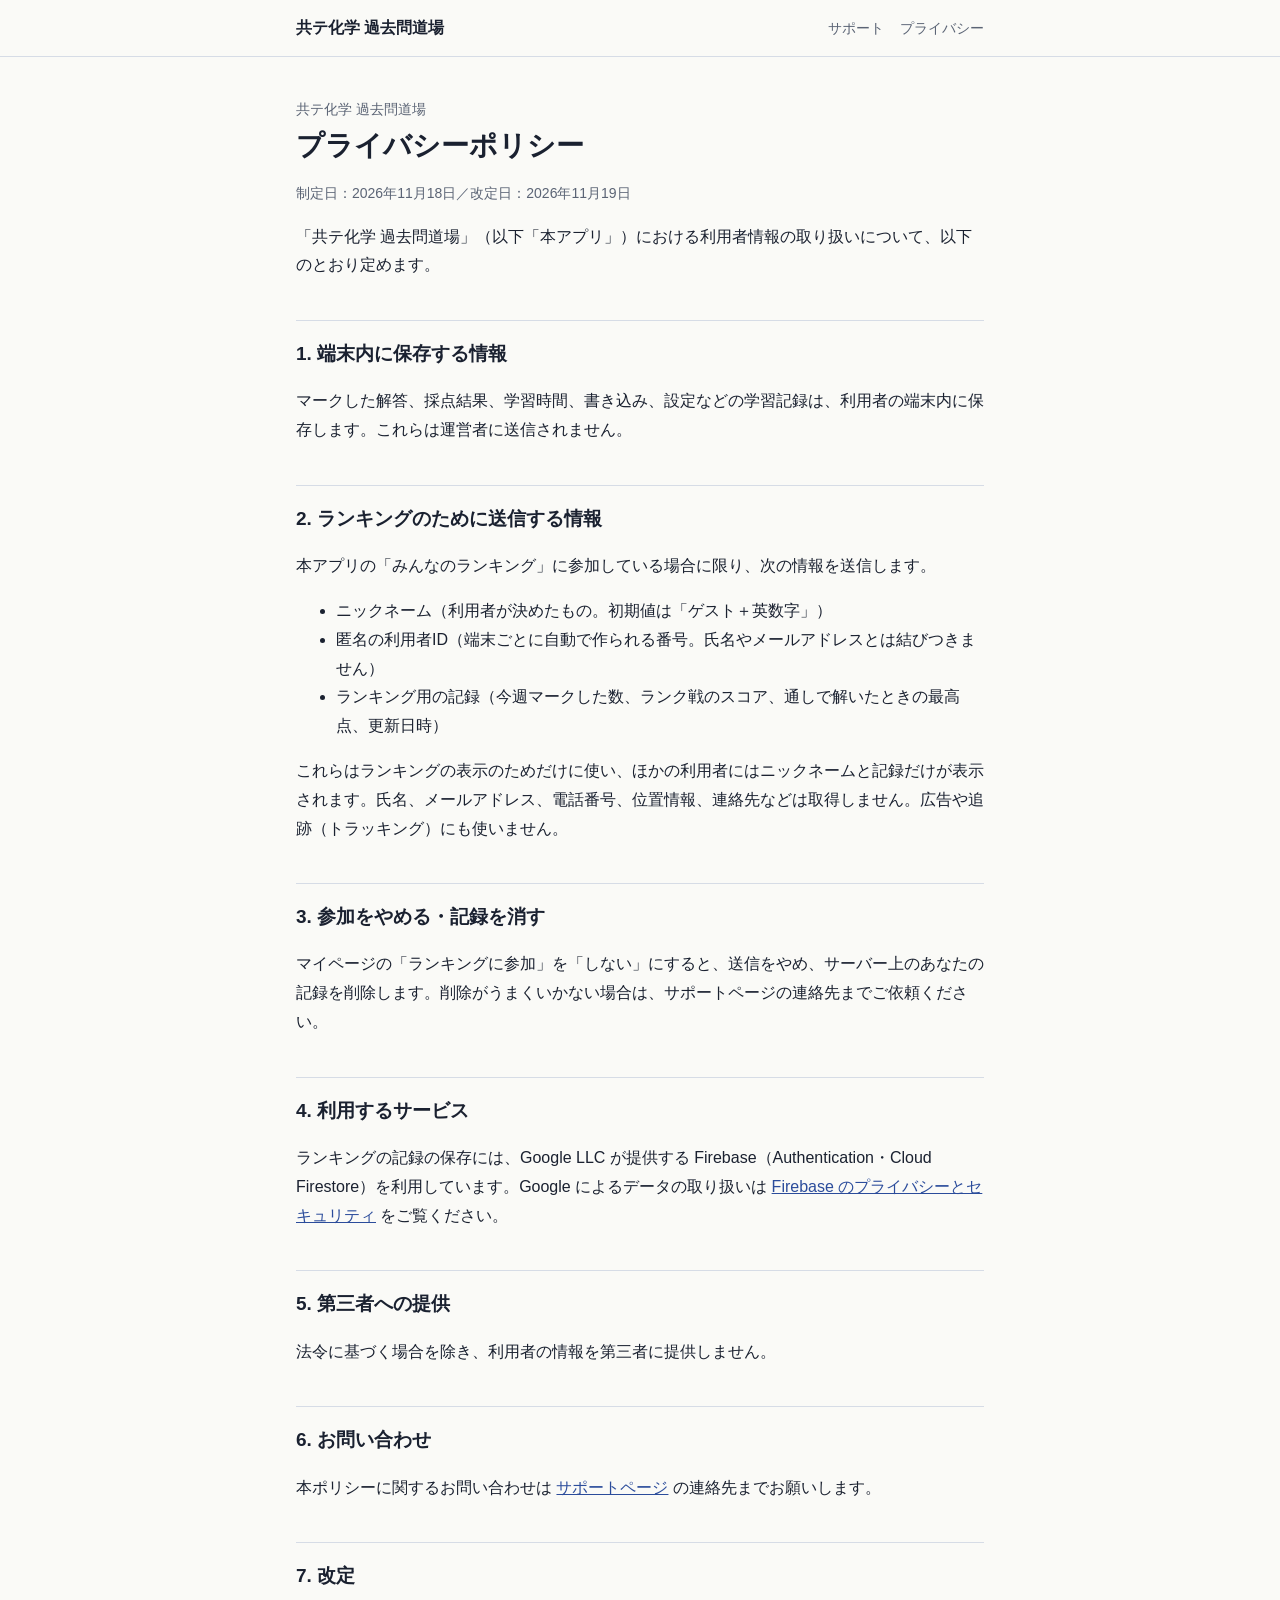
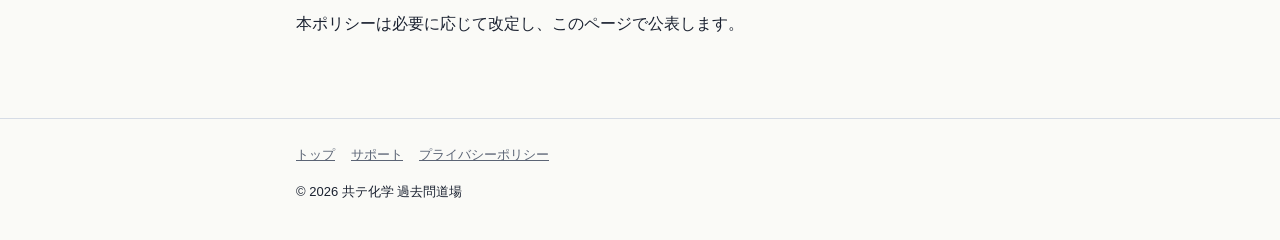
<file: privacy.html>
<!doctype html><html lang="ja"><head><meta charset="utf-8"><meta name="viewport" content="width=device-width,initial-scale=1"><link rel="stylesheet" href="style.css"><title>プライバシーポリシー｜共テ化学 過去問道場</title></head><body><header><div class="wrap"><a class="brand" href="./">共テ化学 過去問道場</a><nav><a href="support.html">サポート</a><a href="privacy.html">プライバシー</a></nav></div></header>
<main><div class="wrap">
<p class="eyebrow">共テ化学 過去問道場</p>
<h1>プライバシーポリシー</h1>
<p class="note">制定日：2026年11月18日／改定日：2026年11月19日</p>
<p>「共テ化学 過去問道場」（以下「本アプリ」）における利用者情報の取り扱いについて、以下のとおり定めます。</p>
<h2>1. 端末内に保存する情報</h2>
<p>マークした解答、採点結果、学習時間、書き込み、設定などの学習記録は、利用者の端末内に保存します。これらは運営者に送信されません。</p>
<h2>2. ランキングのために送信する情報</h2>
<p>本アプリの「みんなのランキング」に参加している場合に限り、次の情報を送信します。</p>
<ul><li>ニックネーム（利用者が決めたもの。初期値は「ゲスト＋英数字」）</li><li>匿名の利用者ID（端末ごとに自動で作られる番号。氏名やメールアドレスとは結びつきません）</li><li>ランキング用の記録（今週マークした数、ランク戦のスコア、通しで解いたときの最高点、更新日時）</li></ul>
<p>これらはランキングの表示のためだけに使い、ほかの利用者にはニックネームと記録だけが表示されます。氏名、メールアドレス、電話番号、位置情報、連絡先などは取得しません。広告や追跡（トラッキング）にも使いません。</p>
<h2>3. 参加をやめる・記録を消す</h2>
<p>マイページの「ランキングに参加」を「しない」にすると、送信をやめ、サーバー上のあなたの記録を削除します。削除がうまくいかない場合は、サポートページの連絡先までご依頼ください。</p>
<h2>4. 利用するサービス</h2>
<p>ランキングの記録の保存には、Google LLC が提供する Firebase（Authentication・Cloud Firestore）を利用しています。Google によるデータの取り扱いは <a href="https://firebase.google.com/support/privacy">Firebase のプライバシーとセキュリティ</a> をご覧ください。</p>
<h2>5. 第三者への提供</h2>
<p>法令に基づく場合を除き、利用者の情報を第三者に提供しません。</p>
<h2>6. お問い合わせ</h2>
<p>本ポリシーに関するお問い合わせは <a href="support.html">サポートページ</a> の連絡先までお願いします。</p>
<h2>7. 改定</h2>
<p>本ポリシーは必要に応じて改定し、このページで公表します。</p>
</div></main><footer><div class="wrap"><a href="./">トップ</a><a href="support.html">サポート</a><a href="privacy.html">プライバシーポリシー</a><p>© 2026 共テ化学 過去問道場</p></div></footer></body></html>
</file>
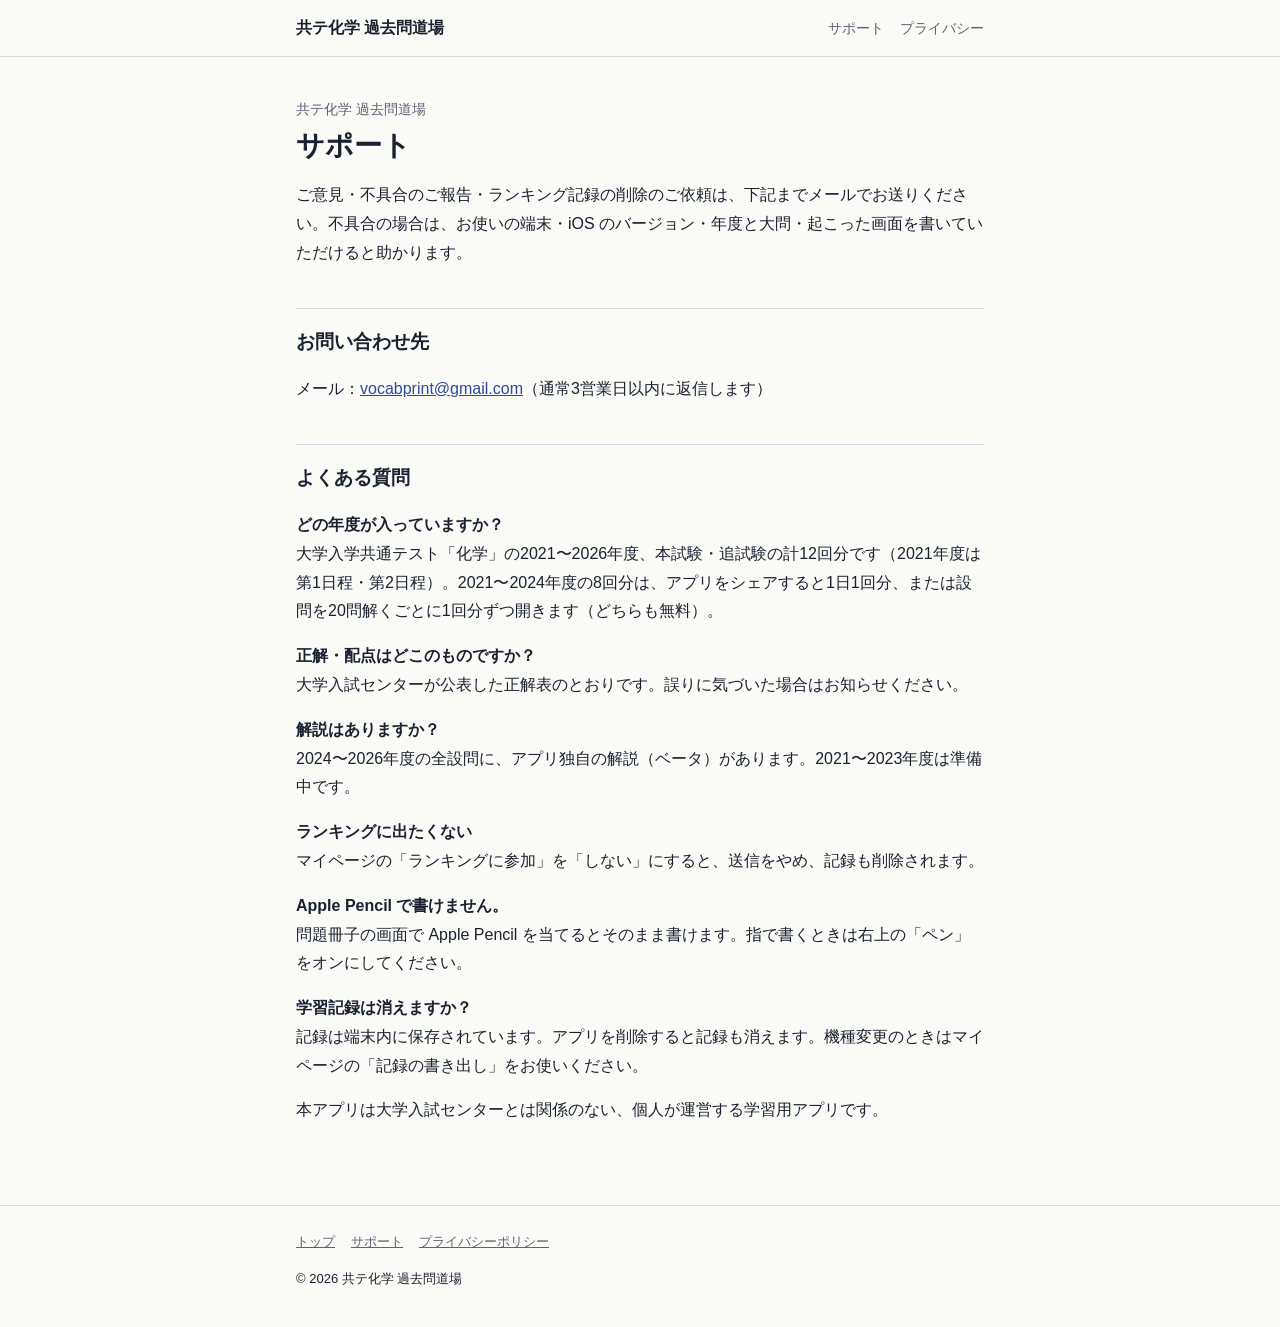
<file: support.html>
<!doctype html><html lang="ja"><head><meta charset="utf-8"><meta name="viewport" content="width=device-width,initial-scale=1"><link rel="stylesheet" href="style.css"><title>サポート｜共テ化学 過去問道場</title></head><body><header><div class="wrap"><a class="brand" href="./">共テ化学 過去問道場</a><nav><a href="support.html">サポート</a><a href="privacy.html">プライバシー</a></nav></div></header>
<main><div class="wrap">
<p class="eyebrow">共テ化学 過去問道場</p>
<h1>サポート</h1>
<p>ご意見・不具合のご報告・ランキング記録の削除のご依頼は、下記までメールでお送りください。不具合の場合は、お使いの端末・iOS のバージョン・年度と大問・起こった画面を書いていただけると助かります。</p>
<h2>お問い合わせ先</h2>
<p>メール：<a href="mailto:vocabprint@gmail.com">vocabprint@gmail.com</a>（通常3営業日以内に返信します）</p>
<h2>よくある質問</h2>
<p><b>どの年度が入っていますか？</b><br>大学入学共通テスト「化学」の2021〜2026年度、本試験・追試験の計12回分です（2021年度は第1日程・第2日程）。2021〜2024年度の8回分は、アプリをシェアすると1日1回分、または設問を20問解くごとに1回分ずつ開きます（どちらも無料）。</p>
<p><b>正解・配点はどこのものですか？</b><br>大学入試センターが公表した正解表のとおりです。誤りに気づいた場合はお知らせください。</p>
<p><b>解説はありますか？</b><br>2024〜2026年度の全設問に、アプリ独自の解説（ベータ）があります。2021〜2023年度は準備中です。</p>
<p><b>ランキングに出たくない</b><br>マイページの「ランキングに参加」を「しない」にすると、送信をやめ、記録も削除されます。</p>
<p><b>Apple Pencil で書けません。</b><br>問題冊子の画面で Apple Pencil を当てるとそのまま書けます。指で書くときは右上の「ペン」をオンにしてください。</p>
<p><b>学習記録は消えますか？</b><br>記録は端末内に保存されています。アプリを削除すると記録も消えます。機種変更のときはマイページの「記録の書き出し」をお使いください。</p>
<p>本アプリは大学入試センターとは関係のない、個人が運営する学習用アプリです。</p>
</div></main><footer><div class="wrap"><a href="./">トップ</a><a href="support.html">サポート</a><a href="privacy.html">プライバシーポリシー</a><p>© 2026 共テ化学 過去問道場</p></div></footer></body></html>
</file>
<file: style.css>
:root{--ink:#1A2130;--muted:#5B6475;--line:#D6DCE6;--bg:#FAFAF7;--card:#fff;--blue:#2B4C9B;--blue-soft:#E6ECF8;--mark:#C8324A}
@media (prefers-color-scheme:dark){:root{--ink:#E6E9EF;--muted:#9AA3B4;--line:#2D3441;--bg:#12161E;--card:#1A1F2A;--blue:#93ABF2;--blue-soft:#1E2740;--mark:#F06A7E}}
*{box-sizing:border-box}
body{margin:0;background:var(--bg);color:var(--ink);font:16px/1.8 -apple-system,BlinkMacSystemFont,"Hiragino Sans","Hiragino Kaku Gothic ProN","Noto Sans JP",sans-serif;-webkit-text-size-adjust:100%}
.wrap{max-width:720px;margin:0 auto;padding:0 16px}
header{border-bottom:1px solid var(--line)}
header .wrap{display:flex;align-items:center;justify-content:space-between;height:56px}
.brand{font-weight:700;color:var(--ink);text-decoration:none}
nav a{color:var(--muted);text-decoration:none;font-size:14px;margin-left:16px}
nav a:hover{color:var(--ink)}
main{padding:40px 0 64px}
.eyebrow{font-size:14px;color:var(--muted);margin:0}
h1{font-size:28px;line-height:1.4;margin:4px 0 16px}
h2{font-size:19px;margin:40px 0 8px;padding-top:16px;border-top:1px solid var(--line)}
p,li{color:var(--ink)}
.lead{font-size:17px;color:var(--muted)}
.badge{display:inline-block;margin:16px 0 8px;padding:10px 18px;border:1px solid var(--ink);border-radius:8px;font-weight:600}
ul.feat{list-style:none;padding:0;margin:0}
ul.feat li{padding:14px 0;border-bottom:1px solid var(--line)}
ul.feat b{display:block}
ul.feat span{color:var(--muted);font-size:15px}
a{color:var(--blue)}
.note{font-size:14px;color:var(--muted)}
footer{border-top:1px solid var(--line);padding:24px 0;font-size:13px;color:var(--muted)}
footer a{color:var(--muted);margin-right:16px}
</file>
